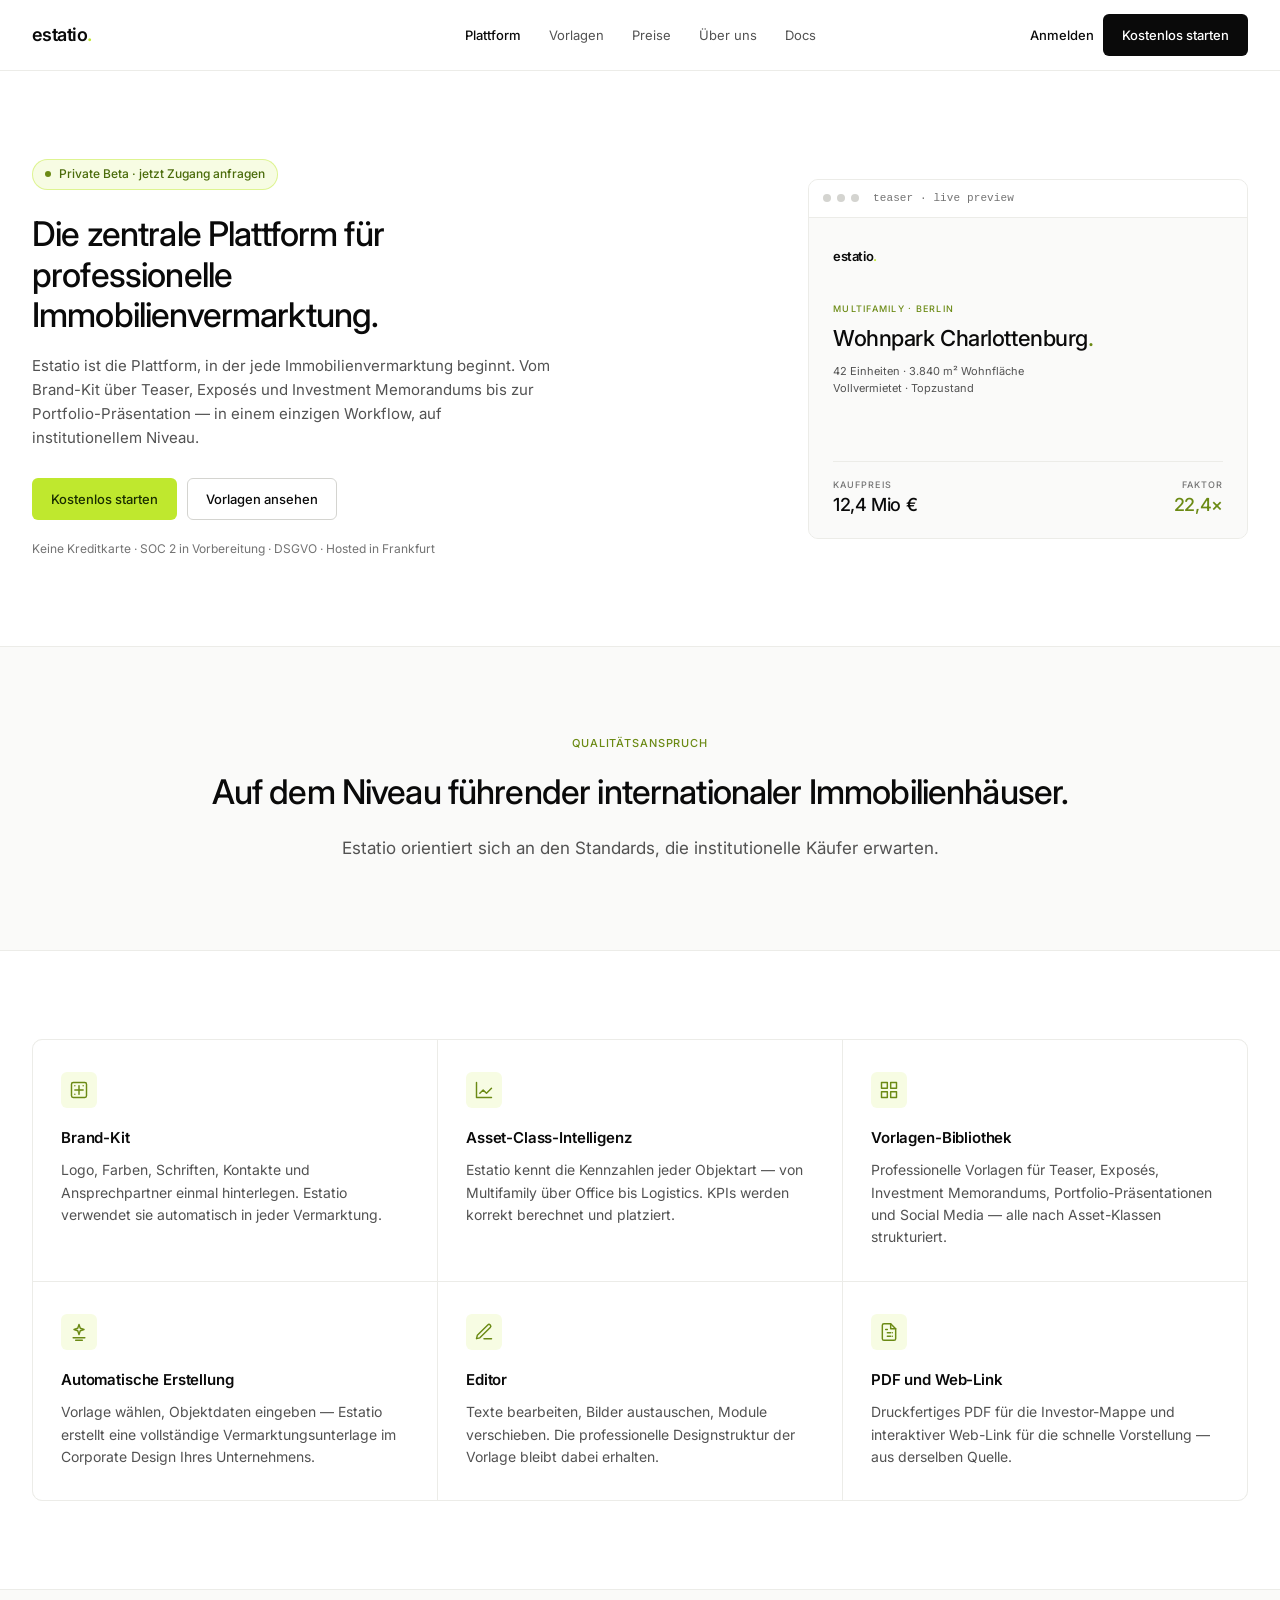
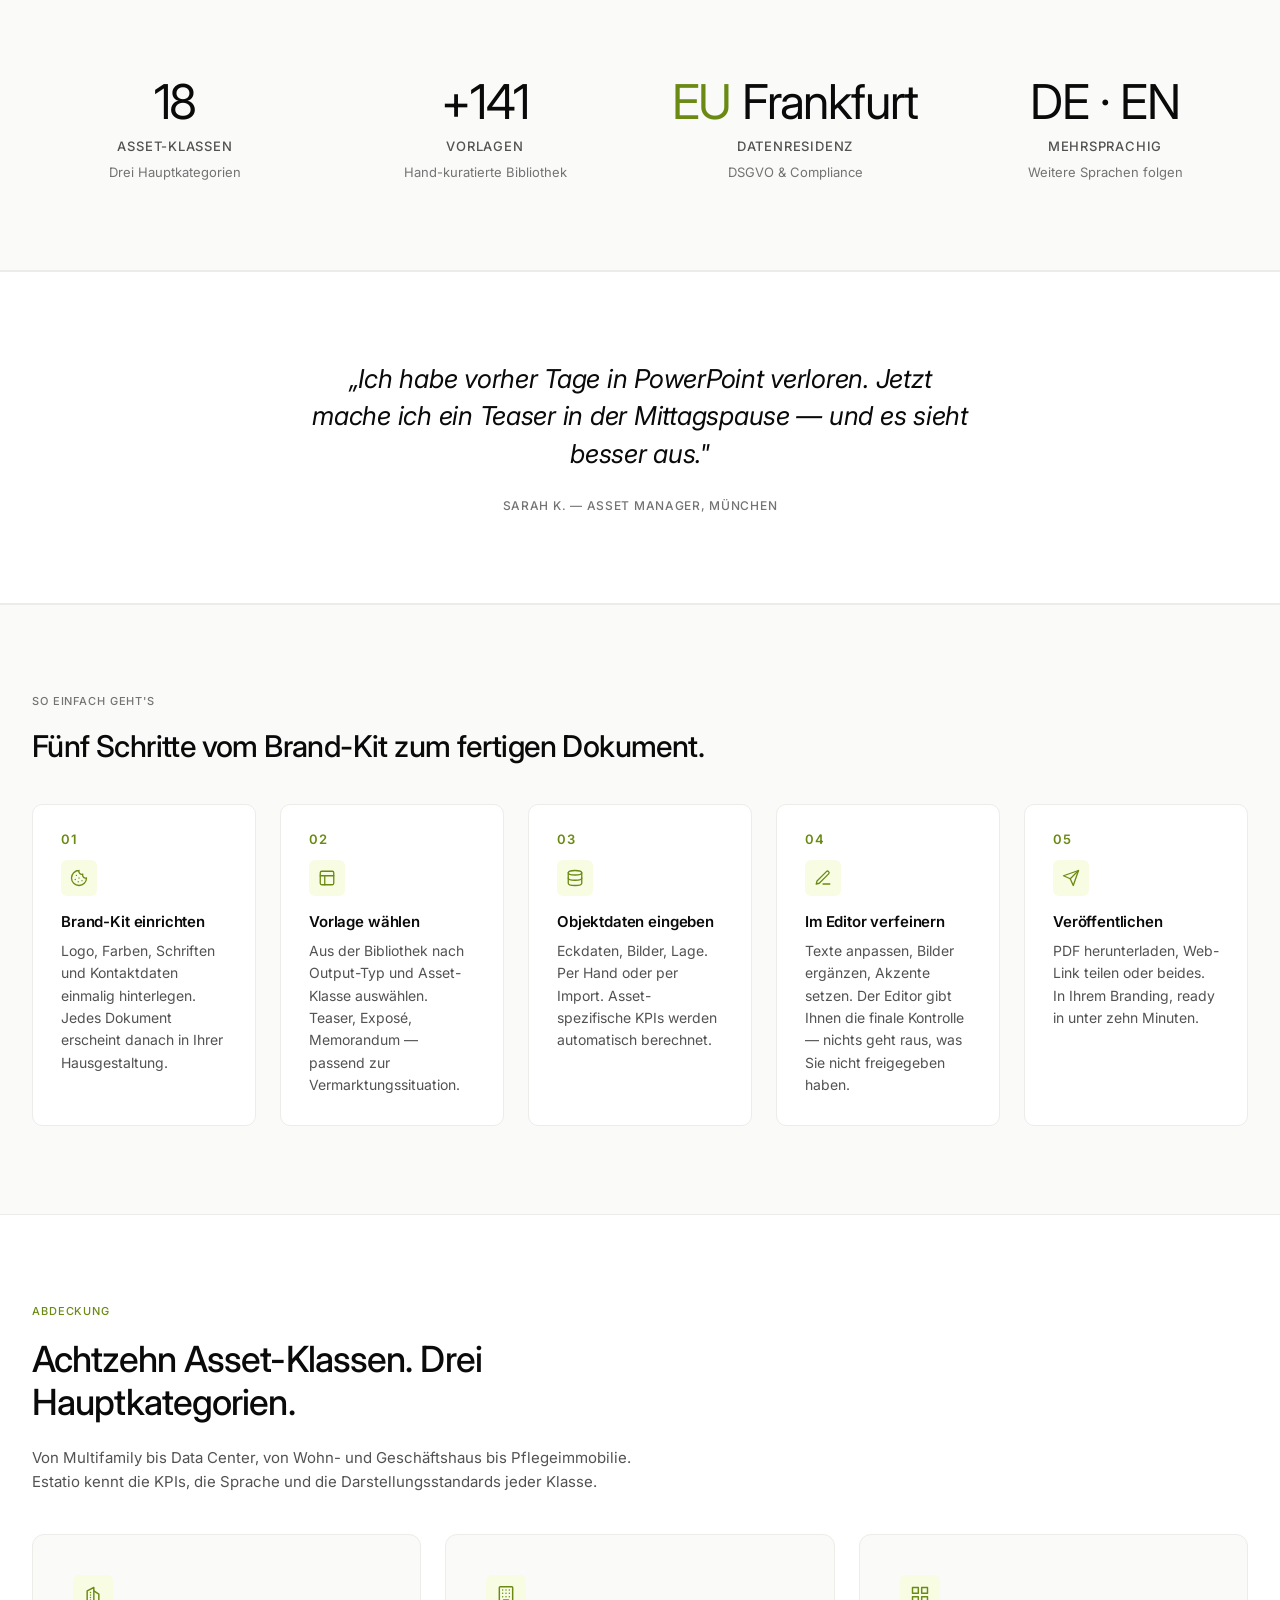
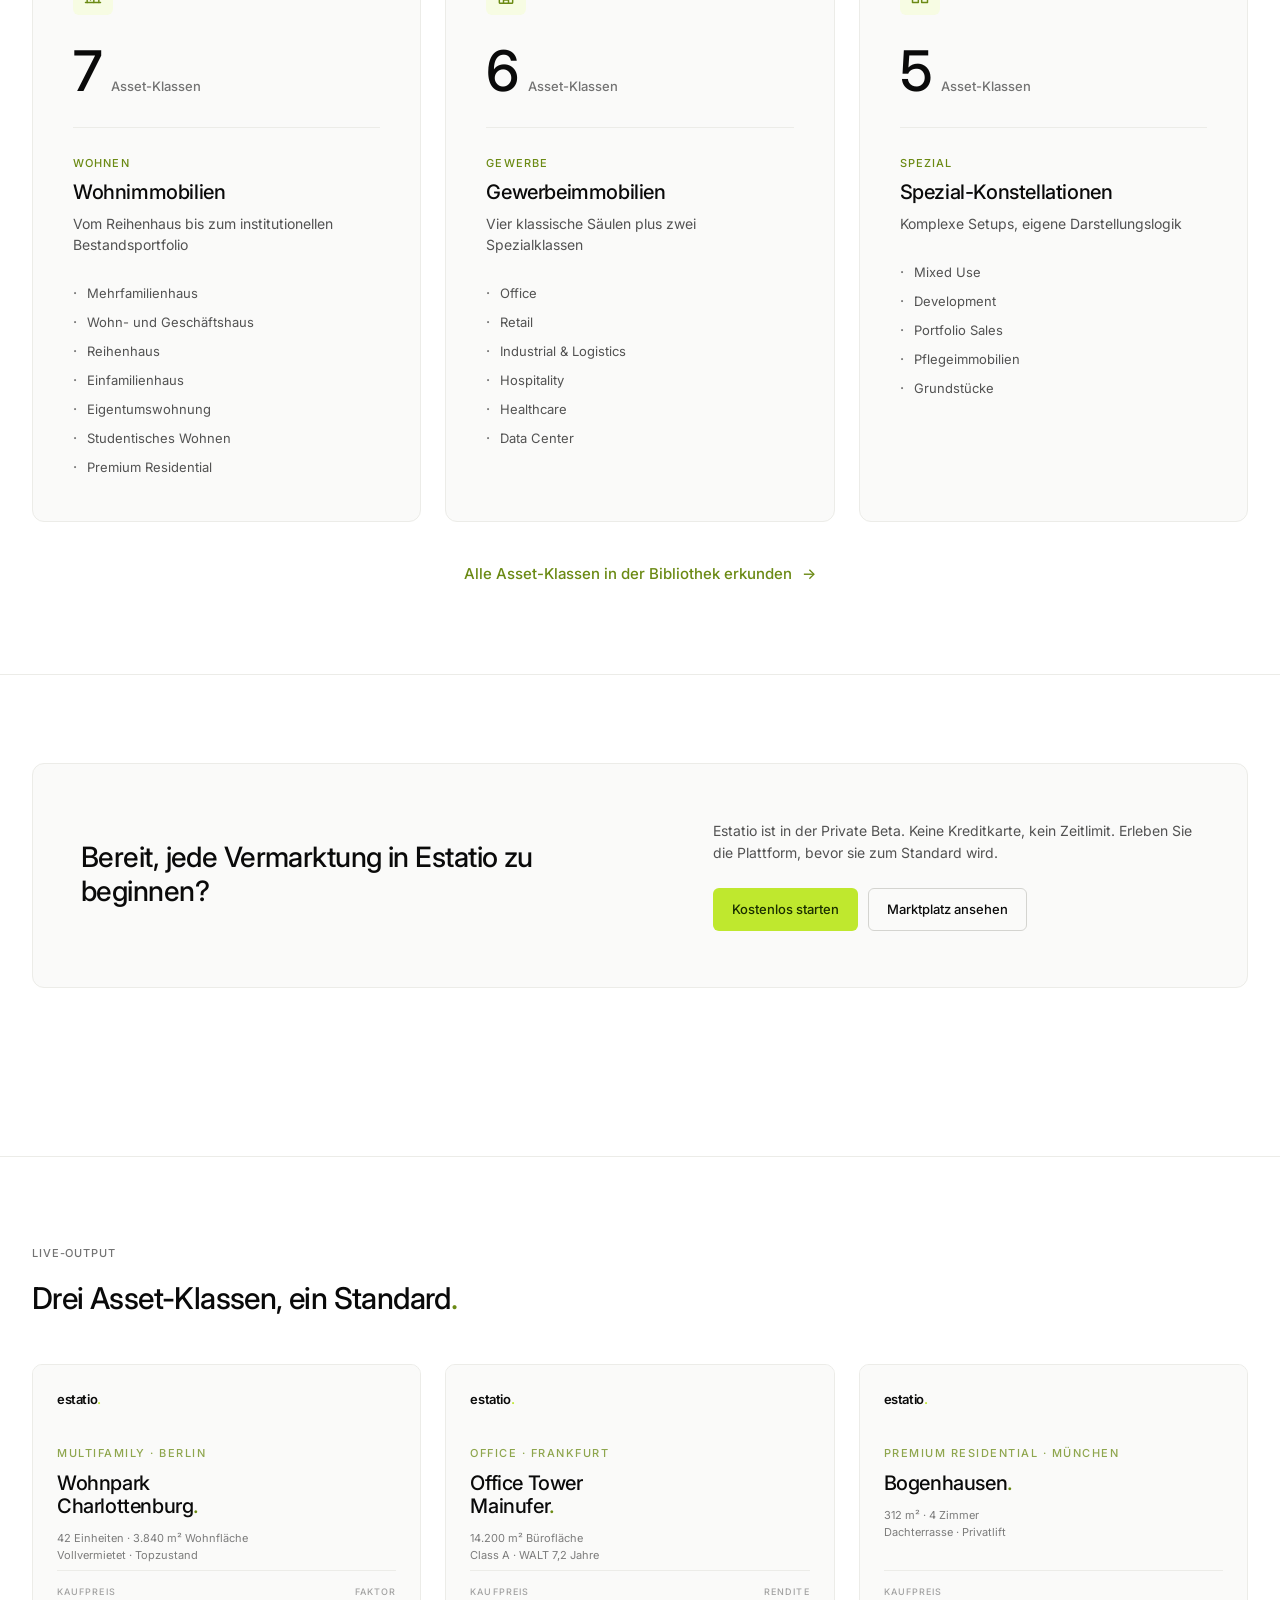
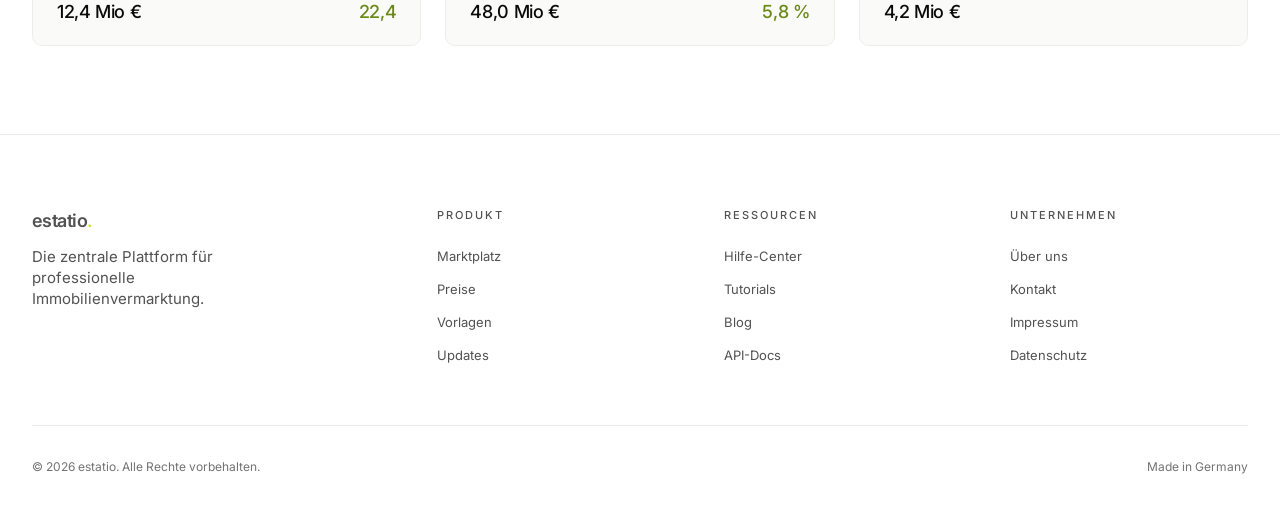
<file: index.html>
<!DOCTYPE html>
<html lang="de">
<head>
<meta charset="UTF-8" />
<meta name="viewport" content="width=device-width, initial-scale=1.0" />
<title>estatio. — Die zentrale Plattform für professionelle Immobilienvermarktung.</title>
<meta name="description" content="Estatio ist die Plattform, in der jede Immobilienvermarktung beginnt. Vom Brand-Kit über Teaser, Exposés und Investment Memorandums bis zur Portfolio-Präsentation — in einem einzigen Workflow." />
<link rel="stylesheet" href="styles.css" />
</head>
<body class="page-index">

<nav class="nav">
  <div class="nav-inner">
    <a href="index.html" class="logo">estatio<span class="lime-dot">.</span></a>
    <div class="nav-links">
      <a href="index.html" class="active">Plattform</a>
      <a href="#">Vorlagen</a>
      <a href="pricing.html">Preise</a>
      <a href="#">Über uns</a>
      <a href="#">Docs</a>
    </div>
    <div class="nav-cta">
      <a href="login.html" class="btn btn-text">Anmelden</a>
      <a href="signup.html" class="btn btn-dark">Kostenlos starten</a>
    </div>
  </div>
</nav>

<section class="hero">
  <div class="container">
    <div class="hero-grid">
      <div class="hero-content">
        <div class="hero-tag">
          <span class="hero-tag-dot"></span>
          <span>Private Beta · jetzt Zugang anfragen</span>
        </div>

        <h1 class="hero-headline">Die zentrale Plattform für professionelle Immobilienvermarktung.</h1>

        <p class="hero-sub">
          Estatio ist die Plattform, in der jede Immobilienvermarktung beginnt. Vom Brand-Kit über Teaser, Exposés und Investment Memorandums bis zur Portfolio-Präsentation — in einem einzigen Workflow, auf institutionellem Niveau.
        </p>

        <div class="hero-actions">
          <a href="signup.html" class="btn btn-primary">Kostenlos starten</a>
          <a href="marketplace.html" class="btn btn-ghost">Vorlagen ansehen</a>
        </div>

        <p class="hero-security">Keine Kreditkarte · SOC 2 in Vorbereitung · DSGVO · Hosted in Frankfurt</p>
      </div>

      <div class="hero-preview-wrap">
        <div class="hero-preview-card">
          <div class="hero-preview-chrome">
            <span class="hero-preview-dot"></span>
            <span class="hero-preview-dot"></span>
            <span class="hero-preview-dot"></span>
            <span class="hero-preview-url">teaser · live preview</span>
          </div>
          <div class="hero-preview-body">
            <div class="hero-preview-logo">estatio<span class="lime-dot">.</span></div>
            <div class="hero-preview-eyebrow">Multifamily · Berlin</div>
            <div class="hero-preview-title">Wohnpark Charlottenburg<span class="accent-dot">.</span></div>
            <div class="hero-preview-meta">42 Einheiten · 3.840 m² Wohnfläche<br/>Vollvermietet · Topzustand</div>
            <div class="hero-preview-footer">
              <div>
                <div class="hero-preview-label">Kaufpreis</div>
                <div class="hero-preview-value">12,4 Mio €</div>
              </div>
              <div class="hero-preview-stat-right">
                <div class="hero-preview-label">Faktor</div>
                <div class="hero-preview-value hero-preview-value-factor">22,4×</div>
              </div>
            </div>
          </div>
        </div>
      </div>
    </div>
  </div>
</section>

<section class="quality-strip">
  <div class="container quality-strip-inner">
    <span class="eyebrow eyebrow-lime">Qualitätsanspruch</span>
    <h2 class="quality-headline">Auf dem Niveau führender internationaler Immobilienhäuser.</h2>
    <p class="quality-subline">Estatio orientiert sich an den Standards, die institutionelle Käufer erwarten.</p>
  </div>
</section>

<section class="section section-features">
  <div class="container">
    <div class="features features-index">
      <div class="feature feature-index">
        <div class="feature-icon-box">
          <svg xmlns="http://www.w3.org/2000/svg" width="20" height="20" viewBox="0 0 24 24" fill="none" stroke="currentColor" stroke-width="1.75" stroke-linecap="round" stroke-linejoin="round"><rect x="3" y="3" width="18" height="18" rx="2"/><path d="M7 7h.01"/><path d="M17 7h.01"/><path d="M7 17h.01"/><path d="M12 7v10"/><path d="M7 12h10"/></svg>
        </div>
        <h3>Brand-Kit</h3>
        <p>Logo, Farben, Schriften, Kontakte und Ansprechpartner einmal hinterlegen. Estatio verwendet sie automatisch in jeder Vermarktung.</p>
      </div>
      <div class="feature feature-index">
        <div class="feature-icon-box">
          <svg xmlns="http://www.w3.org/2000/svg" width="20" height="20" viewBox="0 0 24 24" fill="none" stroke="currentColor" stroke-width="1.75" stroke-linecap="round" stroke-linejoin="round"><path d="M3 3v18h18"/><path d="M7 16l4-4 4 4 6-6"/></svg>
        </div>
        <h3>Asset-Class-Intelligenz</h3>
        <p>Estatio kennt die Kennzahlen jeder Objektart — von Multifamily über Office bis Logistics. KPIs werden korrekt berechnet und platziert.</p>
      </div>
      <div class="feature feature-index">
        <div class="feature-icon-box">
          <svg xmlns="http://www.w3.org/2000/svg" width="20" height="20" viewBox="0 0 24 24" fill="none" stroke="currentColor" stroke-width="1.75" stroke-linecap="round" stroke-linejoin="round"><rect x="3" y="3" width="7" height="7"/><rect x="14" y="3" width="7" height="7"/><rect x="3" y="14" width="7" height="7"/><rect x="14" y="14" width="7" height="7"/></svg>
        </div>
        <h3>Vorlagen-Bibliothek</h3>
        <p>Professionelle Vorlagen für Teaser, Exposés, Investment Memorandums, Portfolio-Präsentationen und Social Media — alle nach Asset-Klassen strukturiert.</p>
      </div>
      <div class="feature feature-index">
        <div class="feature-icon-box">
          <svg xmlns="http://www.w3.org/2000/svg" width="20" height="20" viewBox="0 0 24 24" fill="none" stroke="currentColor" stroke-width="1.75" stroke-linecap="round" stroke-linejoin="round"><path d="M12 3l1.5 4.5L18 9l-4.5 1.5L12 15l-1.5-4.5L6 9l4.5-1.5L12 3z"/><path d="M5 19h14"/><path d="M8 22h8"/></svg>
        </div>
        <h3>Automatische Erstellung</h3>
        <p>Vorlage wählen, Objektdaten eingeben — Estatio erstellt eine vollständige Vermarktungsunterlage im Corporate Design Ihres Unternehmens.</p>
      </div>
      <div class="feature feature-index">
        <div class="feature-icon-box">
          <svg xmlns="http://www.w3.org/2000/svg" width="20" height="20" viewBox="0 0 24 24" fill="none" stroke="currentColor" stroke-width="1.75" stroke-linecap="round" stroke-linejoin="round"><path d="M12 20h9"/><path d="M16.5 3.5a2.12 2.12 0 0 1 3 3L7 19l-4 1 1-4L16.5 3.5z"/></svg>
        </div>
        <h3>Editor</h3>
        <p>Texte bearbeiten, Bilder austauschen, Module verschieben. Die professionelle Designstruktur der Vorlage bleibt dabei erhalten.</p>
      </div>
      <div class="feature feature-index">
        <div class="feature-icon-box">
          <svg xmlns="http://www.w3.org/2000/svg" width="20" height="20" viewBox="0 0 24 24" fill="none" stroke="currentColor" stroke-width="1.75" stroke-linecap="round" stroke-linejoin="round"><path d="M14 2H6a2 2 0 0 0-2 2v16a2 2 0 0 0 2 2h12a2 2 0 0 0 2-2V8z"/><path d="M14 2v6h6"/><path d="M10 13h4"/><path d="M10 17h4"/><path d="M10 9H8"/><path d="M16 13h.01"/><path d="M16 17h.01"/></svg>
        </div>
        <h3>PDF und Web-Link</h3>
        <p>Druckfertiges PDF für die Investor-Mappe und interaktiver Web-Link für die schnelle Vorstellung — aus derselben Quelle.</p>
      </div>
    </div>
  </div>
</section>

<section class="stats-bar">
  <div class="container">
    <div class="stats-grid">
      <div class="stat-item">
        <div class="stat-value">18</div>
        <div class="stat-term">Asset-Klassen</div>
        <p class="stat-sublabel">Drei Hauptkategorien</p>
      </div>
      <div class="stat-item">
        <div class="stat-value">+141</div>
        <div class="stat-term">Vorlagen</div>
        <p class="stat-sublabel">Hand-kuratierte Bibliothek</p>
      </div>
      <div class="stat-item">
        <div class="stat-value"><span class="stat-accent">EU</span> Frankfurt</div>
        <div class="stat-term">Datenresidenz</div>
        <p class="stat-sublabel">DSGVO &amp; Compliance</p>
      </div>
      <div class="stat-item">
        <div class="stat-value">DE · EN</div>
        <div class="stat-term">Mehrsprachig</div>
        <p class="stat-sublabel">Weitere Sprachen folgen</p>
      </div>
    </div>
  </div>
</section>

<section class="editorial-quote">
  <div class="editorial-quote-inner">
    <div class="editorial-quote-text">
      „Ich habe vorher Tage in PowerPoint verloren. Jetzt mache ich ein Teaser in der Mittagspause — und es sieht besser aus."
    </div>
    <div class="editorial-quote-meta">Sarah K. — Asset Manager, München</div>
  </div>
</section>

<section class="section section-soft section-steps">
  <div class="container">
    <div class="section-heading">
      <span class="eyebrow">So einfach geht's</span>
      <h2 class="heading-md">Fünf Schritte vom Brand-Kit zum fertigen Dokument.</h2>
    </div>

    <div class="steps steps-index steps-five">
      <div class="step step-card">
        <div class="step-num">01</div>
        <div class="step-icon-box">
          <svg xmlns="http://www.w3.org/2000/svg" width="18" height="18" viewBox="0 0 24 24" fill="none" stroke="currentColor" stroke-width="1.75" stroke-linecap="round" stroke-linejoin="round"><path d="M12 2a10 10 0 1 0 10 10 4 4 0 0 1-5-5 4 4 0 0 1-5-5"/><path d="M8.5 8.5v.01"/><path d="M16 15.5v.01"/><path d="M12 12v.01"/><path d="M11 17v.01"/><path d="M7 14v.01"/></svg>
        </div>
        <h4>Brand-Kit einrichten</h4>
        <p>Logo, Farben, Schriften und Kontaktdaten einmalig hinterlegen. Jedes Dokument erscheint danach in Ihrer Hausgestaltung.</p>
      </div>
      <div class="step step-card">
        <div class="step-num">02</div>
        <div class="step-icon-box">
          <svg xmlns="http://www.w3.org/2000/svg" width="18" height="18" viewBox="0 0 24 24" fill="none" stroke="currentColor" stroke-width="1.75" stroke-linecap="round" stroke-linejoin="round"><rect x="3" y="3" width="18" height="18" rx="2"/><path d="M3 9h18"/><path d="M9 21V9"/></svg>
        </div>
        <h4>Vorlage wählen</h4>
        <p>Aus der Bibliothek nach Output-Typ und Asset-Klasse auswählen. Teaser, Exposé, Memorandum — passend zur Vermarktungssituation.</p>
      </div>
      <div class="step step-card">
        <div class="step-num">03</div>
        <div class="step-icon-box">
          <svg xmlns="http://www.w3.org/2000/svg" width="18" height="18" viewBox="0 0 24 24" fill="none" stroke="currentColor" stroke-width="1.75" stroke-linecap="round" stroke-linejoin="round"><ellipse cx="12" cy="5" rx="9" ry="3"/><path d="M3 5v14c0 1.66 4.03 3 9 3s9-1.34 9-3V5"/><path d="M3 12c0 1.66 4.03 3 9 3s9-1.34 9-3"/></svg>
        </div>
        <h4>Objektdaten eingeben</h4>
        <p>Eckdaten, Bilder, Lage. Per Hand oder per Import. Asset-spezifische KPIs werden automatisch berechnet.</p>
      </div>
      <div class="step step-card">
        <div class="step-num">04</div>
        <div class="step-icon-box">
          <svg xmlns="http://www.w3.org/2000/svg" width="18" height="18" viewBox="0 0 24 24" fill="none" stroke="currentColor" stroke-width="1.75" stroke-linecap="round" stroke-linejoin="round"><path d="M12 20h9"/><path d="M16.5 3.5a2.12 2.12 0 0 1 3 3L7 19l-4 1 1-4Z"/></svg>
        </div>
        <h4>Im Editor verfeinern</h4>
        <p>Texte anpassen, Bilder ergänzen, Akzente setzen. Der Editor gibt Ihnen die finale Kontrolle — nichts geht raus, was Sie nicht freigegeben haben.</p>
      </div>
      <div class="step step-card">
        <div class="step-num">05</div>
        <div class="step-icon-box">
          <svg xmlns="http://www.w3.org/2000/svg" width="18" height="18" viewBox="0 0 24 24" fill="none" stroke="currentColor" stroke-width="1.75" stroke-linecap="round" stroke-linejoin="round"><path d="m22 2-7 20-4-9-9-4Z"/><path d="M22 2 11 13"/></svg>
        </div>
        <h4>Veröffentlichen</h4>
        <p>PDF herunterladen, Web-Link teilen oder beides. In Ihrem Branding, ready in unter zehn Minuten.</p>
      </div>
    </div>
  </div>
</section>

<section class="section section-categories">
  <div class="container">
    <div class="section-heading section-heading-categories">
      <span class="eyebrow eyebrow-lime">Abdeckung</span>
      <h2 class="heading-categories">Achtzehn Asset-Klassen. Drei Hauptkategorien.</h2>
      <p class="section-sub">Von Multifamily bis Data Center, von Wohn- und Geschäftshaus bis Pflegeimmobilie. Estatio kennt die KPIs, die Sprache und die Darstellungsstandards jeder Klasse.</p>
    </div>

    <div class="category-cards">
      <article class="category-card">
        <div class="category-card-icon">
          <svg xmlns="http://www.w3.org/2000/svg" width="20" height="20" viewBox="0 0 24 24" fill="none" stroke="currentColor" stroke-width="1.75" stroke-linecap="round" stroke-linejoin="round"><path d="M3 21h18"/><path d="M5 21V7l8-4v18"/><path d="M19 21V11l-6-4"/><path d="M9 9v.01"/><path d="M9 12v.01"/><path d="M9 15v.01"/><path d="M9 18v.01"/></svg>
        </div>
        <div class="category-stat">
          <span class="category-stat-num">7</span>
          <span class="category-stat-label">Asset-Klassen</span>
        </div>
        <div class="category-card-divider"></div>
        <span class="category-card-eyebrow">Wohnen</span>
        <h3 class="category-card-title">Wohnimmobilien</h3>
        <p class="category-card-desc">Vom Reihenhaus bis zum institutionellen Bestandsportfolio</p>
        <ul class="category-card-list">
          <li>Mehrfamilienhaus</li>
          <li>Wohn- und Geschäftshaus</li>
          <li>Reihenhaus</li>
          <li>Einfamilienhaus</li>
          <li>Eigentumswohnung</li>
          <li>Studentisches Wohnen</li>
          <li>Premium Residential</li>
        </ul>
      </article>

      <article class="category-card">
        <div class="category-card-icon">
          <svg xmlns="http://www.w3.org/2000/svg" width="20" height="20" viewBox="0 0 24 24" fill="none" stroke="currentColor" stroke-width="1.75" stroke-linecap="round" stroke-linejoin="round"><rect x="4" y="2" width="16" height="20" rx="1"/><path d="M9 22v-4h6v4"/><path d="M8 6h.01"/><path d="M16 6h.01"/><path d="M12 6h.01"/><path d="M12 10h.01"/><path d="M12 14h.01"/><path d="M16 10h.01"/><path d="M16 14h.01"/><path d="M8 10h.01"/><path d="M8 14h.01"/></svg>
        </div>
        <div class="category-stat">
          <span class="category-stat-num">6</span>
          <span class="category-stat-label">Asset-Klassen</span>
        </div>
        <div class="category-card-divider"></div>
        <span class="category-card-eyebrow">Gewerbe</span>
        <h3 class="category-card-title">Gewerbeimmobilien</h3>
        <p class="category-card-desc">Vier klassische Säulen plus zwei Spezialklassen</p>
        <ul class="category-card-list">
          <li>Office</li>
          <li>Retail</li>
          <li>Industrial &amp; Logistics</li>
          <li>Hospitality</li>
          <li>Healthcare</li>
          <li>Data Center</li>
        </ul>
      </article>

      <article class="category-card">
        <div class="category-card-icon">
          <svg xmlns="http://www.w3.org/2000/svg" width="20" height="20" viewBox="0 0 24 24" fill="none" stroke="currentColor" stroke-width="1.75" stroke-linecap="round" stroke-linejoin="round"><rect x="3" y="3" width="7" height="7"/><rect x="14" y="3" width="7" height="7"/><rect x="3" y="14" width="7" height="7"/><rect x="14" y="14" width="7" height="7"/></svg>
        </div>
        <div class="category-stat">
          <span class="category-stat-num">5</span>
          <span class="category-stat-label">Asset-Klassen</span>
        </div>
        <div class="category-card-divider"></div>
        <span class="category-card-eyebrow">Spezial</span>
        <h3 class="category-card-title">Spezial-Konstellationen</h3>
        <p class="category-card-desc">Komplexe Setups, eigene Darstellungslogik</p>
        <ul class="category-card-list">
          <li>Mixed Use</li>
          <li>Development</li>
          <li>Portfolio Sales</li>
          <li>Pflegeimmobilien</li>
          <li>Grundstücke</li>
        </ul>
      </article>
    </div>

    <a href="marketplace.html" class="category-explore-link">Alle Asset-Klassen in der Bibliothek erkunden</a>
  </div>
</section>

<section class="section section-cta">
  <div class="container">
    <div class="cta-band">
      <div>
        <h2>Bereit, jede Vermarktung in Estatio zu beginnen?</h2>
      </div>
      <div>
        <p>Estatio ist in der Private Beta. Keine Kreditkarte, kein Zeitlimit. Erleben Sie die Plattform, bevor sie zum Standard wird.</p>
        <div class="cta-actions">
          <a href="signup.html" class="btn btn-primary">Kostenlos starten</a>
          <a href="marketplace.html" class="btn btn-ghost">Marktplatz ansehen</a>
        </div>
      </div>
    </div>
  </div>
</section>

<section class="section section-showcase">
  <div class="container">
    <div class="section-heading section-heading-compact">
      <span class="eyebrow">Live-Output</span>
      <h2 class="heading-md">Drei Asset-Klassen, ein Standard<span class="accent-dot">.</span></h2>
    </div>

    <div class="showcase">
      <div class="expo-card">
        <div class="expo-preview">
          <div class="expo-mini-logo">estatio<span class="lime-dot">.</span></div>
          <div class="expo-eyebrow">Multifamily · Berlin</div>
          <div class="expo-title">Wohnpark<br/>Charlottenburg<span class="accent-dot">.</span></div>
          <div class="expo-meta">42 Einheiten · 3.840 m² Wohnfläche<br/>Vollvermietet · Topzustand</div>
          <div class="expo-footer">
            <div>
              <div class="expo-price-label">Kaufpreis</div>
              <div class="expo-price">12,4 Mio €</div>
            </div>
            <div class="expo-stat-right">
              <div class="expo-price-label">Faktor</div>
              <div class="expo-price expo-price-accent">22,4</div>
            </div>
          </div>
        </div>
      </div>

      <div class="expo-card">
        <div class="expo-preview">
          <div class="expo-mini-logo">estatio<span class="lime-dot">.</span></div>
          <div class="expo-eyebrow">Office · Frankfurt</div>
          <div class="expo-title">Office Tower<br/>Mainufer<span class="accent-dot">.</span></div>
          <div class="expo-meta">14.200 m² Bürofläche<br/>Class A · WALT 7,2 Jahre</div>
          <div class="expo-footer">
            <div>
              <div class="expo-price-label">Kaufpreis</div>
              <div class="expo-price">48,0 Mio €</div>
            </div>
            <div class="expo-stat-right">
              <div class="expo-price-label">Rendite</div>
              <div class="expo-price expo-price-accent">5,8 %</div>
            </div>
          </div>
        </div>
      </div>

      <div class="expo-card">
        <div class="expo-preview">
          <div class="expo-mini-logo">estatio<span class="lime-dot">.</span></div>
          <div class="expo-eyebrow">Premium Residential · München</div>
          <div class="expo-title">Bogenhausen<span class="accent-dot">.</span></div>
          <div class="expo-meta">312 m² · 4 Zimmer<br/>Dachterrasse · Privatlift</div>
          <div class="expo-footer">
            <div>
              <div class="expo-price-label">Kaufpreis</div>
              <div class="expo-price">4,2 Mio €</div>
            </div>
          </div>
        </div>
      </div>
    </div>
  </div>
</section>

<footer class="footer">
  <div class="container">
    <div class="footer-grid">
      <div class="footer-brand">
        <a href="index.html" class="logo">estatio<span class="lime-dot">.</span></a>
        <p class="footer-tag">Die zentrale Plattform für professionelle Immobilienvermarktung.</p>
      </div>
      <div>
        <h5>Produkt</h5>
        <ul>
          <li><a href="marketplace.html">Marktplatz</a></li>
          <li><a href="pricing.html">Preise</a></li>
          <li><a href="#">Vorlagen</a></li>
          <li><a href="#">Updates</a></li>
        </ul>
      </div>
      <div>
        <h5>Ressourcen</h5>
        <ul>
          <li><a href="#">Hilfe-Center</a></li>
          <li><a href="#">Tutorials</a></li>
          <li><a href="#">Blog</a></li>
          <li><a href="#">API-Docs</a></li>
        </ul>
      </div>
      <div>
        <h5>Unternehmen</h5>
        <ul>
          <li><a href="#">Über uns</a></li>
          <li><a href="#">Kontakt</a></li>
          <li><a href="#">Impressum</a></li>
          <li><a href="#">Datenschutz</a></li>
        </ul>
      </div>
    </div>
    <div class="footer-bottom">
      <div>© 2026 estatio. Alle Rechte vorbehalten.</div>
      <div>Made in Germany</div>
    </div>
  </div>
</footer>

</body>
</html>
</file>
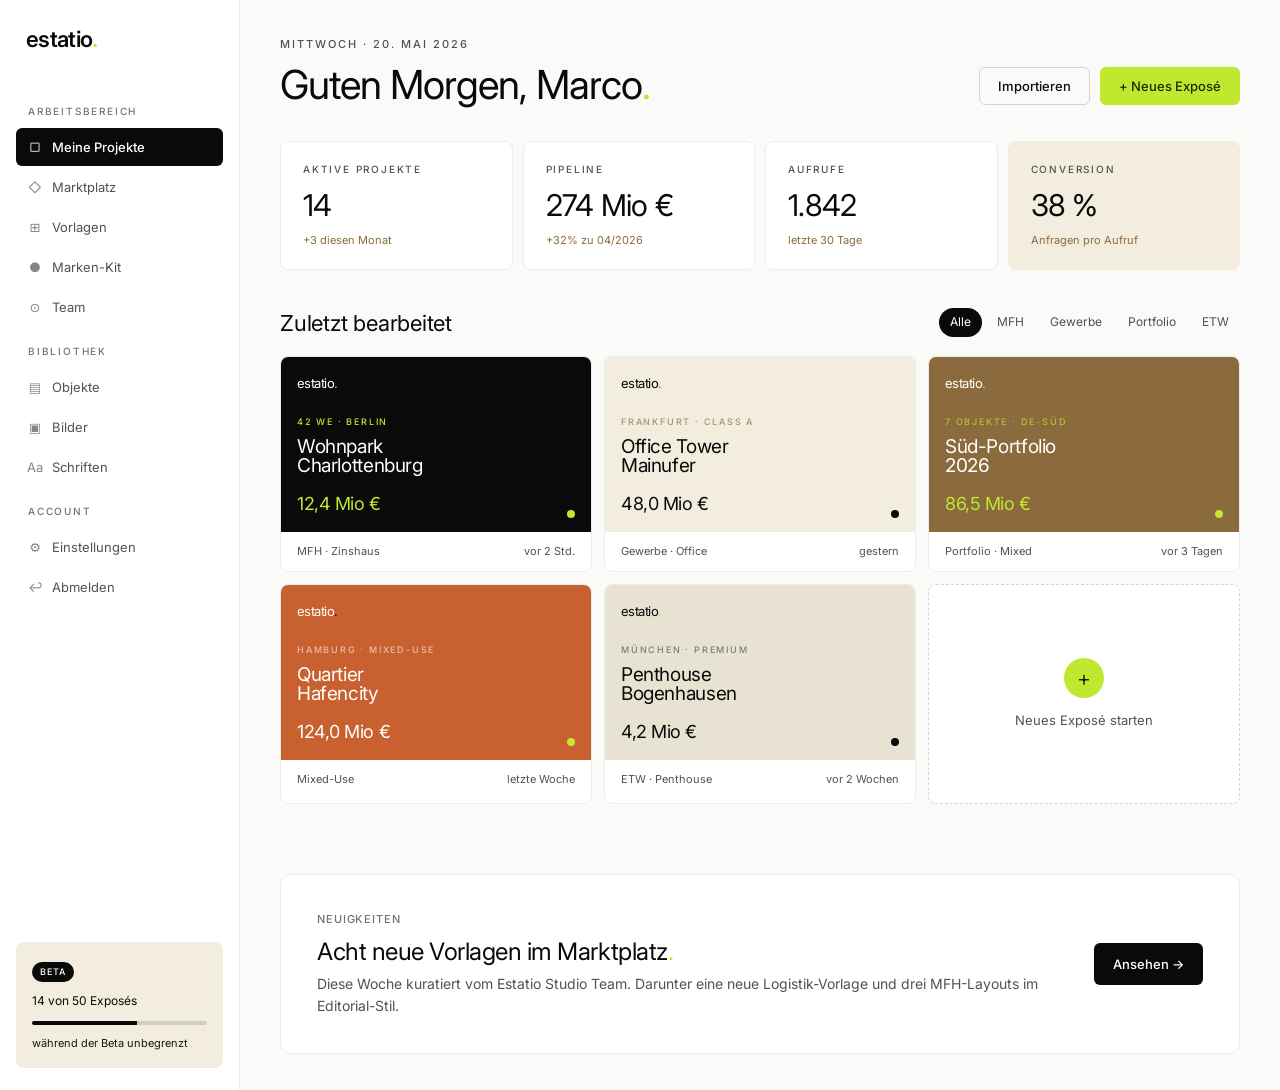
<file: dashboard.html>
<!DOCTYPE html>
<html lang="de">
<head>
<meta charset="UTF-8" />
<meta name="viewport" content="width=device-width, initial-scale=1.0" />
<title>Dashboard · estatio.</title>
<link rel="stylesheet" href="styles.css" />
</head>
<body>

<div class="app-shell">

  <aside class="sidebar">
    <a href="index.html" class="logo">estatio<span class="lime-dot">.</span></a>

    <div class="sidebar-section-label">Arbeitsbereich</div>
    <a href="dashboard.html" class="sidebar-item active">
      <span class="icon">▢</span>
      Meine Projekte
    </a>
    <a href="marketplace.html" class="sidebar-item">
      <span class="icon">◇</span>
      Marktplatz
    </a>
    <a href="#" class="sidebar-item">
      <span class="icon">⊞</span>
      Vorlagen
    </a>
    <a href="#" class="sidebar-item">
      <span class="icon">●</span>
      Marken-Kit
    </a>
    <a href="#" class="sidebar-item">
      <span class="icon">⊙</span>
      Team
    </a>

    <div class="sidebar-section-label">Bibliothek</div>
    <a href="#" class="sidebar-item">
      <span class="icon">▤</span>
      Objekte
    </a>
    <a href="#" class="sidebar-item">
      <span class="icon">▣</span>
      Bilder
    </a>
    <a href="#" class="sidebar-item">
      <span class="icon">Aa</span>
      Schriften
    </a>

    <div class="sidebar-section-label">Account</div>
    <a href="#" class="sidebar-item">
      <span class="icon">⚙</span>
      Einstellungen
    </a>
    <a href="index.html" class="sidebar-item">
      <span class="icon">↩</span>
      Abmelden
    </a>

    <div class="sidebar-footer">
      <span class="upgrade-tag">Beta</span>
      <div class="quota">14 von 50 Exposés</div>
      <div class="quota-bar"><div class="quota-fill"></div></div>
      <div style="font-size: 11px; color: var(--ink-soft);">während der Beta unbegrenzt</div>
    </div>
  </aside>

  <main class="main">

    <div class="main-header">
      <div>
        <div class="sub">Mittwoch · 20. Mai 2026</div>
        <h1>Guten Morgen, Marco<span class="lime-dot">.</span></h1>
      </div>
      <div class="main-actions">
        <button class="btn btn-ghost">Importieren</button>
        <button class="btn btn-primary">+ Neues Exposé</button>
      </div>
    </div>

    <div class="stats">
      <div class="stat">
        <div class="stat-label">Aktive Projekte</div>
        <div class="stat-value">14</div>
        <div class="stat-trend">+3 diesen Monat</div>
      </div>
      <div class="stat">
        <div class="stat-label">Pipeline</div>
        <div class="stat-value">274 Mio €</div>
        <div class="stat-trend">+32% zu 04/2026</div>
      </div>
      <div class="stat">
        <div class="stat-label">Aufrufe</div>
        <div class="stat-value">1.842</div>
        <div class="stat-trend">letzte 30 Tage</div>
      </div>
      <div class="stat cream">
        <div class="stat-label">Conversion</div>
        <div class="stat-value">38 %</div>
        <div class="stat-trend">Anfragen pro Aufruf</div>
      </div>
    </div>

    <div class="projects-row">
      <div class="title">Zuletzt bearbeitet</div>
      <div class="filters">
        <span class="mini-pill active">Alle</span>
        <span class="mini-pill">MFH</span>
        <span class="mini-pill">Gewerbe</span>
        <span class="mini-pill">Portfolio</span>
        <span class="mini-pill">ETW</span>
      </div>
    </div>

    <div class="projects">

      <div class="project-card">
        <div class="project-preview ink">
          <div style="font-family: var(--serif); font-size: 13px; letter-spacing: -0.04em;">estatio<span class="lime-dot">.</span></div>
          <div style="margin-top: 22px;">
            <div class="project-tag">42 WE · Berlin</div>
            <div class="project-title" style="margin-top: 8px;">Wohnpark<br/>Charlottenburg</div>
          </div>
          <div class="project-bottom">
            <div class="project-price" style="color: var(--lime);">12,4 Mio €</div>
            <div class="project-dot"></div>
          </div>
        </div>
        <div class="project-meta">
          <span>MFH · Zinshaus</span>
          <span>vor 2 Std.</span>
        </div>
      </div>

      <div class="project-card">
        <div class="project-preview cream">
          <div style="font-family: var(--serif); font-size: 13px; letter-spacing: -0.04em;">estatio<span style="color: var(--bronze);">.</span></div>
          <div style="margin-top: 22px;">
            <div class="project-tag" style="color: var(--bronze);">Frankfurt · Class A</div>
            <div class="project-title" style="margin-top: 8px;">Office Tower<br/>Mainufer</div>
          </div>
          <div class="project-bottom">
            <div class="project-price">48,0 Mio €</div>
            <div class="project-dot"></div>
          </div>
        </div>
        <div class="project-meta">
          <span>Gewerbe · Office</span>
          <span>gestern</span>
        </div>
      </div>

      <div class="project-card">
        <div class="project-preview bronze">
          <div style="font-family: var(--serif); font-size: 13px; letter-spacing: -0.04em;">estatio<span class="lime-dot">.</span></div>
          <div style="margin-top: 22px;">
            <div class="project-tag" style="color: var(--lime);">7 Objekte · DE-Süd</div>
            <div class="project-title" style="margin-top: 8px;">Süd-Portfolio<br/>2026</div>
          </div>
          <div class="project-bottom">
            <div class="project-price" style="color: var(--lime);">86,5 Mio €</div>
            <div class="project-dot"></div>
          </div>
        </div>
        <div class="project-meta">
          <span>Portfolio · Mixed</span>
          <span>vor 3 Tagen</span>
        </div>
      </div>

      <div class="project-card">
        <div class="project-preview terracotta">
          <div style="font-family: var(--serif); font-size: 13px; letter-spacing: -0.04em;">estatio<span style="color: var(--ink);">.</span></div>
          <div style="margin-top: 22px;">
            <div class="project-tag" style="color: rgba(255,255,255,0.85);">Hamburg · Mixed-Use</div>
            <div class="project-title" style="margin-top: 8px;">Quartier<br/>Hafencity</div>
          </div>
          <div class="project-bottom">
            <div class="project-price">124,0 Mio €</div>
            <div class="project-dot"></div>
          </div>
        </div>
        <div class="project-meta">
          <span>Mixed-Use</span>
          <span>letzte Woche</span>
        </div>
      </div>

      <div class="project-card">
        <div class="project-preview linen">
          <div style="font-family: var(--serif); font-size: 13px; letter-spacing: -0.04em;">estatio<span class="lime-dot">.</span></div>
          <div style="margin-top: 22px;">
            <div class="project-tag" style="color: var(--slate);">München · Premium</div>
            <div class="project-title" style="margin-top: 8px;">Penthouse<br/>Bogenhausen</div>
          </div>
          <div class="project-bottom">
            <div class="project-price">4,2 Mio €</div>
            <div class="project-dot"></div>
          </div>
        </div>
        <div class="project-meta">
          <span>ETW · Penthouse</span>
          <span>vor 2 Wochen</span>
        </div>
      </div>

      <a href="marketplace.html" class="project-add">
        <div class="add-circle">+</div>
        <div class="add-text">Neues Exposé starten</div>
      </a>

    </div>

    <div class="dashboard-callout">
      <div>
        <span class="eyebrow" style="margin-bottom: 10px; display: block;">Neuigkeiten</span>
        <h3>Acht neue Vorlagen im Marktplatz<span class="lime-dot">.</span></h3>
        <p>Diese Woche kuratiert vom Estatio Studio Team. Darunter eine neue Logistik-Vorlage und drei MFH-Layouts im Editorial-Stil.</p>
      </div>
      <a href="marketplace.html" class="btn btn-dark">Ansehen →</a>
    </div>

  </main>
</div>

</body>
</html>
</file>
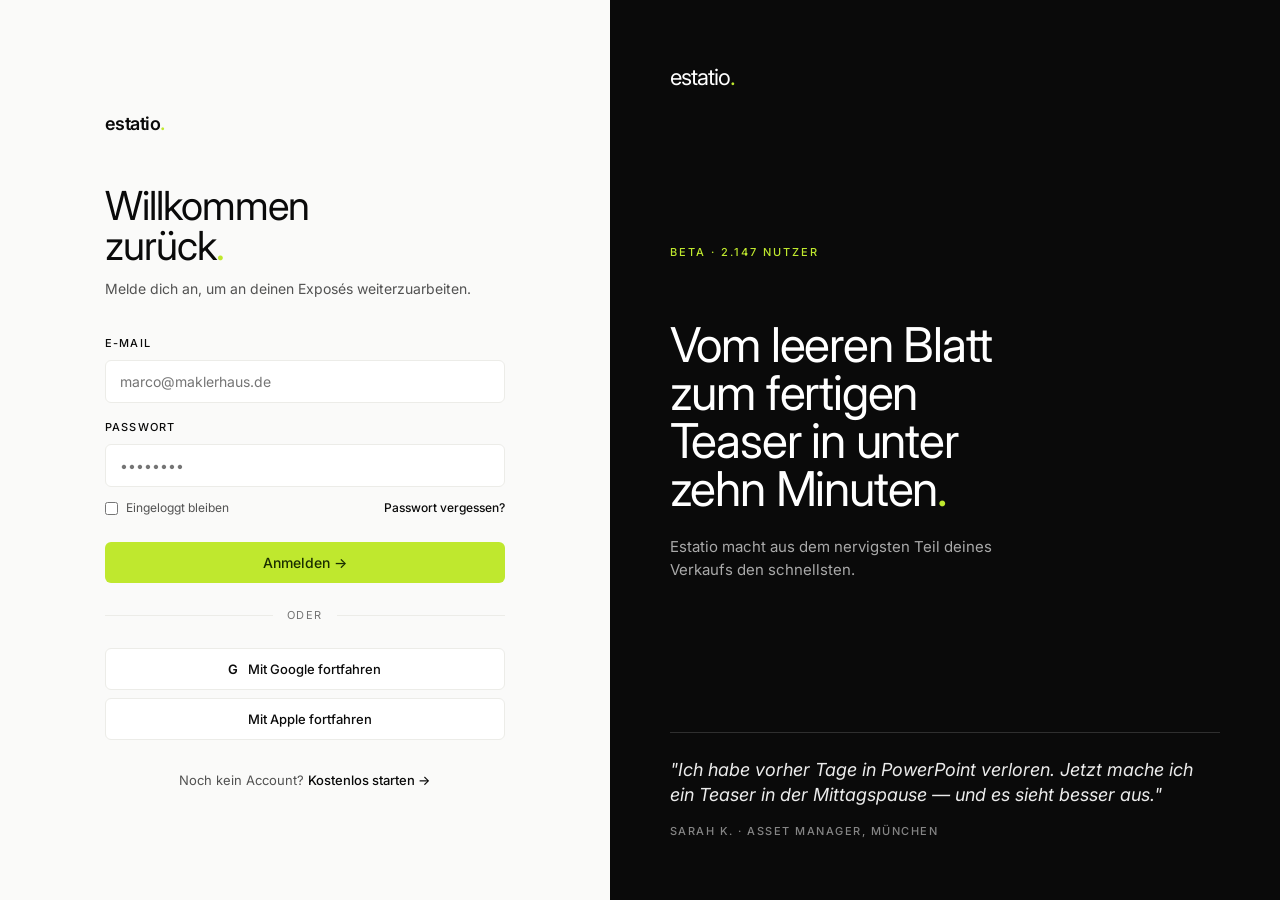
<file: login.html>
<!DOCTYPE html>
<html lang="de">
<head>
<meta charset="UTF-8" />
<meta name="viewport" content="width=device-width, initial-scale=1.0" />
<title>Anmelden · estatio.</title>
<link rel="stylesheet" href="styles.css" />
</head>
<body>

<div class="auth-page">

  <div class="auth-form-side">
    <div class="auth-form-inner">
      <a href="index.html" class="logo" style="display: block; margin-bottom: 48px;">estatio<span class="lime-dot">.</span></a>

      <h1>Willkommen<br/>zurück<span class="lime-dot">.</span></h1>
      <p class="sub">Melde dich an, um an deinen Exposés weiterzuarbeiten.</p>

      <form onsubmit="event.preventDefault(); window.location='dashboard.html';">
        <div class="field">
          <label for="email">E-Mail</label>
          <input type="email" id="email" placeholder="marco@maklerhaus.de" required />
        </div>

        <div class="field">
          <label for="password">Passwort</label>
          <input type="password" id="password" placeholder="••••••••" required />
        </div>

        <div class="field-row">
          <label style="display: flex; gap: 8px; align-items: center; cursor: pointer; text-transform: none; letter-spacing: 0; font-weight: 400;">
            <input type="checkbox" style="margin: 0;" />
            <span style="font-size: 12px;">Eingeloggt bleiben</span>
          </label>
          <a href="#">Passwort vergessen?</a>
        </div>

        <button type="submit" class="btn btn-primary btn-full">Anmelden →</button>
      </form>

      <div class="divider-or">oder</div>

      <button class="social-btn">
        <span style="font-weight: 600;">G</span>
        Mit Google fortfahren
      </button>
      <button class="social-btn">
        <span></span>
        Mit Apple fortfahren
      </button>

      <div class="auth-foot">
        Noch kein Account? <a href="signup.html">Kostenlos starten →</a>
      </div>
    </div>
  </div>

  <div class="auth-side">
    <div style="font-family: var(--serif); font-size: 22px; letter-spacing: -0.04em;">estatio<span class="lime-dot">.</span></div>

    <div>
      <div style="font-size: 11px; letter-spacing: 2px; text-transform: uppercase; color: var(--lime); margin-bottom: 20px; font-weight: 500;">Beta · 2.147 Nutzer</div>
      <h2 class="auth-side-headline">
        Vom leeren Blatt<br/>zum fertigen<br/>Teaser in unter<br/>zehn Minuten<span class="lime-dot">.</span>
      </h2>
      <p class="auth-side-sub">
        Estatio macht aus dem nervigsten Teil deines Verkaufs den schnellsten.
      </p>
    </div>

    <div>
      <div class="auth-quote">
        "Ich habe vorher Tage in PowerPoint verloren. Jetzt mache ich ein Teaser in der Mittagspause — und es sieht besser aus."
      </div>
      <div class="auth-quote-meta">
        Sarah K. · Asset Manager, München
      </div>
    </div>
  </div>

</div>

</body>
</html>
</file>
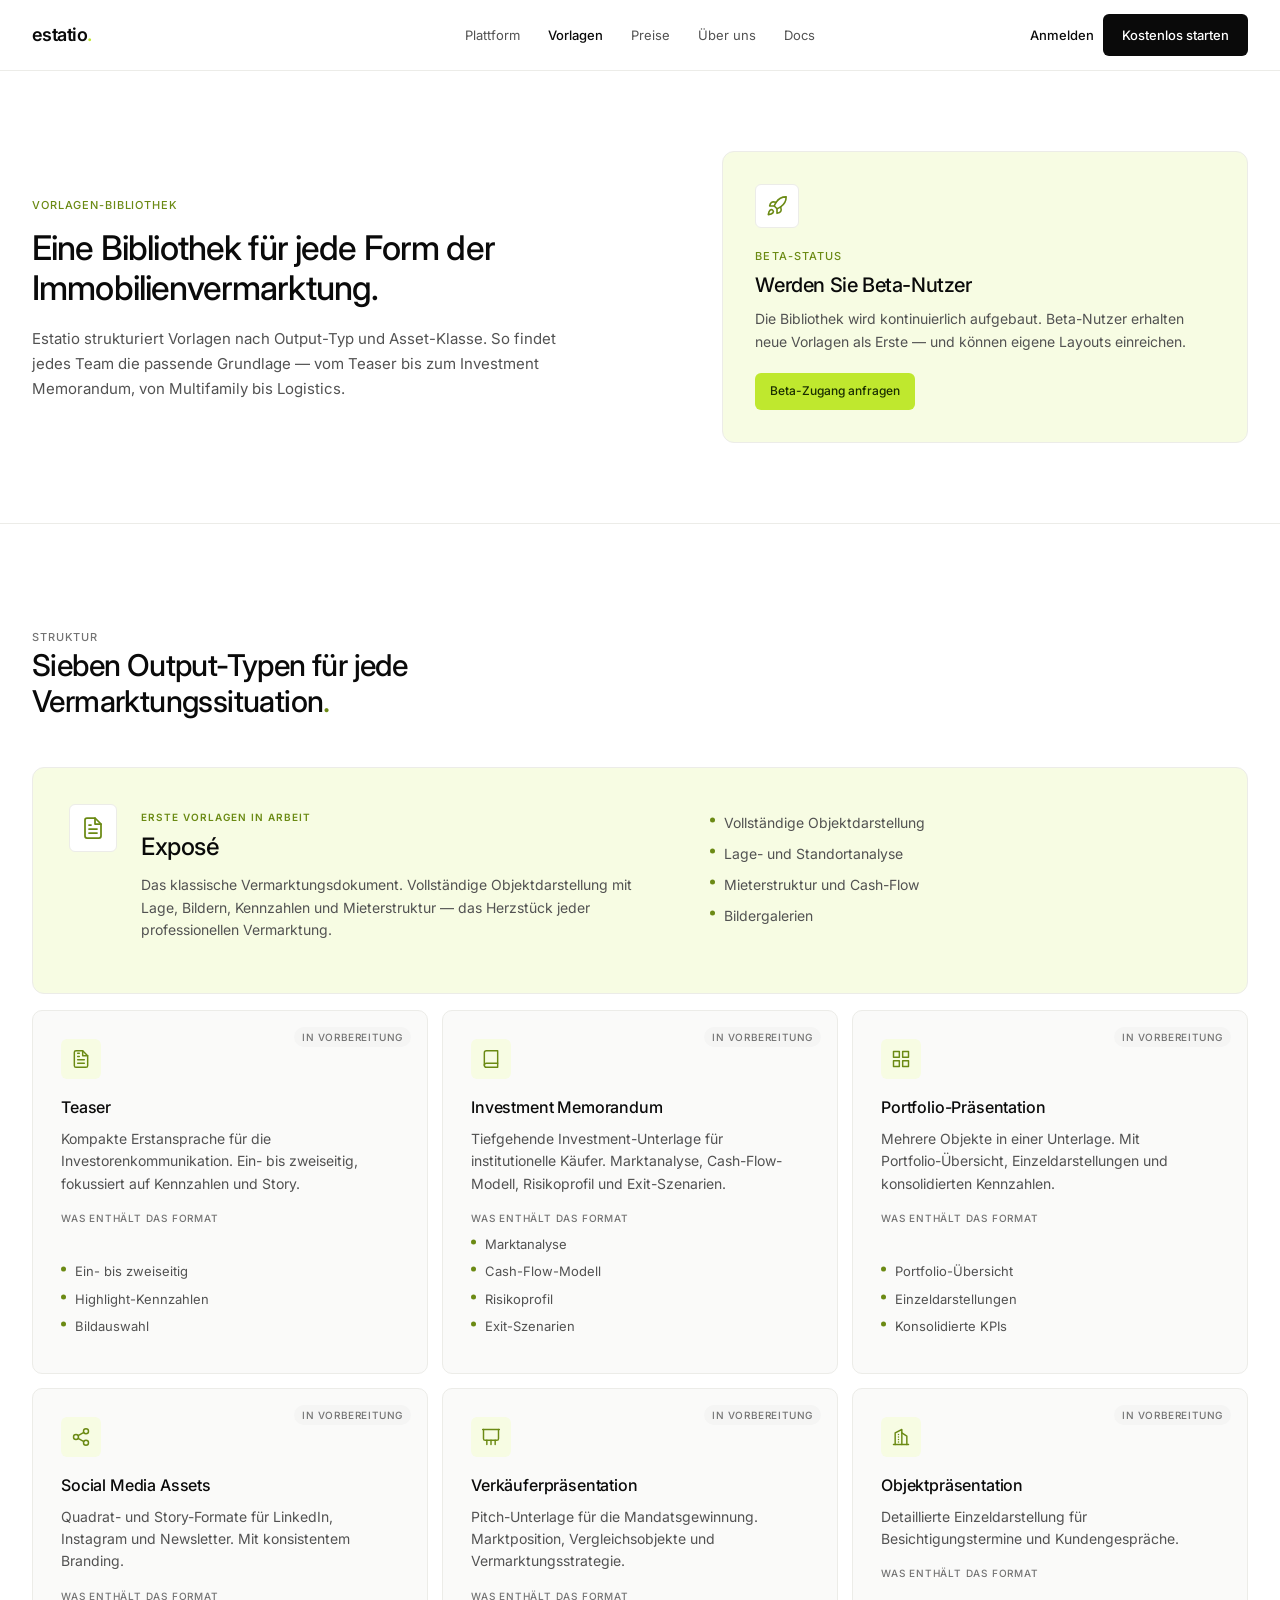
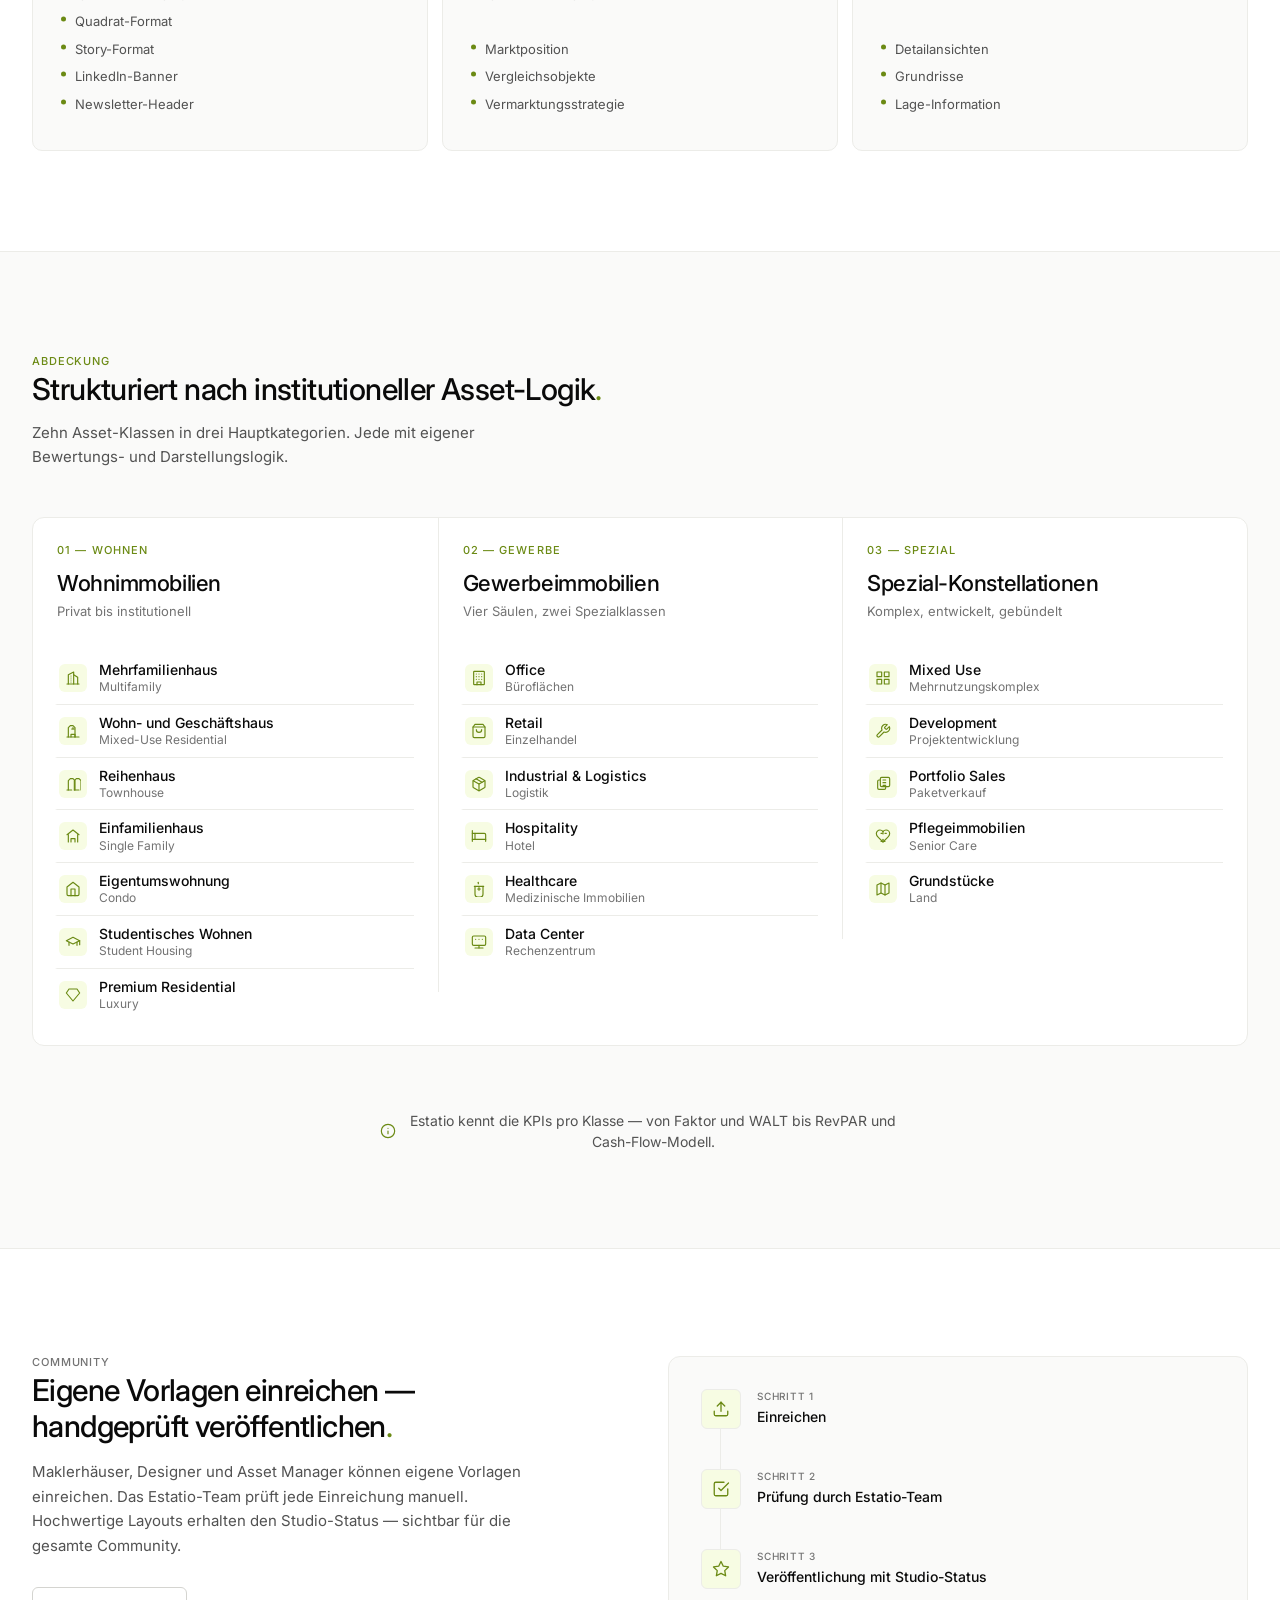
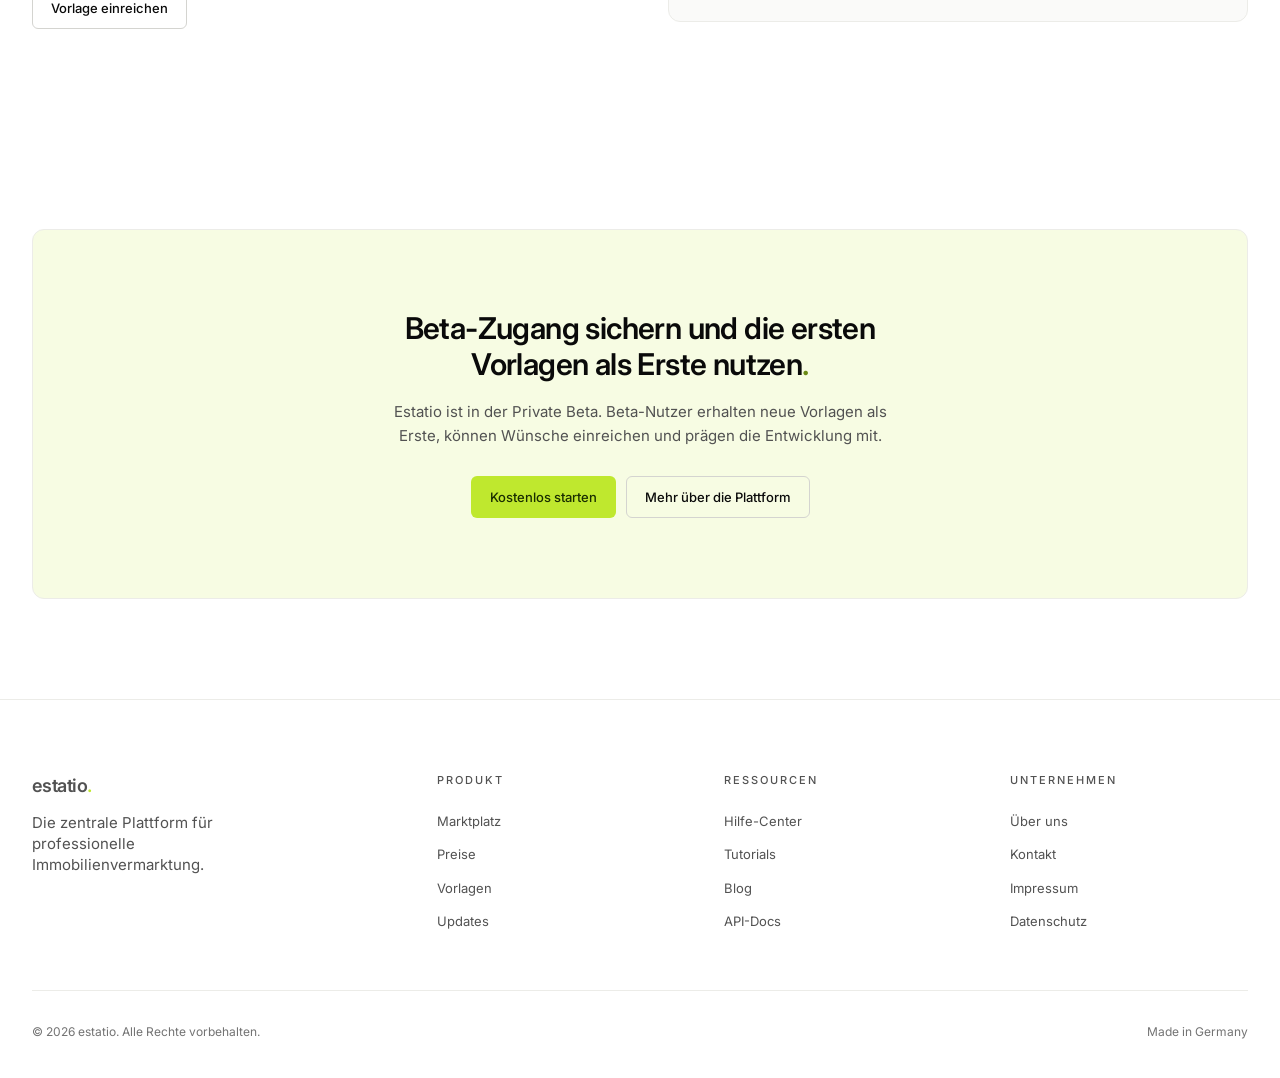
<file: marketplace.html>
<!DOCTYPE html>
<html lang="de">
<head>
<meta charset="UTF-8" />
<meta name="viewport" content="width=device-width, initial-scale=1.0" />
<title>Vorlagen-Bibliothek · estatio.</title>
<meta name="description" content="Estatio strukturiert Vorlagen nach Output-Typ und Asset-Klasse — vom Teaser bis zum Investment Memorandum, von Multifamily bis Logistics." />
<link rel="stylesheet" href="styles.css" />
</head>
<body class="page-marketplace">

<nav class="nav">
  <div class="nav-inner">
    <a href="index.html" class="logo">estatio<span class="lime-dot">.</span></a>
    <div class="nav-links">
      <a href="index.html">Plattform</a>
      <a href="marketplace.html" class="active">Vorlagen</a>
      <a href="pricing.html">Preise</a>
      <a href="#">Über uns</a>
      <a href="#">Docs</a>
    </div>
    <div class="nav-cta">
      <a href="login.html" class="btn btn-text">Anmelden</a>
      <a href="signup.html" class="btn btn-dark">Kostenlos starten</a>
    </div>
  </div>
</nav>

<section class="library-hero">
  <div class="container">
    <div class="library-hero-grid">
      <div class="library-hero-content">
        <span class="eyebrow eyebrow-lime">Vorlagen-Bibliothek</span>
        <h1 class="library-hero-headline">Eine Bibliothek für jede Form der Immobilienvermarktung.</h1>
        <p class="library-hero-sub">
          Estatio strukturiert Vorlagen nach Output-Typ und Asset-Klasse. So findet jedes Team die passende Grundlage — vom Teaser bis zum Investment Memorandum, von Multifamily bis Logistics.
        </p>
      </div>

      <div class="library-beta-card">
        <div class="library-beta-icon">
          <svg xmlns="http://www.w3.org/2000/svg" width="22" height="22" viewBox="0 0 24 24" fill="none" stroke="currentColor" stroke-width="1.75" stroke-linecap="round" stroke-linejoin="round"><path d="M4.5 16.5c-1.5 1.26-2 5-2 5s3.74-.5 5-2c.71-.84.7-2.13-.09-2.91a2.18 2.18 0 0 0-2.91-.09z"/><path d="M12 15l-3-3a22 22 0 0 1 2-3.95A12.88 12.88 0 0 1 22 2c0 2.72-.78 7.5-6 11a22.35 22.35 0 0 1-4 2z"/><path d="M9 12H4s.55-3.03 2-4c1.62-1.08 5 0 5 0"/><path d="M12 15v5s3.03-.55 4-2c1.08-1.62 0-5 0-5"/></svg>
        </div>
        <span class="library-beta-eyebrow">Beta-Status</span>
        <h2 class="library-beta-title">Werden Sie Beta-Nutzer</h2>
        <p class="library-beta-text">Die Bibliothek wird kontinuierlich aufgebaut. Beta-Nutzer erhalten neue Vorlagen als Erste — und können eigene Layouts einreichen.</p>
        <a href="signup.html" class="btn btn-primary btn-sm">Beta-Zugang anfragen</a>
      </div>
    </div>
  </div>
</section>

<section class="library-section library-section-output">
  <div class="container">
    <div class="library-section-header">
      <span class="eyebrow">Struktur</span>
      <h2 class="heading-md">Sieben Output-Typen für jede Vermarktungssituation<span class="accent-dot">.</span></h2>
    </div>

    <article class="output-featured">
      <div class="output-featured-main">
        <div class="output-icon-box output-icon-box-lg">
          <svg xmlns="http://www.w3.org/2000/svg" width="24" height="24" viewBox="0 0 24 24" fill="none" stroke="currentColor" stroke-width="1.75" stroke-linecap="round" stroke-linejoin="round"><path d="M14 2H6a2 2 0 0 0-2 2v16a2 2 0 0 0 2 2h12a2 2 0 0 0 2-2V8z"/><path d="M14 2v6h6"/><path d="M16 13H8"/><path d="M16 17H8"/><path d="M10 9H8"/></svg>
        </div>
        <div class="output-featured-text">
          <span class="output-featured-tag">Erste Vorlagen in Arbeit</span>
          <h3 class="output-featured-title">Exposé</h3>
          <p class="output-desc">Das klassische Vermarktungsdokument. Vollständige Objektdarstellung mit Lage, Bildern, Kennzahlen und Mieterstruktur — das Herzstück jeder professionellen Vermarktung.</p>
        </div>
      </div>
      <ul class="output-bullets output-bullets-featured">
        <li>Vollständige Objektdarstellung</li>
        <li>Lage- und Standortanalyse</li>
        <li>Mieterstruktur und Cash-Flow</li>
        <li>Bildergalerien</li>
      </ul>
    </article>

    <div class="output-grid">
      <article class="output-card">
        <span class="output-card-tag">In Vorbereitung</span>
        <div class="output-icon-box output-icon-box-md">
          <svg xmlns="http://www.w3.org/2000/svg" width="20" height="20" viewBox="0 0 24 24" fill="none" stroke="currentColor" stroke-width="1.75" stroke-linecap="round" stroke-linejoin="round"><path d="M14 2H6a2 2 0 0 0-2 2v16a2 2 0 0 0 2 2h12a2 2 0 0 0 2-2V8z"/><path d="M14 2v6h6"/><path d="M10 9H8"/><path d="M16 13H8"/><path d="M16 17H8"/><path d="M10 5H8"/></svg>
        </div>
        <h3 class="output-title">Teaser</h3>
        <p class="output-desc">Kompakte Erstansprache für die Investorenkommunikation. Ein- bis zweiseitig, fokussiert auf Kennzahlen und Story.</p>
        <p class="output-bullets-label">Was enthält das Format</p>
        <ul class="output-bullets">
          <li>Ein- bis zweiseitig</li>
          <li>Highlight-Kennzahlen</li>
          <li>Bildauswahl</li>
        </ul>
      </article>

      <article class="output-card">
        <span class="output-card-tag">In Vorbereitung</span>
        <div class="output-icon-box output-icon-box-md">
          <svg xmlns="http://www.w3.org/2000/svg" width="20" height="20" viewBox="0 0 24 24" fill="none" stroke="currentColor" stroke-width="1.75" stroke-linecap="round" stroke-linejoin="round"><path d="M4 19.5A2.5 2.5 0 0 1 6.5 17H20"/><path d="M6.5 2H20v20H6.5A2.5 2.5 0 0 1 4 19.5v-15A2.5 2.5 0 0 1 6.5 2z"/></svg>
        </div>
        <h3 class="output-title">Investment Memorandum</h3>
        <p class="output-desc">Tiefgehende Investment-Unterlage für institutionelle Käufer. Marktanalyse, Cash-Flow-Modell, Risikoprofil und Exit-Szenarien.</p>
        <p class="output-bullets-label">Was enthält das Format</p>
        <ul class="output-bullets">
          <li>Marktanalyse</li>
          <li>Cash-Flow-Modell</li>
          <li>Risikoprofil</li>
          <li>Exit-Szenarien</li>
        </ul>
      </article>

      <article class="output-card">
        <span class="output-card-tag">In Vorbereitung</span>
        <div class="output-icon-box output-icon-box-md">
          <svg xmlns="http://www.w3.org/2000/svg" width="20" height="20" viewBox="0 0 24 24" fill="none" stroke="currentColor" stroke-width="1.75" stroke-linecap="round" stroke-linejoin="round"><rect x="3" y="3" width="7" height="7"/><rect x="14" y="3" width="7" height="7"/><rect x="3" y="14" width="7" height="7"/><rect x="14" y="14" width="7" height="7"/></svg>
        </div>
        <h3 class="output-title">Portfolio-Präsentation</h3>
        <p class="output-desc">Mehrere Objekte in einer Unterlage. Mit Portfolio-Übersicht, Einzeldarstellungen und konsolidierten Kennzahlen.</p>
        <p class="output-bullets-label">Was enthält das Format</p>
        <ul class="output-bullets">
          <li>Portfolio-Übersicht</li>
          <li>Einzeldarstellungen</li>
          <li>Konsolidierte KPIs</li>
        </ul>
      </article>

      <article class="output-card">
        <span class="output-card-tag">In Vorbereitung</span>
        <div class="output-icon-box output-icon-box-md">
          <svg xmlns="http://www.w3.org/2000/svg" width="20" height="20" viewBox="0 0 24 24" fill="none" stroke="currentColor" stroke-width="1.75" stroke-linecap="round" stroke-linejoin="round"><circle cx="18" cy="5" r="3"/><circle cx="6" cy="12" r="3"/><circle cx="18" cy="19" r="3"/><path d="M8.59 13.51l6.83 3.98"/><path d="M15.41 6.51l-6.82 3.98"/></svg>
        </div>
        <h3 class="output-title">Social Media Assets</h3>
        <p class="output-desc">Quadrat- und Story-Formate für LinkedIn, Instagram und Newsletter. Mit konsistentem Branding.</p>
        <p class="output-bullets-label">Was enthält das Format</p>
        <ul class="output-bullets">
          <li>Quadrat-Format</li>
          <li>Story-Format</li>
          <li>LinkedIn-Banner</li>
          <li>Newsletter-Header</li>
        </ul>
      </article>

      <article class="output-card">
        <span class="output-card-tag">In Vorbereitung</span>
        <div class="output-icon-box output-icon-box-md">
          <svg xmlns="http://www.w3.org/2000/svg" width="20" height="20" viewBox="0 0 24 24" fill="none" stroke="currentColor" stroke-width="1.75" stroke-linecap="round" stroke-linejoin="round"><path d="M2 3h20"/><path d="M21 3v11a2 2 0 0 1-2 2H5a2 2 0 0 1-2-2V3"/><path d="M7 16v5"/><path d="M12 16v5"/><path d="M17 16v5"/></svg>
        </div>
        <h3 class="output-title">Verkäuferpräsentation</h3>
        <p class="output-desc">Pitch-Unterlage für die Mandatsgewinnung. Marktposition, Vergleichsobjekte und Vermarktungsstrategie.</p>
        <p class="output-bullets-label">Was enthält das Format</p>
        <ul class="output-bullets">
          <li>Marktposition</li>
          <li>Vergleichsobjekte</li>
          <li>Vermarktungsstrategie</li>
        </ul>
      </article>

      <article class="output-card">
        <span class="output-card-tag">In Vorbereitung</span>
        <div class="output-icon-box output-icon-box-md">
          <svg xmlns="http://www.w3.org/2000/svg" width="20" height="20" viewBox="0 0 24 24" fill="none" stroke="currentColor" stroke-width="1.75" stroke-linecap="round" stroke-linejoin="round"><path d="M3 21h18"/><path d="M5 21V7l8-4v18"/><path d="M19 21V11l-6-4"/><path d="M9 9v.01"/><path d="M9 12v.01"/><path d="M9 15v.01"/><path d="M9 18v.01"/></svg>
        </div>
        <h3 class="output-title">Objektpräsentation</h3>
        <p class="output-desc">Detaillierte Einzeldarstellung für Besichtigungstermine und Kundengespräche.</p>
        <p class="output-bullets-label">Was enthält das Format</p>
        <ul class="output-bullets">
          <li>Detailansichten</li>
          <li>Grundrisse</li>
          <li>Lage-Information</li>
        </ul>
      </article>
    </div>
  </div>
</section>

<section class="library-section library-section-coverage">
  <div class="container">
    <div class="library-section-header library-section-header-coverage">
      <span class="eyebrow eyebrow-lime">Abdeckung</span>
      <h2 class="heading-md">Strukturiert nach institutioneller Asset-Logik<span class="accent-dot">.</span></h2>
      <p class="section-sub">Zehn Asset-Klassen in drei Hauptkategorien. Jede mit eigener Bewertungs- und Darstellungslogik.</p>
    </div>

    <div class="coverage-matrix">
      <div class="coverage-col">
        <span class="coverage-col-eyebrow">01 — Wohnen</span>
        <h3 class="coverage-col-title">Wohnimmobilien</h3>
        <p class="coverage-col-sub">Privat bis institutionell</p>
        <ul class="coverage-col-list">
          <li class="coverage-col-item">
            <span class="coverage-col-item-icon">
              <svg xmlns="http://www.w3.org/2000/svg" width="16" height="16" viewBox="0 0 24 24" fill="none" stroke="currentColor" stroke-width="1.75" stroke-linecap="round" stroke-linejoin="round"><path d="M3 21h18"/><path d="M5 21V7l8-4v18"/><path d="M19 21V11l-6-4"/><path d="M9 9v.01"/><path d="M9 12v.01"/><path d="M9 15v.01"/><path d="M9 18v.01"/></svg>
            </span>
            <span class="coverage-col-item-name">Mehrfamilienhaus</span>
            <span class="coverage-col-item-sub">Multifamily</span>
          </li>
          <li class="coverage-col-item">
            <span class="coverage-col-item-icon">
              <svg xmlns="http://www.w3.org/2000/svg" width="16" height="16" viewBox="0 0 24 24" fill="none" stroke="currentColor" stroke-width="1.75" stroke-linecap="round" stroke-linejoin="round"><path d="M3 21h18"/><path d="M5 21V7l3-3h4l3 3v14"/><path d="M9 21v-4h6v4"/><path d="M10 9h4"/><path d="M12 7v2"/></svg>
            </span>
            <span class="coverage-col-item-name">Wohn- und Geschäftshaus</span>
            <span class="coverage-col-item-sub">Mixed-Use Residential</span>
          </li>
          <li class="coverage-col-item">
            <span class="coverage-col-item-icon">
              <svg xmlns="http://www.w3.org/2000/svg" width="16" height="16" viewBox="0 0 24 24" fill="none" stroke="currentColor" stroke-width="1.75" stroke-linecap="round" stroke-linejoin="round"><path d="M3 21h7"/><path d="M14 21h7"/><path d="M5 21V7l3-3h4l3 3v14"/><path d="M14 21V7l3-3h4l3 3v14"/></svg>
            </span>
            <span class="coverage-col-item-name">Reihenhaus</span>
            <span class="coverage-col-item-sub">Townhouse</span>
          </li>
          <li class="coverage-col-item">
            <span class="coverage-col-item-icon">
              <svg xmlns="http://www.w3.org/2000/svg" width="16" height="16" viewBox="0 0 24 24" fill="none" stroke="currentColor" stroke-width="1.75" stroke-linecap="round" stroke-linejoin="round"><path d="M3 10l9-7 9 7"/><path d="M5 10v11"/><path d="M19 10v11"/><path d="M9 21v-5h6v5"/></svg>
            </span>
            <span class="coverage-col-item-name">Einfamilienhaus</span>
            <span class="coverage-col-item-sub">Single Family</span>
          </li>
          <li class="coverage-col-item">
            <span class="coverage-col-item-icon">
              <svg xmlns="http://www.w3.org/2000/svg" width="16" height="16" viewBox="0 0 24 24" fill="none" stroke="currentColor" stroke-width="1.75" stroke-linecap="round" stroke-linejoin="round"><path d="M3 9l9-7 9 7v11a2 2 0 0 1-2 2H5a2 2 0 0 1-2-2z"/><polyline points="9 22 9 12 15 12 15 22"/></svg>
            </span>
            <span class="coverage-col-item-name">Eigentumswohnung</span>
            <span class="coverage-col-item-sub">Condo</span>
          </li>
          <li class="coverage-col-item">
            <span class="coverage-col-item-icon">
              <svg xmlns="http://www.w3.org/2000/svg" width="16" height="16" viewBox="0 0 24 24" fill="none" stroke="currentColor" stroke-width="1.75" stroke-linecap="round" stroke-linejoin="round"><path d="M22 10v6"/><path d="M2 10l10-5 10 5-10 5z"/><path d="M6 12v5"/><path d="M18 12v5"/></svg>
            </span>
            <span class="coverage-col-item-name">Studentisches Wohnen</span>
            <span class="coverage-col-item-sub">Student Housing</span>
          </li>
          <li class="coverage-col-item">
            <span class="coverage-col-item-icon">
              <svg xmlns="http://www.w3.org/2000/svg" width="16" height="16" viewBox="0 0 24 24" fill="none" stroke="currentColor" stroke-width="1.75" stroke-linecap="round" stroke-linejoin="round"><path d="M6 3h12l4 6-10 12L2 9z"/></svg>
            </span>
            <span class="coverage-col-item-name">Premium Residential</span>
            <span class="coverage-col-item-sub">Luxury</span>
          </li>
        </ul>
      </div>

      <div class="coverage-col">
        <span class="coverage-col-eyebrow">02 — Gewerbe</span>
        <h3 class="coverage-col-title">Gewerbeimmobilien</h3>
        <p class="coverage-col-sub">Vier Säulen, zwei Spezialklassen</p>
        <ul class="coverage-col-list">
          <li class="coverage-col-item">
            <span class="coverage-col-item-icon">
              <svg xmlns="http://www.w3.org/2000/svg" width="16" height="16" viewBox="0 0 24 24" fill="none" stroke="currentColor" stroke-width="1.75" stroke-linecap="round" stroke-linejoin="round"><rect x="4" y="2" width="16" height="20" rx="1"/><path d="M9 22v-4h6v4"/><path d="M8 6h.01"/><path d="M16 6h.01"/><path d="M12 6h.01"/><path d="M12 10h.01"/><path d="M12 14h.01"/><path d="M16 10h.01"/><path d="M16 14h.01"/><path d="M8 10h.01"/><path d="M8 14h.01"/></svg>
            </span>
            <span class="coverage-col-item-name">Office</span>
            <span class="coverage-col-item-sub">Büroflächen</span>
          </li>
          <li class="coverage-col-item">
            <span class="coverage-col-item-icon">
              <svg xmlns="http://www.w3.org/2000/svg" width="16" height="16" viewBox="0 0 24 24" fill="none" stroke="currentColor" stroke-width="1.75" stroke-linecap="round" stroke-linejoin="round"><path d="M6 2L3 6v14a2 2 0 0 0 2 2h14a2 2 0 0 0 2-2V6l-3-4z"/><line x1="3" y1="6" x2="21" y2="6"/><path d="M16 10a4 4 0 0 1-8 0"/></svg>
            </span>
            <span class="coverage-col-item-name">Retail</span>
            <span class="coverage-col-item-sub">Einzelhandel</span>
          </li>
          <li class="coverage-col-item">
            <span class="coverage-col-item-icon">
              <svg xmlns="http://www.w3.org/2000/svg" width="16" height="16" viewBox="0 0 24 24" fill="none" stroke="currentColor" stroke-width="1.75" stroke-linecap="round" stroke-linejoin="round"><path d="M16.5 9.4l-9-5.19"/><path d="M21 16V8a2 2 0 0 0-1-1.73l-7-4a2 2 0 0 0-2 0l-7 4A2 2 0 0 0 3 8v8a2 2 0 0 0 1 1.73l7 4a2 2 0 0 0 2 0l7-4A2 2 0 0 0 21 16z"/><polyline points="3.27 6.96 12 12.01 20.73 6.96"/><line x1="12" y1="22.08" x2="12" y2="12"/></svg>
            </span>
            <span class="coverage-col-item-name">Industrial &amp; Logistics</span>
            <span class="coverage-col-item-sub">Logistik</span>
          </li>
          <li class="coverage-col-item">
            <span class="coverage-col-item-icon">
              <svg xmlns="http://www.w3.org/2000/svg" width="16" height="16" viewBox="0 0 24 24" fill="none" stroke="currentColor" stroke-width="1.75" stroke-linecap="round" stroke-linejoin="round"><path d="M2 4v16"/><path d="M2 8h18a2 2 0 0 1 2 2v10"/><path d="M2 17h20"/><path d="M6 8v9"/></svg>
            </span>
            <span class="coverage-col-item-name">Hospitality</span>
            <span class="coverage-col-item-sub">Hotel</span>
          </li>
          <li class="coverage-col-item">
            <span class="coverage-col-item-icon">
              <svg xmlns="http://www.w3.org/2000/svg" width="16" height="16" viewBox="0 0 24 24" fill="none" stroke="currentColor" stroke-width="1.75" stroke-linecap="round" stroke-linejoin="round"><path d="M11 2v2"/><path d="M5 8h14"/><path d="M6 8v12a4 4 0 0 0 4 4h4a4 4 0 0 0 4-4V8"/><path d="M10 12h4"/><path d="M12 10v4"/></svg>
            </span>
            <span class="coverage-col-item-name">Healthcare</span>
            <span class="coverage-col-item-sub">Medizinische Immobilien</span>
          </li>
          <li class="coverage-col-item">
            <span class="coverage-col-item-icon">
              <svg xmlns="http://www.w3.org/2000/svg" width="16" height="16" viewBox="0 0 24 24" fill="none" stroke="currentColor" stroke-width="1.75" stroke-linecap="round" stroke-linejoin="round"><rect x="2" y="3" width="20" height="14" rx="2"/><path d="M6 21h12"/><path d="M12 17v4"/><path d="M7 8h.01"/><path d="M12 8h.01"/><path d="M17 8h.01"/></svg>
            </span>
            <span class="coverage-col-item-name">Data Center</span>
            <span class="coverage-col-item-sub">Rechenzentrum</span>
          </li>
        </ul>
      </div>

      <div class="coverage-col">
        <span class="coverage-col-eyebrow">03 — Spezial</span>
        <h3 class="coverage-col-title">Spezial-Konstellationen</h3>
        <p class="coverage-col-sub">Komplex, entwickelt, gebündelt</p>
        <ul class="coverage-col-list">
          <li class="coverage-col-item">
            <span class="coverage-col-item-icon">
              <svg xmlns="http://www.w3.org/2000/svg" width="16" height="16" viewBox="0 0 24 24" fill="none" stroke="currentColor" stroke-width="1.75" stroke-linecap="round" stroke-linejoin="round"><rect x="3" y="3" width="7" height="7"/><rect x="14" y="3" width="7" height="7"/><rect x="3" y="14" width="7" height="7"/><rect x="14" y="14" width="7" height="7"/></svg>
            </span>
            <span class="coverage-col-item-name">Mixed Use</span>
            <span class="coverage-col-item-sub">Mehrnutzungskomplex</span>
          </li>
          <li class="coverage-col-item">
            <span class="coverage-col-item-icon">
              <svg xmlns="http://www.w3.org/2000/svg" width="16" height="16" viewBox="0 0 24 24" fill="none" stroke="currentColor" stroke-width="1.75" stroke-linecap="round" stroke-linejoin="round"><path d="M14.7 6.3a1 1 0 0 0 0 1.4l1.6 1.6a1 1 0 0 0 1.4 0l3.77-3.77a6 6 0 0 1-7.94 7.94l-6.91 6.91a2.12 2.12 0 0 1-3-3l6.91-6.91a6 6 0 0 1 7.94-7.94l-3.76 3.76z"/></svg>
            </span>
            <span class="coverage-col-item-name">Development</span>
            <span class="coverage-col-item-sub">Projektentwicklung</span>
          </li>
          <li class="coverage-col-item">
            <span class="coverage-col-item-icon">
              <svg xmlns="http://www.w3.org/2000/svg" width="16" height="16" viewBox="0 0 24 24" fill="none" stroke="currentColor" stroke-width="1.75" stroke-linecap="round" stroke-linejoin="round"><path d="M16 16v2a2 2 0 0 1-2 2H6a2 2 0 0 1-2-2V8a2 2 0 0 1 2-2h2"/><rect x="8" y="2" width="14" height="14" rx="2"/><path d="M12 6h4"/><path d="M12 10h4"/><path d="M12 14h4"/></svg>
            </span>
            <span class="coverage-col-item-name">Portfolio Sales</span>
            <span class="coverage-col-item-sub">Paketverkauf</span>
          </li>
          <li class="coverage-col-item">
            <span class="coverage-col-item-icon">
              <svg xmlns="http://www.w3.org/2000/svg" width="16" height="16" viewBox="0 0 24 24" fill="none" stroke="currentColor" stroke-width="1.75" stroke-linecap="round" stroke-linejoin="round"><path d="M19 14c1.49-1.46 3-3.21 3-5.5A5.5 5.5 0 0 0 16.5 3c-1.76 0-3 .5-4.5 2-1.5-1.5-2.74-2-4.5-2A5.5 5.5 0 0 0 2 8.5c0 2.3 1.5 4.05 3 5.5l7 7Z"/><path d="M12 5v4"/><path d="M9 8h2"/><path d="M15 8h2"/><path d="M12 17v4"/><path d="M9 20h6"/></svg>
            </span>
            <span class="coverage-col-item-name">Pflegeimmobilien</span>
            <span class="coverage-col-item-sub">Senior Care</span>
          </li>
          <li class="coverage-col-item">
            <span class="coverage-col-item-icon">
              <svg xmlns="http://www.w3.org/2000/svg" width="16" height="16" viewBox="0 0 24 24" fill="none" stroke="currentColor" stroke-width="1.75" stroke-linecap="round" stroke-linejoin="round"><polygon points="3 6 9 3 15 6 21 3 21 18 15 21 9 18 3 21"/><line x1="9" y1="3" x2="9" y2="18"/><line x1="15" y1="6" x2="15" y2="21"/></svg>
            </span>
            <span class="coverage-col-item-name">Grundstücke</span>
            <span class="coverage-col-item-sub">Land</span>
          </li>
        </ul>
      </div>
    </div>

    <p class="coverage-footnote">
      <svg class="coverage-footnote-icon" xmlns="http://www.w3.org/2000/svg" width="16" height="16" viewBox="0 0 24 24" fill="none" stroke="currentColor" stroke-width="1.75" stroke-linecap="round" stroke-linejoin="round"><circle cx="12" cy="12" r="10"/><path d="M12 16v-4"/><path d="M12 8h.01"/></svg>
      Estatio kennt die KPIs pro Klasse — von Faktor und WALT bis RevPAR und Cash-Flow-Modell.
    </p>
  </div>
</section>

<section class="library-section library-section-community">
  <div class="container">
    <div class="library-community-grid">
      <div class="library-community-content">
        <span class="eyebrow">Community</span>
        <h2 class="heading-md">Eigene Vorlagen einreichen — handgeprüft veröffentlichen<span class="accent-dot">.</span></h2>
        <p class="library-community-text">Maklerhäuser, Designer und Asset Manager können eigene Vorlagen einreichen. Das Estatio-Team prüft jede Einreichung manuell. Hochwertige Layouts erhalten den Studio-Status — sichtbar für die gesamte Community.</p>
        <a href="signup.html" class="btn btn-ghost">Vorlage einreichen</a>
      </div>

      <div class="community-process-card">
        <ol class="community-process">
          <li class="community-process-step">
            <div class="community-process-icon">
              <svg xmlns="http://www.w3.org/2000/svg" width="18" height="18" viewBox="0 0 24 24" fill="none" stroke="currentColor" stroke-width="1.75" stroke-linecap="round" stroke-linejoin="round"><path d="M21 15v4a2 2 0 0 1-2 2H5a2 2 0 0 1-2-2v-4"/><polyline points="17 8 12 3 7 8"/><line x1="12" y1="3" x2="12" y2="15"/></svg>
            </div>
            <div>
              <span class="community-process-num">Schritt 1</span>
              <span class="community-process-label">Einreichen</span>
            </div>
          </li>
          <li class="community-process-step">
            <div class="community-process-icon">
              <svg xmlns="http://www.w3.org/2000/svg" width="18" height="18" viewBox="0 0 24 24" fill="none" stroke="currentColor" stroke-width="1.75" stroke-linecap="round" stroke-linejoin="round"><path d="M9 11l3 3L22 4"/><path d="M21 12v7a2 2 0 0 1-2 2H5a2 2 0 0 1-2-2V5a2 2 0 0 1 2-2h11"/></svg>
            </div>
            <div>
              <span class="community-process-num">Schritt 2</span>
              <span class="community-process-label">Prüfung durch Estatio-Team</span>
            </div>
          </li>
          <li class="community-process-step">
            <div class="community-process-icon">
              <svg xmlns="http://www.w3.org/2000/svg" width="18" height="18" viewBox="0 0 24 24" fill="none" stroke="currentColor" stroke-width="1.75" stroke-linecap="round" stroke-linejoin="round"><polygon points="12 2 15.09 8.26 22 9.27 17 14.14 18.18 21.02 12 17.77 5.82 21.02 7 14.14 2 9.27 8.91 8.26 12 2"/></svg>
            </div>
            <div>
              <span class="community-process-num">Schritt 3</span>
              <span class="community-process-label">Veröffentlichung mit Studio-Status</span>
            </div>
          </li>
        </ol>
      </div>
    </div>
  </div>
</section>

<section class="library-cta-wrap">
  <div class="container">
    <div class="cta-band-marketplace-accent">
      <h2 class="cta-band-marketplace-title">Beta-Zugang sichern und die ersten Vorlagen als Erste nutzen<span class="accent-dot">.</span></h2>
      <p class="cta-band-marketplace-sub">Estatio ist in der Private Beta. Beta-Nutzer erhalten neue Vorlagen als Erste, können Wünsche einreichen und prägen die Entwicklung mit.</p>
      <div class="cta-actions cta-actions-center">
        <a href="signup.html" class="btn btn-primary">Kostenlos starten</a>
        <a href="index.html" class="btn btn-ghost">Mehr über die Plattform</a>
      </div>
    </div>
  </div>
</section>

<footer class="footer">
  <div class="container">
    <div class="footer-grid">
      <div class="footer-brand">
        <a href="index.html" class="logo">estatio<span class="lime-dot">.</span></a>
        <p class="footer-tag">Die zentrale Plattform für professionelle Immobilienvermarktung.</p>
      </div>
      <div>
        <h5>Produkt</h5>
        <ul>
          <li><a href="marketplace.html">Marktplatz</a></li>
          <li><a href="pricing.html">Preise</a></li>
          <li><a href="#">Vorlagen</a></li>
          <li><a href="#">Updates</a></li>
        </ul>
      </div>
      <div>
        <h5>Ressourcen</h5>
        <ul>
          <li><a href="#">Hilfe-Center</a></li>
          <li><a href="#">Tutorials</a></li>
          <li><a href="#">Blog</a></li>
          <li><a href="#">API-Docs</a></li>
        </ul>
      </div>
      <div>
        <h5>Unternehmen</h5>
        <ul>
          <li><a href="#">Über uns</a></li>
          <li><a href="#">Kontakt</a></li>
          <li><a href="#">Impressum</a></li>
          <li><a href="#">Datenschutz</a></li>
        </ul>
      </div>
    </div>
    <div class="footer-bottom">
      <div>© 2026 estatio. Alle Rechte vorbehalten.</div>
      <div>Made in Germany</div>
    </div>
  </div>
</footer>

</body>
</html>
</file>
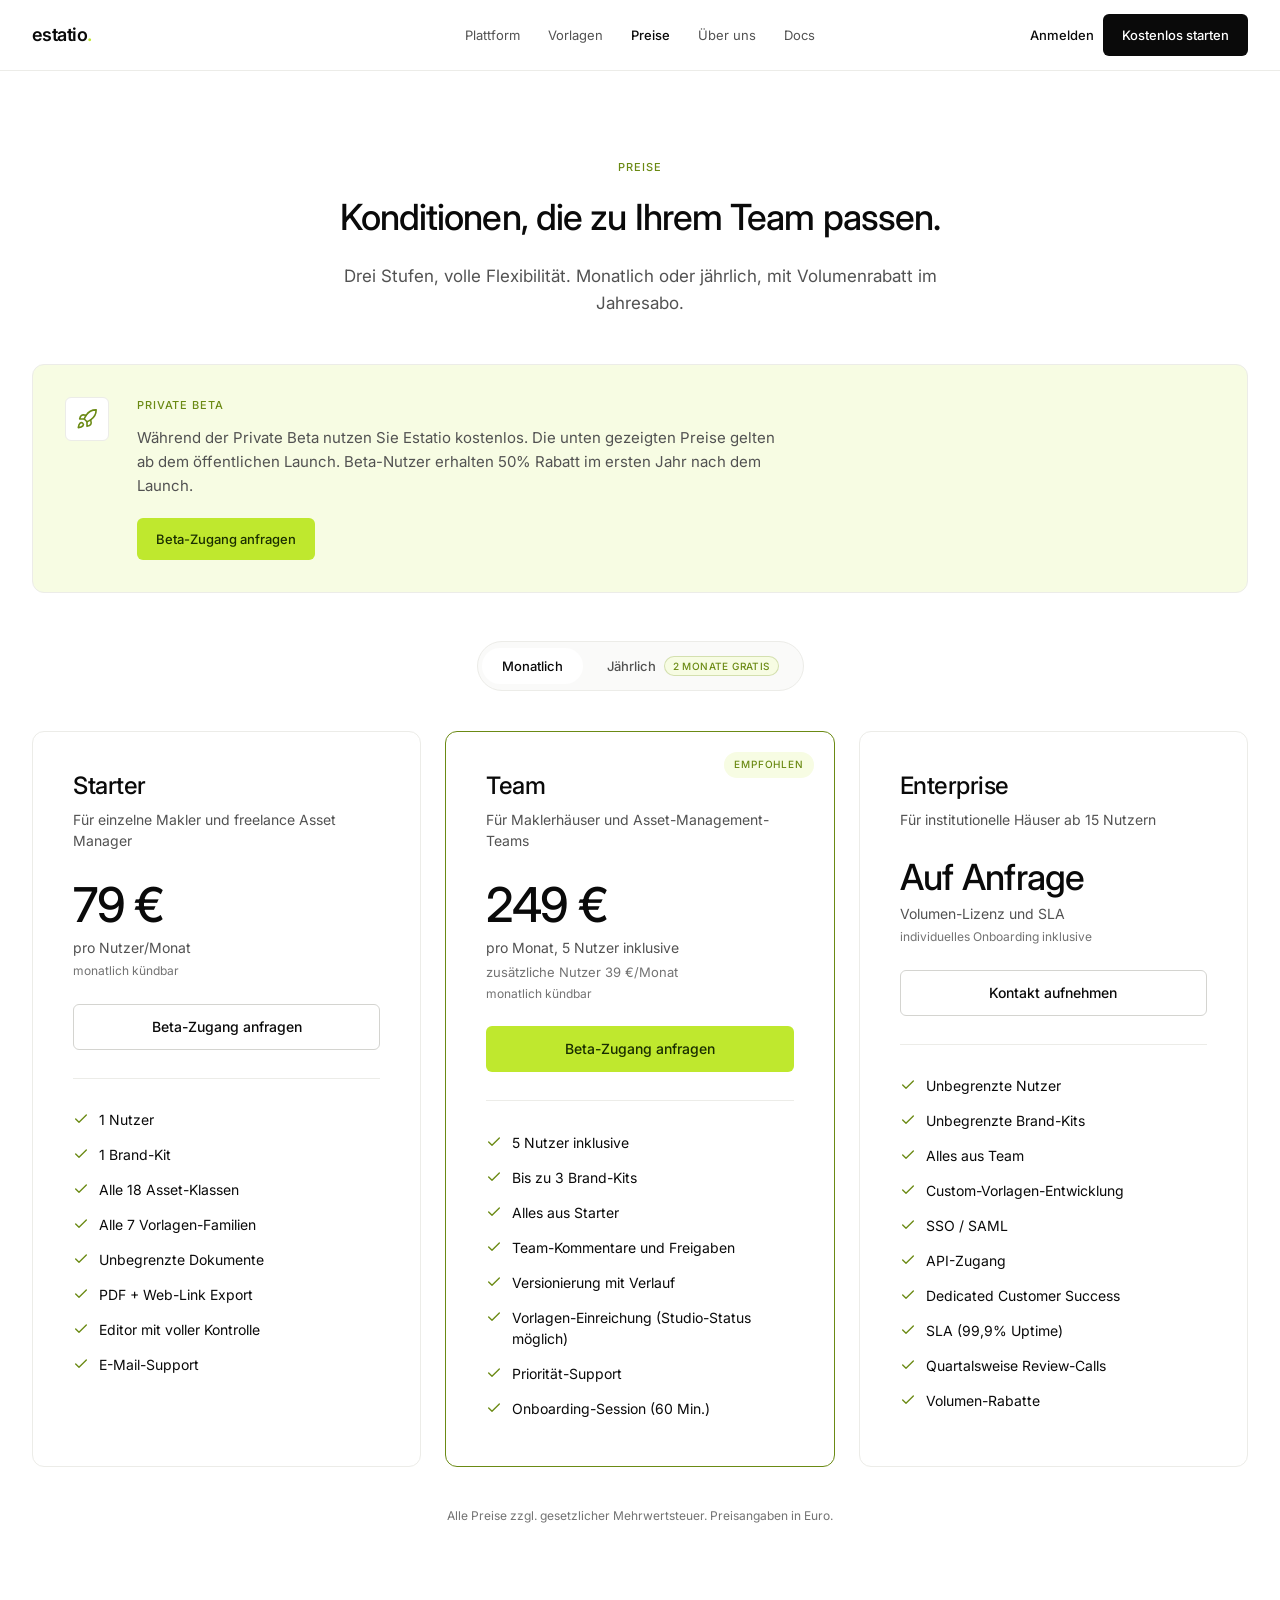
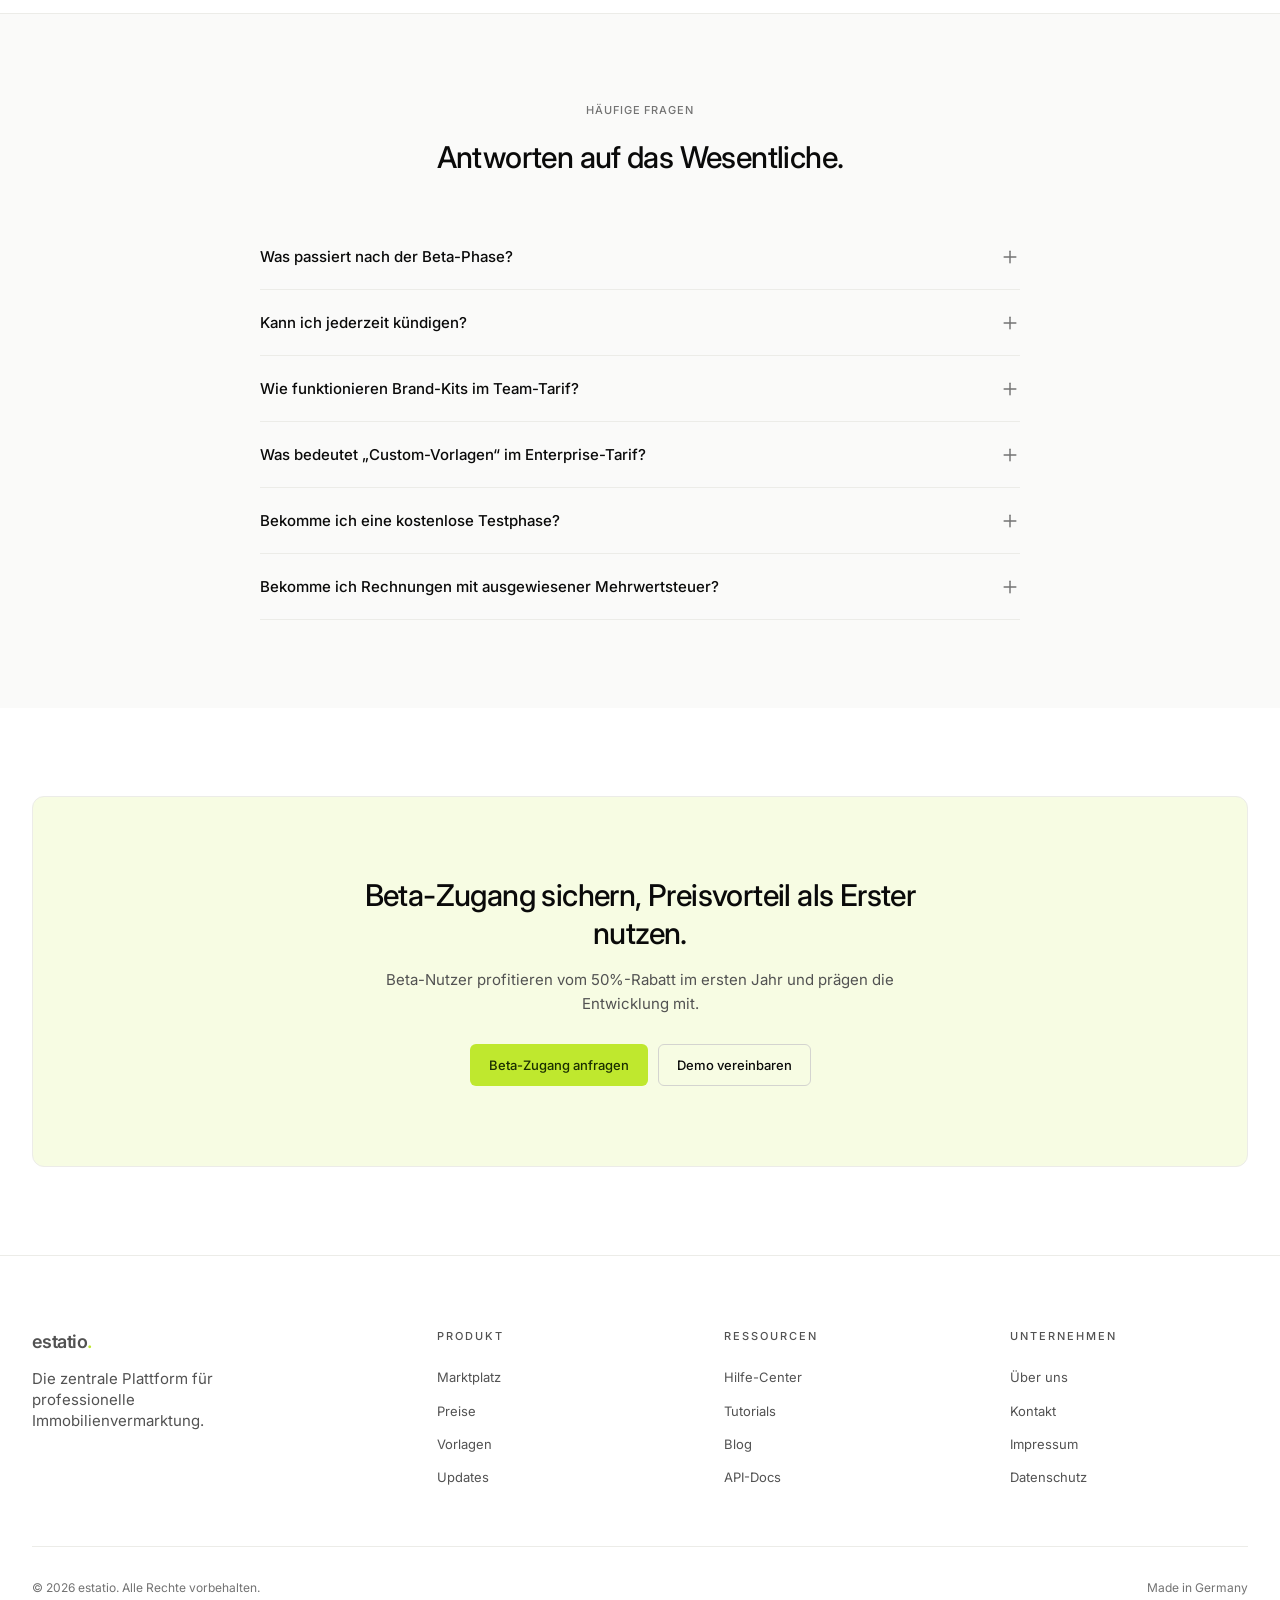
<file: pricing.html>
<!DOCTYPE html>
<html lang="de">
<head>
<meta charset="UTF-8" />
<meta name="viewport" content="width=device-width, initial-scale=1.0" />
<title>Preise · estatio.</title>
<meta name="description" content="Estatio Preise: Starter, Team und Enterprise. Monatlich oder jährlich — während der Private Beta kostenlos nutzen." />
<link rel="stylesheet" href="styles.css" />
</head>
<body class="page-pricing">

<nav class="nav">
  <div class="nav-inner">
    <a href="index.html" class="logo">estatio<span class="lime-dot">.</span></a>
    <div class="nav-links">
      <a href="index.html">Plattform</a>
      <a href="marketplace.html">Vorlagen</a>
      <a href="pricing.html" class="active">Preise</a>
      <a href="#">Über uns</a>
      <a href="#">Docs</a>
    </div>
    <div class="nav-cta">
      <a href="login.html" class="btn btn-text">Anmelden</a>
      <a href="signup.html" class="btn btn-dark">Kostenlos starten</a>
    </div>
  </div>
</nav>

<section class="pricing-hero-section">
  <div class="container">
    <div class="pricing-hero">
      <span class="eyebrow eyebrow-lime">Preise</span>
      <h1 class="pricing-hero-headline">Konditionen, die zu Ihrem Team passen.</h1>
      <p class="pricing-hero-sub">Drei Stufen, volle Flexibilität. Monatlich oder jährlich, mit Volumenrabatt im Jahresabo.</p>
    </div>
  </div>
</section>

<section class="pricing-main-section">
  <div class="container">

    <div class="pricing-beta-banner">
      <div class="pricing-beta-banner-icon">
        <svg xmlns="http://www.w3.org/2000/svg" width="22" height="22" viewBox="0 0 24 24" fill="none" stroke="currentColor" stroke-width="1.75" stroke-linecap="round" stroke-linejoin="round" aria-hidden="true"><path d="M4.5 16.5c-1.5 1.26-2 5-2 5s3.74-.5 5-2c.71-.84.7-2.13-.09-2.91a2.18 2.18 0 0 0-2.91-.09z"/><path d="m12 15-3-3a22 22 0 0 1 2-3.95A12.88 12.88 0 0 1 22 2c0 2.72-.78 7.5-6 11a22.35 22.35 0 0 1-4 2z"/><path d="M9 12H4s.55-3.03 2-4c1.62-1.08 5 0 5 0"/><path d="M12 15v5s3.03-.55 4-2c1.08-1.62 0-5 0-5"/></svg>
      </div>
      <div class="pricing-beta-banner-content">
        <span class="eyebrow eyebrow-lime">Private Beta</span>
        <p class="pricing-beta-banner-text">Während der Private Beta nutzen Sie Estatio kostenlos. Die unten gezeigten Preise gelten ab dem öffentlichen Launch. Beta-Nutzer erhalten 50% Rabatt im ersten Jahr nach dem Launch.</p>
        <a href="signup.html" class="btn btn-primary">Beta-Zugang anfragen</a>
      </div>
    </div>

    <div class="billing-switch-wrap">
      <div class="billing-switch" role="group" aria-label="Abrechnungszeitraum">
        <button type="button" class="billing-switch-option is-active" data-period="monthly">Monatlich</button>
        <button type="button" class="billing-switch-option" data-period="annual">
          Jährlich
          <span class="billing-switch-badge">2 Monate gratis</span>
        </button>
      </div>
    </div>

    <div class="pricing-tier-grid">
      <article class="pricing-tier-card">
        <h2 class="pricing-tier-name">Starter</h2>
        <p class="pricing-tier-desc">Für einzelne Makler und freelance Asset Manager</p>
        <div class="pricing-tier-price-block">
          <div class="pricing-tier-price" data-monthly="79 €" data-annual="66 €">79 €</div>
          <div class="pricing-tier-price-sub">pro Nutzer/Monat</div>
          <div class="pricing-tier-price-note" data-monthly="monatlich kündbar" data-annual="jährlich abgerechnet">monatlich kündbar</div>
        </div>
        <a href="signup.html" class="btn btn-ghost btn-full pricing-tier-cta">Beta-Zugang anfragen</a>
        <div class="pricing-tier-divider"></div>
        <ul class="pricing-tier-features">
          <li><svg class="pricing-check" xmlns="http://www.w3.org/2000/svg" width="16" height="16" viewBox="0 0 24 24" fill="none" stroke="currentColor" stroke-width="2" stroke-linecap="round" stroke-linejoin="round" aria-hidden="true"><path d="M20 6 9 17l-5-5"/></svg>1 Nutzer</li>
          <li><svg class="pricing-check" xmlns="http://www.w3.org/2000/svg" width="16" height="16" viewBox="0 0 24 24" fill="none" stroke="currentColor" stroke-width="2" stroke-linecap="round" stroke-linejoin="round" aria-hidden="true"><path d="M20 6 9 17l-5-5"/></svg>1 Brand-Kit</li>
          <li><svg class="pricing-check" xmlns="http://www.w3.org/2000/svg" width="16" height="16" viewBox="0 0 24 24" fill="none" stroke="currentColor" stroke-width="2" stroke-linecap="round" stroke-linejoin="round" aria-hidden="true"><path d="M20 6 9 17l-5-5"/></svg>Alle 18 Asset-Klassen</li>
          <li><svg class="pricing-check" xmlns="http://www.w3.org/2000/svg" width="16" height="16" viewBox="0 0 24 24" fill="none" stroke="currentColor" stroke-width="2" stroke-linecap="round" stroke-linejoin="round" aria-hidden="true"><path d="M20 6 9 17l-5-5"/></svg>Alle 7 Vorlagen-Familien</li>
          <li><svg class="pricing-check" xmlns="http://www.w3.org/2000/svg" width="16" height="16" viewBox="0 0 24 24" fill="none" stroke="currentColor" stroke-width="2" stroke-linecap="round" stroke-linejoin="round" aria-hidden="true"><path d="M20 6 9 17l-5-5"/></svg>Unbegrenzte Dokumente</li>
          <li><svg class="pricing-check" xmlns="http://www.w3.org/2000/svg" width="16" height="16" viewBox="0 0 24 24" fill="none" stroke="currentColor" stroke-width="2" stroke-linecap="round" stroke-linejoin="round" aria-hidden="true"><path d="M20 6 9 17l-5-5"/></svg>PDF + Web-Link Export</li>
          <li><svg class="pricing-check" xmlns="http://www.w3.org/2000/svg" width="16" height="16" viewBox="0 0 24 24" fill="none" stroke="currentColor" stroke-width="2" stroke-linecap="round" stroke-linejoin="round" aria-hidden="true"><path d="M20 6 9 17l-5-5"/></svg>Editor mit voller Kontrolle</li>
          <li><svg class="pricing-check" xmlns="http://www.w3.org/2000/svg" width="16" height="16" viewBox="0 0 24 24" fill="none" stroke="currentColor" stroke-width="2" stroke-linecap="round" stroke-linejoin="round" aria-hidden="true"><path d="M20 6 9 17l-5-5"/></svg>E-Mail-Support</li>
        </ul>
      </article>

      <article class="pricing-tier-card pricing-tier-card-featured">
        <span class="pricing-tier-badge">Empfohlen</span>
        <h2 class="pricing-tier-name">Team</h2>
        <p class="pricing-tier-desc">Für Maklerhäuser und Asset-Management-Teams</p>
        <div class="pricing-tier-price-block">
          <div class="pricing-tier-price" data-monthly="249 €" data-annual="208 €">249 €</div>
          <div class="pricing-tier-price-sub">pro Monat, 5 Nutzer inklusive</div>
          <div class="pricing-tier-price-meta">zusätzliche Nutzer 39 €/Monat</div>
          <div class="pricing-tier-price-note" data-monthly="monatlich kündbar" data-annual="jährlich abgerechnet">monatlich kündbar</div>
        </div>
        <a href="signup.html" class="btn btn-primary btn-full pricing-tier-cta">Beta-Zugang anfragen</a>
        <div class="pricing-tier-divider"></div>
        <ul class="pricing-tier-features">
          <li><svg class="pricing-check" xmlns="http://www.w3.org/2000/svg" width="16" height="16" viewBox="0 0 24 24" fill="none" stroke="currentColor" stroke-width="2" stroke-linecap="round" stroke-linejoin="round" aria-hidden="true"><path d="M20 6 9 17l-5-5"/></svg>5 Nutzer inklusive</li>
          <li><svg class="pricing-check" xmlns="http://www.w3.org/2000/svg" width="16" height="16" viewBox="0 0 24 24" fill="none" stroke="currentColor" stroke-width="2" stroke-linecap="round" stroke-linejoin="round" aria-hidden="true"><path d="M20 6 9 17l-5-5"/></svg>Bis zu 3 Brand-Kits</li>
          <li><svg class="pricing-check" xmlns="http://www.w3.org/2000/svg" width="16" height="16" viewBox="0 0 24 24" fill="none" stroke="currentColor" stroke-width="2" stroke-linecap="round" stroke-linejoin="round" aria-hidden="true"><path d="M20 6 9 17l-5-5"/></svg>Alles aus Starter</li>
          <li><svg class="pricing-check" xmlns="http://www.w3.org/2000/svg" width="16" height="16" viewBox="0 0 24 24" fill="none" stroke="currentColor" stroke-width="2" stroke-linecap="round" stroke-linejoin="round" aria-hidden="true"><path d="M20 6 9 17l-5-5"/></svg>Team-Kommentare und Freigaben</li>
          <li><svg class="pricing-check" xmlns="http://www.w3.org/2000/svg" width="16" height="16" viewBox="0 0 24 24" fill="none" stroke="currentColor" stroke-width="2" stroke-linecap="round" stroke-linejoin="round" aria-hidden="true"><path d="M20 6 9 17l-5-5"/></svg>Versionierung mit Verlauf</li>
          <li><svg class="pricing-check" xmlns="http://www.w3.org/2000/svg" width="16" height="16" viewBox="0 0 24 24" fill="none" stroke="currentColor" stroke-width="2" stroke-linecap="round" stroke-linejoin="round" aria-hidden="true"><path d="M20 6 9 17l-5-5"/></svg>Vorlagen-Einreichung (Studio-Status möglich)</li>
          <li><svg class="pricing-check" xmlns="http://www.w3.org/2000/svg" width="16" height="16" viewBox="0 0 24 24" fill="none" stroke="currentColor" stroke-width="2" stroke-linecap="round" stroke-linejoin="round" aria-hidden="true"><path d="M20 6 9 17l-5-5"/></svg>Priorität-Support</li>
          <li><svg class="pricing-check" xmlns="http://www.w3.org/2000/svg" width="16" height="16" viewBox="0 0 24 24" fill="none" stroke="currentColor" stroke-width="2" stroke-linecap="round" stroke-linejoin="round" aria-hidden="true"><path d="M20 6 9 17l-5-5"/></svg>Onboarding-Session (60 Min.)</li>
        </ul>
      </article>

      <article class="pricing-tier-card">
        <h2 class="pricing-tier-name">Enterprise</h2>
        <p class="pricing-tier-desc">Für institutionelle Häuser ab 15 Nutzern</p>
        <div class="pricing-tier-price-block">
          <div class="pricing-tier-price pricing-tier-price-custom">Auf Anfrage</div>
          <div class="pricing-tier-price-sub">Volumen-Lizenz und SLA</div>
          <div class="pricing-tier-price-note">individuelles Onboarding inklusive</div>
        </div>
        <a href="#" class="btn btn-ghost btn-full pricing-tier-cta">Kontakt aufnehmen</a>
        <div class="pricing-tier-divider"></div>
        <ul class="pricing-tier-features">
          <li><svg class="pricing-check" xmlns="http://www.w3.org/2000/svg" width="16" height="16" viewBox="0 0 24 24" fill="none" stroke="currentColor" stroke-width="2" stroke-linecap="round" stroke-linejoin="round" aria-hidden="true"><path d="M20 6 9 17l-5-5"/></svg>Unbegrenzte Nutzer</li>
          <li><svg class="pricing-check" xmlns="http://www.w3.org/2000/svg" width="16" height="16" viewBox="0 0 24 24" fill="none" stroke="currentColor" stroke-width="2" stroke-linecap="round" stroke-linejoin="round" aria-hidden="true"><path d="M20 6 9 17l-5-5"/></svg>Unbegrenzte Brand-Kits</li>
          <li><svg class="pricing-check" xmlns="http://www.w3.org/2000/svg" width="16" height="16" viewBox="0 0 24 24" fill="none" stroke="currentColor" stroke-width="2" stroke-linecap="round" stroke-linejoin="round" aria-hidden="true"><path d="M20 6 9 17l-5-5"/></svg>Alles aus Team</li>
          <li><svg class="pricing-check" xmlns="http://www.w3.org/2000/svg" width="16" height="16" viewBox="0 0 24 24" fill="none" stroke="currentColor" stroke-width="2" stroke-linecap="round" stroke-linejoin="round" aria-hidden="true"><path d="M20 6 9 17l-5-5"/></svg>Custom-Vorlagen-Entwicklung</li>
          <li><svg class="pricing-check" xmlns="http://www.w3.org/2000/svg" width="16" height="16" viewBox="0 0 24 24" fill="none" stroke="currentColor" stroke-width="2" stroke-linecap="round" stroke-linejoin="round" aria-hidden="true"><path d="M20 6 9 17l-5-5"/></svg>SSO / SAML</li>
          <li><svg class="pricing-check" xmlns="http://www.w3.org/2000/svg" width="16" height="16" viewBox="0 0 24 24" fill="none" stroke="currentColor" stroke-width="2" stroke-linecap="round" stroke-linejoin="round" aria-hidden="true"><path d="M20 6 9 17l-5-5"/></svg>API-Zugang</li>
          <li><svg class="pricing-check" xmlns="http://www.w3.org/2000/svg" width="16" height="16" viewBox="0 0 24 24" fill="none" stroke="currentColor" stroke-width="2" stroke-linecap="round" stroke-linejoin="round" aria-hidden="true"><path d="M20 6 9 17l-5-5"/></svg>Dedicated Customer Success</li>
          <li><svg class="pricing-check" xmlns="http://www.w3.org/2000/svg" width="16" height="16" viewBox="0 0 24 24" fill="none" stroke="currentColor" stroke-width="2" stroke-linecap="round" stroke-linejoin="round" aria-hidden="true"><path d="M20 6 9 17l-5-5"/></svg>SLA (99,9% Uptime)</li>
          <li><svg class="pricing-check" xmlns="http://www.w3.org/2000/svg" width="16" height="16" viewBox="0 0 24 24" fill="none" stroke="currentColor" stroke-width="2" stroke-linecap="round" stroke-linejoin="round" aria-hidden="true"><path d="M20 6 9 17l-5-5"/></svg>Quartalsweise Review-Calls</li>
          <li><svg class="pricing-check" xmlns="http://www.w3.org/2000/svg" width="16" height="16" viewBox="0 0 24 24" fill="none" stroke="currentColor" stroke-width="2" stroke-linecap="round" stroke-linejoin="round" aria-hidden="true"><path d="M20 6 9 17l-5-5"/></svg>Volumen-Rabatte</li>
        </ul>
      </article>
    </div>

    <p class="pricing-vat-note">Alle Preise zzgl. gesetzlicher Mehrwertsteuer. Preisangaben in Euro.</p>
  </div>
</section>

<section class="pricing-faq-section">
  <div class="container">
    <div class="pricing-faq-header">
      <span class="eyebrow">Häufige Fragen</span>
      <h2 class="pricing-faq-headline">Antworten auf das Wesentliche.</h2>
    </div>

    <div class="pricing-faq-list">
      <div class="pricing-faq-item">
        <button type="button" class="pricing-faq-question" aria-expanded="false">
          <span>Was passiert nach der Beta-Phase?</span>
          <svg class="pricing-faq-icon" xmlns="http://www.w3.org/2000/svg" width="20" height="20" viewBox="0 0 24 24" fill="none" stroke="currentColor" stroke-width="1.75" stroke-linecap="round" stroke-linejoin="round" aria-hidden="true"><path d="M12 5v14"/><path d="M5 12h14"/></svg>
        </button>
        <div class="pricing-faq-answer">
          <p>Beta-Nutzer erhalten 50% Rabatt auf das erste Jahr nach dem öffentlichen Launch. Ihre Daten, Brand-Kits und erstellten Dokumente bleiben ohne Unterbrechung verfügbar.</p>
        </div>
      </div>
      <div class="pricing-faq-item">
        <button type="button" class="pricing-faq-question" aria-expanded="false">
          <span>Kann ich jederzeit kündigen?</span>
          <svg class="pricing-faq-icon" xmlns="http://www.w3.org/2000/svg" width="20" height="20" viewBox="0 0 24 24" fill="none" stroke="currentColor" stroke-width="1.75" stroke-linecap="round" stroke-linejoin="round" aria-hidden="true"><path d="M12 5v14"/><path d="M5 12h14"/></svg>
        </button>
        <div class="pricing-faq-answer">
          <p>Ja. Monatliche Abos sind monatlich kündbar zum Monatsende. Jahresabos haben eine Mindestlaufzeit von 12 Monaten und sind danach jederzeit zum Vertragsende mit 30 Tagen Vorlauf kündbar.</p>
        </div>
      </div>
      <div class="pricing-faq-item">
        <button type="button" class="pricing-faq-question" aria-expanded="false">
          <span>Wie funktionieren Brand-Kits im Team-Tarif?</span>
          <svg class="pricing-faq-icon" xmlns="http://www.w3.org/2000/svg" width="20" height="20" viewBox="0 0 24 24" fill="none" stroke="currentColor" stroke-width="1.75" stroke-linecap="round" stroke-linejoin="round" aria-hidden="true"><path d="M12 5v14"/><path d="M5 12h14"/></svg>
        </button>
        <div class="pricing-faq-answer">
          <p>Sie können bis zu drei separate Brand-Kits anlegen — beispielsweise für Ihre Hauptmarke, ein Sub-Brand und White-Label-Mandate. Jeder Nutzer wählt beim Erstellen eines Dokuments das passende Brand-Kit.</p>
        </div>
      </div>
      <div class="pricing-faq-item">
        <button type="button" class="pricing-faq-question" aria-expanded="false">
          <span>Was bedeutet „Custom-Vorlagen“ im Enterprise-Tarif?</span>
          <svg class="pricing-faq-icon" xmlns="http://www.w3.org/2000/svg" width="20" height="20" viewBox="0 0 24 24" fill="none" stroke="currentColor" stroke-width="1.75" stroke-linecap="round" stroke-linejoin="round" aria-hidden="true"><path d="M12 5v14"/><path d="M5 12h14"/></svg>
        </button>
        <div class="pricing-faq-answer">
          <p>Unser Design-Team entwickelt exklusive Vorlagen für Ihre spezifischen Asset-Klassen und Output-Typen. Im Onboarding definieren wir gemeinsam den Bedarf, anschließend werden die Vorlagen designt, abgestimmt und in Ihrem Brand-Kit hinterlegt.</p>
        </div>
      </div>
      <div class="pricing-faq-item">
        <button type="button" class="pricing-faq-question" aria-expanded="false">
          <span>Bekomme ich eine kostenlose Testphase?</span>
          <svg class="pricing-faq-icon" xmlns="http://www.w3.org/2000/svg" width="20" height="20" viewBox="0 0 24 24" fill="none" stroke="currentColor" stroke-width="1.75" stroke-linecap="round" stroke-linejoin="round" aria-hidden="true"><path d="M12 5v14"/><path d="M5 12h14"/></svg>
        </button>
        <div class="pricing-faq-answer">
          <p>Während der Private Beta nutzen Sie Estatio vollständig kostenlos. Nach dem öffentlichen Launch bieten wir eine 14-tägige kostenlose Testphase für Starter und Team.</p>
        </div>
      </div>
      <div class="pricing-faq-item">
        <button type="button" class="pricing-faq-question" aria-expanded="false">
          <span>Bekomme ich Rechnungen mit ausgewiesener Mehrwertsteuer?</span>
          <svg class="pricing-faq-icon" xmlns="http://www.w3.org/2000/svg" width="20" height="20" viewBox="0 0 24 24" fill="none" stroke="currentColor" stroke-width="1.75" stroke-linecap="round" stroke-linejoin="round" aria-hidden="true"><path d="M12 5v14"/><path d="M5 12h14"/></svg>
        </button>
        <div class="pricing-faq-answer">
          <p>Ja. Sie erhalten standardmäßig Rechnungen mit ausgewiesener Mehrwertsteuer (19%) für deutsche Geschäftskunden. Für EU-Geschäftskunden mit gültiger USt-IdNr. ist Reverse-Charge möglich.</p>
        </div>
      </div>
    </div>
  </div>
</section>

<section class="pricing-cta-section">
  <div class="container">
    <div class="pricing-cta-band">
      <h2 class="pricing-cta-headline">Beta-Zugang sichern, Preisvorteil als Erster nutzen.</h2>
      <p class="pricing-cta-sub">Beta-Nutzer profitieren vom 50%-Rabatt im ersten Jahr und prägen die Entwicklung mit.</p>
      <div class="cta-actions cta-actions-center">
        <a href="signup.html" class="btn btn-primary">Beta-Zugang anfragen</a>
        <a href="#" class="btn btn-ghost">Demo vereinbaren</a>
      </div>
    </div>
  </div>
</section>

<footer class="footer">
  <div class="container">
    <div class="footer-grid">
      <div class="footer-brand">
        <a href="index.html" class="logo">estatio<span class="lime-dot">.</span></a>
        <p class="footer-tag">Die zentrale Plattform für professionelle Immobilienvermarktung.</p>
      </div>
      <div>
        <h5>Produkt</h5>
        <ul>
          <li><a href="marketplace.html">Marktplatz</a></li>
          <li><a href="pricing.html">Preise</a></li>
          <li><a href="#">Vorlagen</a></li>
          <li><a href="#">Updates</a></li>
        </ul>
      </div>
      <div>
        <h5>Ressourcen</h5>
        <ul>
          <li><a href="#">Hilfe-Center</a></li>
          <li><a href="#">Tutorials</a></li>
          <li><a href="#">Blog</a></li>
          <li><a href="#">API-Docs</a></li>
        </ul>
      </div>
      <div>
        <h5>Unternehmen</h5>
        <ul>
          <li><a href="#">Über uns</a></li>
          <li><a href="#">Kontakt</a></li>
          <li><a href="#">Impressum</a></li>
          <li><a href="#">Datenschutz</a></li>
        </ul>
      </div>
    </div>
    <div class="footer-bottom">
      <div>© 2026 estatio. Alle Rechte vorbehalten.</div>
      <div>Made in Germany</div>
    </div>
  </div>
</footer>

<script>
(function () {
  var billingButtons = document.querySelectorAll('.billing-switch-option[data-period]');
  var priceEls = document.querySelectorAll('.pricing-tier-price[data-monthly][data-annual]');
  var noteEls = document.querySelectorAll('.pricing-tier-price-note[data-monthly][data-annual]');

  function setBilling(period) {
    billingButtons.forEach(function (btn) {
      btn.classList.toggle('is-active', btn.getAttribute('data-period') === period);
    });
    priceEls.forEach(function (el) {
      el.textContent = period === 'monthly' ? el.getAttribute('data-monthly') : el.getAttribute('data-annual');
    });
    noteEls.forEach(function (el) {
      el.textContent = period === 'monthly' ? el.getAttribute('data-monthly') : el.getAttribute('data-annual');
    });
  }

  billingButtons.forEach(function (btn) {
    btn.addEventListener('click', function () {
      setBilling(btn.getAttribute('data-period'));
    });
  });

  document.querySelectorAll('.pricing-faq-question').forEach(function (btn) {
    btn.addEventListener('click', function () {
      var item = btn.closest('.pricing-faq-item');
      var isOpen = item.classList.contains('is-open');
      document.querySelectorAll('.pricing-faq-item.is-open').forEach(function (openItem) {
        openItem.classList.remove('is-open');
        openItem.querySelector('.pricing-faq-question').setAttribute('aria-expanded', 'false');
      });
      if (!isOpen) {
        item.classList.add('is-open');
        btn.setAttribute('aria-expanded', 'true');
      }
    });
  });
})();
</script>

</body>
</html>
</file>
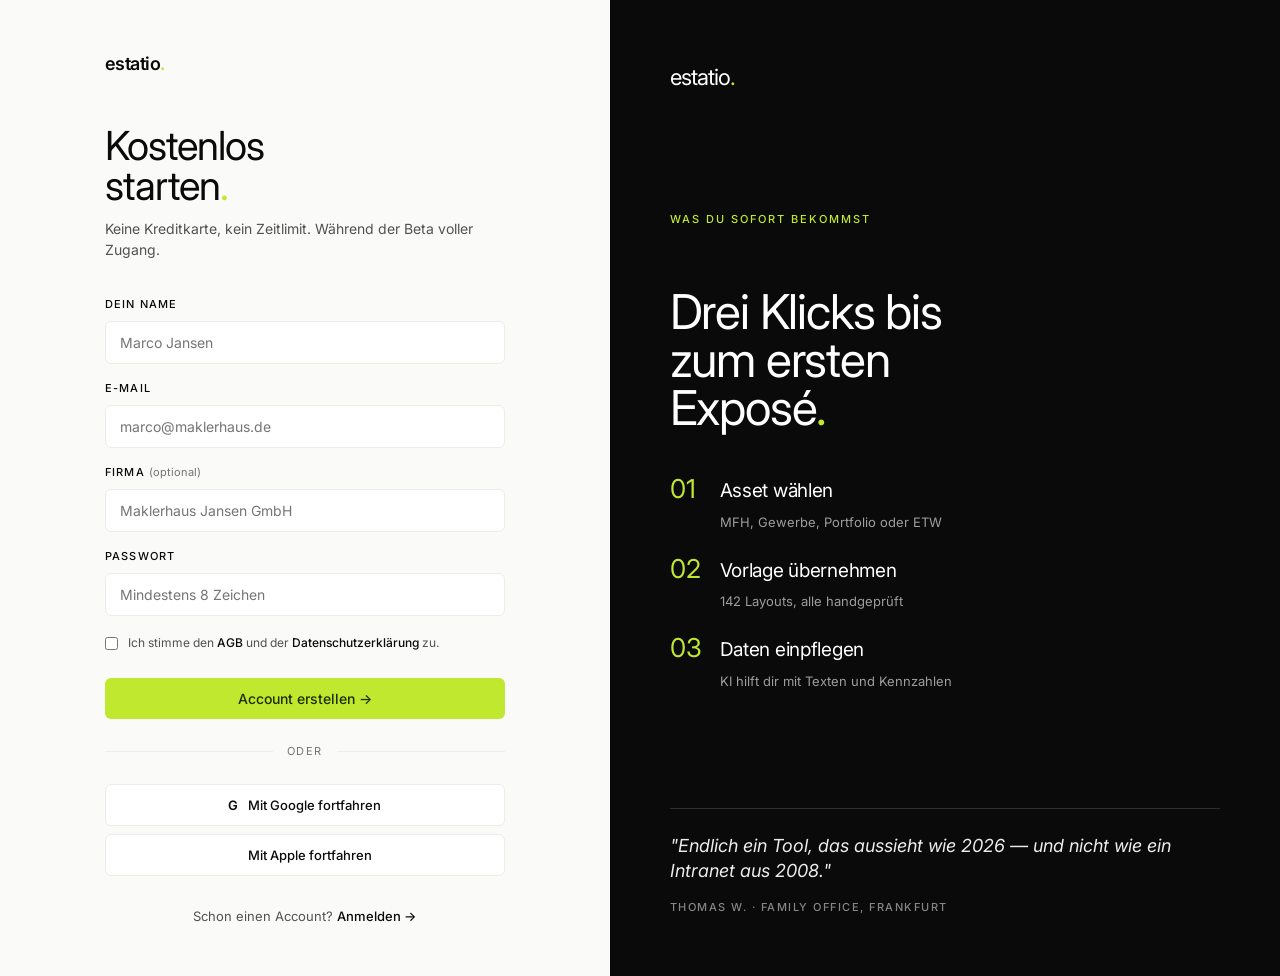
<file: signup.html>
<!DOCTYPE html>
<html lang="de">
<head>
<meta charset="UTF-8" />
<meta name="viewport" content="width=device-width, initial-scale=1.0" />
<title>Kostenlos starten · estatio.</title>
<link rel="stylesheet" href="styles.css" />
</head>
<body>

<div class="auth-page">

  <div class="auth-form-side">
    <div class="auth-form-inner">
      <a href="index.html" class="logo" style="display: block; margin-bottom: 48px;">estatio<span class="lime-dot">.</span></a>

      <h1>Kostenlos<br/>starten<span class="lime-dot">.</span></h1>
      <p class="sub">Keine Kreditkarte, kein Zeitlimit. Während der Beta voller Zugang.</p>

      <form onsubmit="event.preventDefault(); window.location='dashboard.html';">
        <div class="field">
          <label for="name">Dein Name</label>
          <input type="text" id="name" placeholder="Marco Jansen" required />
        </div>

        <div class="field">
          <label for="email">E-Mail</label>
          <input type="email" id="email" placeholder="marco@maklerhaus.de" required />
        </div>

        <div class="field">
          <label for="company">Firma <span style="color: var(--slate-light); font-weight: 400; text-transform: none; letter-spacing: 0;">(optional)</span></label>
          <input type="text" id="company" placeholder="Maklerhaus Jansen GmbH" />
        </div>

        <div class="field">
          <label for="password">Passwort</label>
          <input type="password" id="password" placeholder="Mindestens 8 Zeichen" required />
        </div>

        <div style="display: flex; gap: 10px; align-items: flex-start; margin: 18px 0 26px; font-size: 12px; color: var(--slate); line-height: 1.5;">
          <input type="checkbox" style="margin-top: 3px;" required />
          <span>Ich stimme den <a href="#" style="color: var(--ink); font-weight: 500;">AGB</a> und der <a href="#" style="color: var(--ink); font-weight: 500;">Datenschutzerklärung</a> zu.</span>
        </div>

        <button type="submit" class="btn btn-primary btn-full">Account erstellen →</button>
      </form>

      <div class="divider-or">oder</div>

      <button class="social-btn">
        <span style="font-weight: 600;">G</span>
        Mit Google fortfahren
      </button>
      <button class="social-btn">
        <span></span>
        Mit Apple fortfahren
      </button>

      <div class="auth-foot">
        Schon einen Account? <a href="login.html">Anmelden →</a>
      </div>
    </div>
  </div>

  <div class="auth-side">
    <div style="font-family: var(--serif); font-size: 22px; letter-spacing: -0.04em;">estatio<span class="lime-dot">.</span></div>

    <div>
      <div style="font-size: 11px; letter-spacing: 2px; text-transform: uppercase; color: var(--lime); margin-bottom: 20px; font-weight: 500;">Was du sofort bekommst</div>
      <h2 class="auth-side-headline">
        Drei Klicks bis<br/>zum ersten<br/>Exposé<span class="lime-dot">.</span>
      </h2>

      <div style="margin-top: 44px; display: flex; flex-direction: column; gap: 24px;">
        <div style="display: flex; gap: 16px; align-items: start;">
          <div style="font-family: var(--serif); font-size: 26px; color: var(--lime); line-height: 1; flex-shrink: 0; min-width: 34px;">01</div>
          <div>
            <div style="font-family: var(--serif); font-size: 19px; letter-spacing: -0.015em; margin-bottom: 6px;">Asset wählen</div>
            <div style="font-size: 13px; color: rgba(255,255,255,0.6); line-height: 1.55;">MFH, Gewerbe, Portfolio oder ETW</div>
          </div>
        </div>
        <div style="display: flex; gap: 16px; align-items: start;">
          <div style="font-family: var(--serif); font-size: 26px; color: var(--lime); line-height: 1; flex-shrink: 0; min-width: 34px;">02</div>
          <div>
            <div style="font-family: var(--serif); font-size: 19px; letter-spacing: -0.015em; margin-bottom: 6px;">Vorlage übernehmen</div>
            <div style="font-size: 13px; color: rgba(255,255,255,0.6); line-height: 1.55;">142 Layouts, alle handgeprüft</div>
          </div>
        </div>
        <div style="display: flex; gap: 16px; align-items: start;">
          <div style="font-family: var(--serif); font-size: 26px; color: var(--lime); line-height: 1; flex-shrink: 0; min-width: 34px;">03</div>
          <div>
            <div style="font-family: var(--serif); font-size: 19px; letter-spacing: -0.015em; margin-bottom: 6px;">Daten einpflegen</div>
            <div style="font-size: 13px; color: rgba(255,255,255,0.6); line-height: 1.55;">KI hilft dir mit Texten und Kennzahlen</div>
          </div>
        </div>
      </div>
    </div>

    <div>
      <div class="auth-quote">
        "Endlich ein Tool, das aussieht wie 2026 — und nicht wie ein Intranet aus 2008."
      </div>
      <div class="auth-quote-meta">
        Thomas W. · Family Office, Frankfurt
      </div>
    </div>
  </div>

</div>

</body>
</html>
</file>
<file: styles.css>
/* Estatio Design System v4 — B2B SaaS */

@import url('https://fonts.googleapis.com/css2?family=Inter:wght@400;500;600&display=swap');

:root {
  --bg: #FFFFFF;
  --bg-soft: #FAFAF9;
  --ink: #0A0A0A;
  --ink-soft: #171717;
  --slate: #525252;
  --slate-light: #737373;
  --mute: #737373;
  --border: #ECECE8;
  --border-strong: #D4D4D0;
  --lime: #BFE82E;
  --lime-dark: #6B8A14;
  --lime-soft: #F7FCE3;
  --lime-text: #4A6B0A;
  --cta-text: #1A2E00;

  /* Legacy aliases — andere Seiten bis zum Redesign */
  --paper: var(--bg);
  --bone: var(--bg-soft);
  --cream: #F2EDDF;
  --linen: #E8E2D2;
  --bronze: #8B6B3D;
  --terracotta: #C8602F;
  --serif: 'Inter', -apple-system, system-ui, sans-serif;
  --sans: 'Inter', -apple-system, system-ui, sans-serif;

  --r-sm: 6px;
  --r-md: 8px;
  --r-lg: 10px;
  --r-pill: 100px;

  --shadow-sm: none;
  --shadow-md: none;
  --shadow-lg: none;
}

* { box-sizing: border-box; margin: 0; padding: 0; }
html { scroll-behavior: smooth; }

body {
  font-family: var(--sans);
  background: var(--bg);
  color: var(--ink);
  font-size: 15px;
  line-height: 1.55;
  -webkit-font-smoothing: antialiased;
  text-rendering: optimizeLegibility;
}

.page-index {
  background: var(--bg);
}

a { color: inherit; text-decoration: none; }
img { max-width: 100%; display: block; }
button { font-family: inherit; font-size: inherit; cursor: pointer; border: none; background: none; color: inherit; }
input, textarea, select { font-family: inherit; font-size: inherit; color: inherit; }

/* ===== Typography ===== */

.serif { font-family: var(--sans); }

.eyebrow {
  font-size: 11px;
  letter-spacing: 0.08em;
  text-transform: uppercase;
  color: var(--mute);
  font-weight: 500;
  font-family: var(--sans);
}

.heading-md {
  font-family: var(--sans);
  font-size: clamp(26px, 3vw, 30px);
  line-height: 1.2;
  letter-spacing: -0.02em;
  font-weight: 500;
  color: var(--ink);
}

.display-xl {
  font-family: var(--sans);
  font-size: clamp(28px, 4vw, 34px);
  line-height: 1.15;
  letter-spacing: -0.025em;
  font-weight: 500;
}

.display-lg {
  font-family: var(--sans);
  font-size: clamp(26px, 3vw, 30px);
  line-height: 1.2;
  letter-spacing: -0.02em;
  font-weight: 500;
}

.display-md {
  font-family: var(--sans);
  font-size: clamp(22px, 2.5vw, 26px);
  line-height: 1.2;
  letter-spacing: -0.02em;
  font-weight: 500;
}

.display-sm {
  font-family: var(--sans);
  font-size: clamp(18px, 2vw, 22px);
  line-height: 1.25;
  letter-spacing: -0.015em;
  font-weight: 500;
}

.lime-dot { color: var(--lime); }
.accent-dot { color: var(--lime-dark); }

/* ===== Layout ===== */

.container {
  max-width: 1280px;
  margin: 0 auto;
  padding: 0 32px;
}

/* ===== Nav ===== */

.nav {
  position: sticky;
  top: 0;
  z-index: 50;
  background: rgba(255, 255, 255, 0.92);
  backdrop-filter: saturate(180%) blur(20px);
  -webkit-backdrop-filter: saturate(180%) blur(20px);
  border-bottom: 0.5px solid var(--border);
}

.nav-inner {
  max-width: 1280px;
  margin: 0 auto;
  padding: 14px 32px;
  display: grid;
  grid-template-columns: 1fr auto 1fr;
  align-items: center;
  gap: 24px;
}

.logo {
  font-family: var(--sans);
  font-size: 18px;
  letter-spacing: -0.03em;
  font-weight: 600;
  color: var(--ink);
}

.nav-links {
  display: flex;
  gap: 28px;
  align-items: center;
  justify-content: center;
}

.nav-links a {
  font-size: 13px;
  color: var(--slate);
  transition: color 0.15s;
  font-weight: 400;
}

.nav-links a:hover { color: var(--ink); }
.nav-links a.active { color: var(--ink); font-weight: 500; }

.nav-cta {
  display: flex;
  gap: 8px;
  align-items: center;
  justify-content: flex-end;
}

/* ===== Buttons ===== */

.btn {
  display: inline-flex;
  align-items: center;
  justify-content: center;
  gap: 8px;
  padding: 10px 18px;
  border-radius: var(--r-sm);
  font-size: 13px;
  font-weight: 500;
  transition: background 0.15s ease, border-color 0.15s ease, color 0.15s ease;
  cursor: pointer;
  border: 0.5px solid transparent;
  white-space: nowrap;
  font-family: var(--sans);
}

.btn-primary {
  background: var(--lime);
  color: var(--cta-text);
}
.btn-primary:hover { background: #A8CE25; }

.btn-dark {
  background: var(--ink);
  color: var(--bg);
}
.btn-dark:hover { background: var(--ink-soft); }

.btn-ghost {
  background: transparent;
  border-color: var(--border-strong);
  color: var(--ink);
}
.btn-ghost:hover {
  background: transparent;
  border-color: var(--ink);
}

.btn-text {
  padding: 9px 0;
  color: var(--ink);
  font-size: 13px;
  font-weight: 500;
  border-radius: 0;
}

.btn-lg { padding: 11px 18px; font-size: 14px; }

.btn-full { width: 100%; justify-content: center; padding: 11px 18px; font-size: 14px; }

/* ===== Hero ===== */

.hero {
  padding: 72px 0 80px;
  border-bottom: 0.5px solid var(--border);
  background: var(--bg);
}

.hero-grid {
  display: grid;
  grid-template-columns: 1fr 1fr;
  gap: 48px;
  align-items: center;
}

.hero-content {
  max-width: 520px;
}

.hero-tag {
  display: inline-flex;
  align-items: center;
  gap: 8px;
  padding: 5px 12px;
  background: var(--lime-soft);
  border: 0.5px solid rgba(191, 232, 46, 0.45);
  border-radius: var(--r-pill);
  font-size: 12px;
  color: var(--lime-text);
  margin-bottom: 24px;
  font-weight: 500;
}

.hero-tag-dot {
  width: 6px;
  height: 6px;
  border-radius: 50%;
  background: var(--lime-dark);
  flex-shrink: 0;
}

.hero-headline {
  font-family: var(--sans);
  font-size: clamp(26px, 3.2vw, 34px);
  line-height: 1.2;
  letter-spacing: -0.025em;
  font-weight: 500;
  color: var(--ink);
  margin-bottom: 18px;
  max-width: 520px;
}

.hero-sub {
  max-width: 520px;
  font-size: 15px;
  line-height: 1.6;
  color: var(--slate);
  margin-bottom: 28px;
}

.hero-actions {
  display: flex;
  gap: 10px;
  align-items: center;
  flex-wrap: wrap;
}

.hero-security {
  margin-top: 20px;
  font-size: 12px;
  color: var(--mute);
  line-height: 1.5;
}

/* Hero live preview */

.hero-preview-wrap {
  display: flex;
  justify-content: flex-end;
}

.hero-preview-card {
  width: 100%;
  max-width: 440px;
  border: 0.5px solid var(--border);
  border-radius: 10px;
  overflow: hidden;
  background: var(--bg-soft);
}

.hero-preview-chrome {
  display: flex;
  align-items: center;
  gap: 6px;
  padding: 10px 14px;
  background: var(--bg);
  border-bottom: 0.5px solid var(--border);
}

.hero-preview-dot {
  width: 8px;
  height: 8px;
  border-radius: 50%;
  background: var(--border-strong);
}

.hero-preview-url {
  margin-left: 8px;
  font-family: ui-monospace, SFMono-Regular, Menlo, Monaco, Consolas, monospace;
  font-size: 11px;
  color: var(--mute);
  font-weight: 400;
  letter-spacing: 0.01em;
}

.hero-preview-body {
  padding: 28px 24px 24px;
  background: var(--bg-soft);
  color: var(--ink);
  min-height: 320px;
  display: flex;
  flex-direction: column;
}

.hero-preview-logo {
  font-size: 13px;
  font-weight: 600;
  letter-spacing: -0.03em;
  margin-bottom: 36px;
  color: var(--ink);
}

.hero-preview-eyebrow {
  font-size: 9px;
  letter-spacing: 0.14em;
  text-transform: uppercase;
  color: var(--lime-dark);
  margin-bottom: 10px;
  font-weight: 500;
}

.hero-preview-title {
  font-size: 22px;
  line-height: 1.15;
  letter-spacing: -0.02em;
  font-weight: 500;
  margin-bottom: 12px;
  color: var(--ink);
}

.hero-preview-meta {
  font-size: 11px;
  line-height: 1.55;
  color: var(--slate);
}

.hero-preview-footer {
  margin-top: auto;
  padding-top: 16px;
  border-top: 0.5px solid var(--border);
  display: flex;
  justify-content: space-between;
  align-items: end;
}

.hero-preview-stat-right { text-align: right; }

.hero-preview-label {
  font-size: 9px;
  letter-spacing: 0.12em;
  text-transform: uppercase;
  color: var(--mute);
  margin-bottom: 4px;
  font-weight: 500;
}

.hero-preview-value {
  font-size: 18px;
  letter-spacing: -0.02em;
  font-weight: 500;
  line-height: 1;
  color: var(--ink);
}

.hero-preview-value-factor { color: var(--lime-dark); }

/* ===== Quality strip ===== */

.quality-strip {
  padding: 48px 0;
  background: var(--bg-soft);
  border-bottom: 0.5px solid var(--border);
}

.quality-strip-inner {
  text-align: center;
  max-width: 640px;
  margin: 0 auto;
}

.eyebrow-lime {
  color: var(--lime-dark);
}

.quality-headline {
  font-family: var(--sans);
  font-size: clamp(22px, 2.5vw, 26px);
  font-weight: 500;
  letter-spacing: -0.02em;
  line-height: 1.25;
  color: var(--ink);
  margin-top: 12px;
}

/* ===== Showcase ===== */

.section-showcase {
  padding-top: 0;
  background: var(--bg);
}

.showcase-wrapper {
  margin-top: 0;
}

.showcase {
  display: grid;
  grid-template-columns: repeat(3, 1fr);
  gap: 12px;
  align-items: stretch;
}

.section-showcase .expo-card {
  border-radius: 10px;
  overflow: hidden;
  background: var(--bg-soft);
  border: 0.5px solid var(--border);
  position: relative;
  display: flex;
  flex-direction: column;
  height: 100%;
}

.section-showcase .expo-preview {
  flex: 1;
  display: flex;
  flex-direction: column;
  padding: 24px;
  position: relative;
  overflow: hidden;
  min-height: 280px;
  background: var(--bg-soft);
  color: var(--ink);
}

.section-showcase .expo-mini-logo {
  font-family: var(--sans);
  font-size: 13px;
  letter-spacing: -0.03em;
  margin-bottom: 36px;
  font-weight: 600;
  color: var(--ink);
}

.section-showcase .expo-eyebrow {
  font-size: 11px;
  letter-spacing: 1.5px;
  text-transform: uppercase;
  margin-bottom: 10px;
  font-weight: 500;
  color: var(--lime-dark);
}

.section-showcase .expo-title {
  font-family: var(--sans);
  font-size: 20px;
  line-height: 1.15;
  letter-spacing: -0.02em;
  margin-bottom: 12px;
  font-weight: 500;
  color: var(--ink);
}

.section-showcase .expo-meta {
  font-size: 11px;
  line-height: 1.55;
  font-family: var(--sans);
  color: var(--slate);
}

.section-showcase .expo-footer {
  margin-top: auto;
  padding-top: 14px;
  border-top: 0.5px solid var(--border);
  display: flex;
  justify-content: space-between;
  align-items: end;
}

.section-showcase .expo-stat-right { text-align: right; }

.section-showcase .expo-price-label {
  font-size: 9px;
  letter-spacing: 0.12em;
  text-transform: uppercase;
  margin-bottom: 4px;
  font-weight: 500;
  color: var(--mute);
}

.section-showcase .expo-price {
  font-family: var(--sans);
  font-size: 18px;
  letter-spacing: -0.02em;
  line-height: 1;
  font-weight: 500;
  color: var(--ink);
}

.section-showcase .expo-price-accent {
  color: var(--lime-dark);
}

.expo-card {
  border-radius: var(--r-md);
  overflow: hidden;
  background: var(--bg);
  border: 0.5px solid var(--border);
  position: relative;
  display: flex;
  flex-direction: column;
  height: 100%;
}

.expo-preview {
  flex: 1;
  display: flex;
  flex-direction: column;
  padding: 22px;
  position: relative;
  overflow: hidden;
  min-height: 280px;
}

.expo-preview.ink { background: var(--ink); color: var(--bg); }
.expo-preview.soft { background: var(--bg-soft); color: var(--ink); }
.expo-preview.cream { background: var(--bg-soft); color: var(--ink); }
.expo-preview.bronze { background: var(--ink); color: var(--bg); }
.expo-preview.terracotta { background: var(--ink-soft); color: var(--bg); }
.expo-preview.lime { background: var(--lime-soft); color: var(--ink); }

.expo-mini-logo {
  font-family: var(--sans);
  font-size: 13px;
  letter-spacing: -0.03em;
  margin-bottom: 36px;
  font-weight: 600;
}

.expo-eyebrow {
  font-size: 9px;
  letter-spacing: 0.12em;
  text-transform: uppercase;
  margin-bottom: 10px;
  opacity: 0.75;
  font-weight: 500;
}

.expo-eyebrow-accent { color: var(--lime-dark); opacity: 1; }

.expo-preview.ink .expo-eyebrow { color: var(--lime); opacity: 1; }

.expo-title {
  font-family: var(--sans);
  font-size: 20px;
  line-height: 1.15;
  letter-spacing: -0.02em;
  margin-bottom: 12px;
  font-weight: 500;
}

.expo-meta {
  font-size: 11px;
  line-height: 1.55;
  opacity: 0.75;
  font-family: var(--sans);
}

.expo-preview.soft .expo-meta { color: var(--slate); opacity: 1; }

.expo-footer {
  margin-top: auto;
  padding-top: 14px;
  border-top: 0.5px solid rgba(255, 255, 255, 0.12);
  display: flex;
  justify-content: space-between;
  align-items: end;
}

.expo-footer-light { border-top-color: var(--border); }

.expo-stat-right { text-align: right; }

.expo-price-label {
  font-size: 9px;
  letter-spacing: 0.12em;
  text-transform: uppercase;
  opacity: 0.65;
  margin-bottom: 4px;
  font-weight: 500;
}

.expo-preview.soft .expo-price-label { color: var(--mute); opacity: 1; }

.expo-price {
  font-family: var(--sans);
  font-size: 18px;
  letter-spacing: -0.02em;
  line-height: 1;
  font-weight: 500;
}

.expo-price-accent { color: var(--lime); }

.expo-preview.soft .expo-price-accent { color: var(--lime-dark); }

/* ===== Sections ===== */

.section { padding: 80px 0; }

.section-soft {
  background: var(--bg-soft);
}

.section-features {
  padding-top: 72px;
  background: var(--bg);
}

.section-categories {
  background: var(--bg);
}

.section-heading {
  margin-bottom: 48px;
  max-width: 640px;
}

.section-heading-compact {
  margin-bottom: 32px;
}

.section-heading .eyebrow {
  display: block;
  margin-bottom: 12px;
}

.section-sub {
  font-size: 15px;
  line-height: 1.6;
  color: var(--slate);
  margin-top: 16px;
  max-width: 520px;
}

/* ===== Features ===== */

.features {
  display: grid;
  grid-template-columns: repeat(3, 1fr);
  gap: 1px;
  background: var(--border);
  border: 0.5px solid var(--border);
  border-radius: var(--r-lg);
  overflow: hidden;
}

.features-index {
  background: var(--border);
}

.feature {
  background: var(--bg);
  padding: 32px 28px;
}

.feature-index h3 {
  font-family: var(--sans);
  font-size: 15px;
  letter-spacing: -0.01em;
  font-weight: 600;
  margin-bottom: 8px;
  line-height: 1.3;
  color: var(--ink);
}

.feature-index p {
  font-size: 14px;
  line-height: 1.6;
  color: var(--slate);
}

.feature-icon-box {
  width: 36px;
  height: 36px;
  border-radius: var(--r-sm);
  background: var(--lime-soft);
  color: var(--lime-dark);
  display: flex;
  align-items: center;
  justify-content: center;
  margin-bottom: 20px;
}

.feature-num {
  font-size: 12px;
  letter-spacing: 0.08em;
  text-transform: uppercase;
  color: var(--lime-dark);
  margin-bottom: 24px;
  font-weight: 500;
}

.feature h3 {
  font-family: var(--sans);
  font-size: 15px;
  letter-spacing: -0.01em;
  font-weight: 600;
  margin-bottom: 12px;
  line-height: 1.3;
  color: var(--ink);
}

.feature p {
  font-size: 14px;
  line-height: 1.6;
  color: var(--slate);
}

/* ===== Stats bar ===== */

.stats-bar {
  padding: 48px 0;
  border-top: 0.5px solid var(--border);
  border-bottom: 0.5px solid var(--border);
  background: var(--bg-soft);
}

.stats-grid {
  display: grid;
  grid-template-columns: repeat(4, 1fr);
  gap: 24px;
}

.stat-item {
  text-align: center;
}

.stat-value {
  font-family: var(--sans);
  font-size: 48px;
  font-weight: 500;
  letter-spacing: -0.03em;
  line-height: 1.1;
  color: var(--ink);
  margin-bottom: 12px;
}

.stat-accent { color: var(--lime-dark); }

.stat-term {
  font-size: 13px;
  text-transform: uppercase;
  letter-spacing: 0.06em;
  color: var(--slate);
  font-weight: 500;
  line-height: 1.3;
  margin-bottom: 8px;
}

.stat-sublabel {
  font-size: 13px;
  font-weight: 400;
  color: var(--mute);
  line-height: 1.4;
  margin: 0;
  text-transform: none;
}

/* ===== Steps ===== */

.steps {
  display: grid;
  grid-template-columns: repeat(3, 1fr);
  gap: 32px;
}

.steps-index { margin-top: 0; }

.steps-four {
  grid-template-columns: repeat(4, 1fr);
  gap: 24px;
}

.steps-five {
  grid-template-columns: repeat(5, 1fr);
  gap: 24px;
}

.step-card {
  padding: 28px;
  background: var(--bg);
  border: 0.5px solid var(--border);
  border-radius: var(--r-lg);
  transition: border-color 0.2s ease, transform 0.2s ease;
}

.step-card:hover {
  border-color: var(--lime-dark);
  transform: translateY(-2px);
}

.step-icon-box {
  width: 36px;
  height: 36px;
  border-radius: var(--r-sm);
  background: var(--lime-soft);
  color: var(--lime-dark);
  display: flex;
  align-items: center;
  justify-content: center;
  margin-bottom: 16px;
}

.step { padding: 0; }

.step-card.step { padding: 28px; }

.step-num {
  font-family: var(--sans);
  font-size: 13px;
  line-height: 1;
  color: var(--lime-dark);
  margin-bottom: 12px;
  letter-spacing: 0.04em;
  font-weight: 600;
}

.step-card .step-num {
  margin-bottom: 14px;
}

.step h4 {
  font-family: var(--sans);
  font-size: 15px;
  letter-spacing: -0.01em;
  font-weight: 600;
  margin-bottom: 8px;
  line-height: 1.3;
}

.step p {
  font-size: 14px;
  line-height: 1.6;
  color: var(--slate);
}

/* ===== Asset types ===== */

.asset-types {
  display: flex;
  flex-wrap: wrap;
  gap: 8px;
  margin-top: 36px;
}

.asset-pill {
  padding: 10px 16px;
  border-radius: var(--r-md);
  background: var(--bg);
  border: 0.5px solid var(--border);
  font-size: 13px;
  color: var(--ink);
  display: inline-flex;
  flex-direction: column;
  align-items: flex-start;
  gap: 2px;
  transition: border-color 0.15s;
}

.asset-pill:hover { border-color: var(--border-strong); }

.asset-pill-main {
  font-size: 13px;
  font-weight: 500;
  line-height: 1.3;
  color: var(--ink);
}

.asset-pill-sub {
  font-size: 10px;
  color: var(--mute);
  line-height: 1.3;
  letter-spacing: 0.02em;
}

.asset-pill .count {
  font-size: 11px;
  color: var(--mute);
}

/* ===== Index — spacing & categories ===== */

.page-index .hero {
  padding: 88px 0;
}

.page-index .quality-strip {
  padding: 88px 0;
}

.page-index .section {
  padding: 88px 0;
}

.page-index .section-features {
  padding: 88px 0;
}

.page-index .stats-bar {
  padding: 88px 0;
}

.page-index .stats-bar .stat-value {
  font-size: clamp(28px, 4vw, 48px);
}

.page-index .editorial-quote {
  padding: 88px 0;
}

.page-index .section-soft {
  border-top: 0.5px solid var(--border);
}

.page-index .section-categories {
  background: var(--bg);
  border-top: 0.5px solid var(--border);
}

.page-index .section-cta {
  padding: 88px 0;
  border-top: 0.5px solid var(--border);
}

.page-index .section-showcase {
  border-top: 0.5px solid var(--border);
  padding: 88px 0;
}

.page-index .quality-strip-inner {
  max-width: 960px;
  margin-left: auto;
  margin-right: auto;
}

.page-index .quality-strip .eyebrow {
  display: block;
  margin-bottom: 0;
}

.page-index .quality-headline {
  margin-top: 20px;
  font-size: 34px;
  letter-spacing: -0.025em;
  line-height: 1.15;
  white-space: nowrap;
}

.page-index .quality-subline {
  margin: 24px auto 0;
  max-width: 720px;
  font-size: 17px;
  line-height: 1.55;
  color: var(--slate);
  font-weight: 400;
}

.page-index .section-heading {
  margin-bottom: 40px;
  max-width: 720px;
}

@media (max-width: 1100px) {
  .page-index .quality-headline {
    white-space: normal;
    font-size: clamp(22px, 2.8vw, 30px);
  }
}

.page-index .section-heading-categories {
  max-width: 680px;
}

.page-index .section-heading-compact {
  margin-bottom: 48px;
}

.page-index .section-heading .eyebrow {
  margin-bottom: 18px;
}

.page-index .section-heading .heading-md,
.page-index .section-heading .heading-categories,
.page-index .section-heading h2 {
  margin: 0;
}

.page-index .section-sub {
  margin-top: 22px;
  max-width: 640px;
}

.page-index .heading-categories {
  font-family: var(--sans);
  font-size: clamp(28px, 3.5vw, 36px);
  font-weight: 500;
  letter-spacing: -0.025em;
  line-height: 1.2;
  color: var(--ink);
}

.page-index .showcase {
  gap: 24px;
}

.page-index .steps-five {
  gap: 24px;
}

.category-cards {
  display: grid;
  grid-template-columns: repeat(3, 1fr);
  gap: 24px;
}

.category-card {
  background: var(--bg-soft);
  border: 0.5px solid var(--border);
  border-radius: 12px;
  padding: 40px;
  transition: border-color 0.2s ease;
}

.category-card:hover {
  border-color: var(--lime-dark);
}

.category-card-icon {
  width: 40px;
  height: 40px;
  border-radius: var(--r-sm);
  background: var(--lime-soft);
  color: var(--lime-dark);
  display: flex;
  align-items: center;
  justify-content: center;
  margin-bottom: 28px;
}

.category-stat {
  display: flex;
  align-items: baseline;
  gap: 10px;
  margin-bottom: 28px;
}

.category-stat-num {
  font-family: var(--sans);
  font-size: 56px;
  font-weight: 500;
  line-height: 1;
  letter-spacing: -0.03em;
  color: var(--ink);
}

.category-stat-label {
  font-size: 13px;
  color: var(--mute);
  font-weight: 500;
  line-height: 1.3;
}

.category-card-divider {
  height: 0.5px;
  background: var(--border);
  margin-bottom: 28px;
}

.category-card-eyebrow {
  display: block;
  font-size: 11px;
  letter-spacing: 0.1em;
  text-transform: uppercase;
  color: var(--lime-dark);
  font-weight: 500;
  margin-bottom: 8px;
}

.category-card-title {
  font-family: var(--sans);
  font-size: 20px;
  font-weight: 500;
  letter-spacing: -0.02em;
  color: var(--ink);
  margin-bottom: 8px;
  line-height: 1.25;
}

.category-card-desc {
  font-size: 14px;
  line-height: 1.5;
  color: var(--slate);
  margin-bottom: 24px;
}

.category-card-list {
  list-style: none;
  margin: 0;
  padding: 0;
}

.category-card-list li {
  font-size: 13px;
  line-height: 1.45;
  color: var(--slate);
  padding: 5px 0;
  position: relative;
  padding-left: 14px;
}

.category-card-list li::before {
  content: '·';
  position: absolute;
  left: 0;
  color: var(--mute);
  font-weight: 600;
}

.category-explore-link {
  display: inline-flex;
  align-items: center;
  justify-content: center;
  gap: 6px;
  width: 100%;
  margin-top: 40px;
  font-size: 15px;
  font-weight: 500;
  color: var(--lime-dark);
  text-decoration: none;
  transition: gap 0.2s ease;
}

.category-explore-link::after {
  content: '→';
  display: inline-block;
  margin-left: 4px;
  transition: transform 0.2s ease;
}

.category-explore-link:hover {
  text-decoration: underline;
  text-underline-offset: 3px;
}

.category-explore-link:hover::after {
  transform: translateX(4px);
}

/* ===== Editorial quote ===== */

.editorial-quote {
  padding: 80px 0;
  background: var(--bg);
  border-top: 0.5px solid var(--border);
  border-bottom: 0.5px solid var(--border);
}

.editorial-quote-inner {
  max-width: 720px;
  margin: 0 auto;
  text-align: center;
  padding: 0 32px;
}

.editorial-quote-text {
  font-family: var(--sans);
  font-style: italic;
  font-size: clamp(20px, 2.5vw, 26px);
  line-height: 1.45;
  letter-spacing: -0.01em;
  color: var(--ink);
  font-weight: 400;
}

.editorial-quote-meta {
  margin-top: 24px;
  font-size: 12px;
  letter-spacing: 0.06em;
  text-transform: uppercase;
  color: var(--mute);
  font-weight: 500;
  font-style: normal;
}

/* ===== CTA Band ===== */

.cta-band {
  background: var(--bg-soft);
  color: var(--ink);
  border-radius: 12px;
  padding: 56px 48px;
  margin: 0 0 80px;
  display: grid;
  grid-template-columns: 1.2fr 1fr;
  gap: 48px;
  align-items: center;
  border: 0.5px solid var(--border);
}

.cta-band h2 {
  font-family: var(--sans);
  font-size: clamp(24px, 3vw, 28px);
  line-height: 1.2;
  letter-spacing: -0.02em;
  font-weight: 500;
  color: var(--ink);
}

.cta-band .accent-dot { color: var(--lime-dark); }

.cta-band p {
  font-size: 14px;
  line-height: 1.6;
  color: var(--slate);
  margin-bottom: 24px;
}

.cta-actions {
  display: flex;
  gap: 10px;
  flex-wrap: wrap;
}

.btn-cta-ghost {
  background: transparent;
  border: 0.5px solid rgba(255,255,255,0.3);
  color: var(--paper);
}
.btn-cta-ghost:hover { border-color: rgba(255,255,255,0.7); }

/* ===== Footer ===== */

.footer {
  padding: 72px 0 36px;
  border-top: 0.5px solid var(--border);
  background: var(--bg);
}

.footer-grid {
  display: grid;
  grid-template-columns: 1.5fr 1fr 1fr 1fr;
  gap: 48px;
  margin-bottom: 48px;
}

.footer-brand .logo {
  font-size: 18px;
  display: block;
  margin-bottom: 12px;
  font-weight: 600;
}

.footer-tag {
  font-size: 15px;
  line-height: 1.4;
  color: var(--slate);
  max-width: 260px;
}

.footer h5 {
  font-size: 11px;
  letter-spacing: 2px;
  text-transform: uppercase;
  color: var(--slate);
  font-weight: 500;
  margin-bottom: 20px;
}

.footer ul { list-style: none; }
.footer li { margin-bottom: 10px; }
.footer a { font-size: 13px; color: var(--slate); transition: color 0.15s; }
.footer a:hover { color: var(--ink); }

.footer-bottom {
  padding-top: 32px;
  border-top: 0.5px solid var(--border);
  display: flex;
  justify-content: space-between;
  font-size: 12px;
  color: var(--slate-light);
}

/* ===== Marketplace / Library ===== */

.page-marketplace {
  background: var(--bg);
}

.btn-sm {
  padding: 8px 14px;
  font-size: 12px;
}

.library-hero {
  padding: 80px 0;
  border-bottom: 0.5px solid var(--border);
  background: var(--bg);
}

.library-hero-grid {
  display: grid;
  grid-template-columns: 1.1fr 0.9fr;
  gap: 48px;
  align-items: center;
}

.library-hero-content {
  max-width: 560px;
}

.library-hero-headline {
  font-family: var(--sans);
  font-size: clamp(26px, 3.2vw, 34px);
  line-height: 1.2;
  letter-spacing: -0.025em;
  font-weight: 500;
  color: var(--ink);
  margin-top: 12px;
}

.library-hero-sub {
  font-size: 15px;
  line-height: 1.65;
  color: var(--slate);
  margin-top: 18px;
}

.library-beta-card {
  padding: 32px;
  background: var(--lime-soft);
  border: 0.5px solid var(--border);
  border-radius: 12px;
}

.library-beta-icon {
  width: 44px;
  height: 44px;
  border-radius: var(--r-sm);
  background: var(--bg);
  border: 0.5px solid var(--border);
  color: var(--lime-dark);
  display: flex;
  align-items: center;
  justify-content: center;
  margin-bottom: 20px;
}

.library-beta-eyebrow {
  display: block;
  font-size: 11px;
  letter-spacing: 0.1em;
  text-transform: uppercase;
  color: var(--lime-dark);
  font-weight: 500;
  margin-bottom: 8px;
}

.library-beta-title {
  font-family: var(--sans);
  font-size: 20px;
  font-weight: 500;
  letter-spacing: -0.02em;
  color: var(--ink);
  margin-bottom: 10px;
  line-height: 1.25;
}

.library-beta-text {
  font-size: 14px;
  line-height: 1.6;
  color: var(--slate);
  margin-bottom: 20px;
}

.library-section {
  padding: 100px 0;
  background: var(--bg);
}

.library-section-output {
  padding-top: 100px;
}

.library-section-coverage {
  padding: 96px 0;
  background: var(--bg-soft);
  border-top: 0.5px solid var(--border);
  border-bottom: 0.5px solid var(--border);
}

.library-section-coverage .library-section-header-coverage {
  margin-bottom: 48px;
}

.library-section-community {
  background: var(--bg);
}

.library-section-header {
  margin-bottom: 48px;
  max-width: 640px;
}

.library-section-header .section-sub {
  margin-top: 14px;
}

/* Output — featured */

.output-featured {
  display: grid;
  grid-template-columns: 1.2fr 1fr;
  gap: 40px;
  align-items: start;
  padding: 36px;
  margin-bottom: 16px;
  background: var(--lime-soft);
  border: 0.5px solid var(--border);
  border-radius: 12px;
}

.output-featured-main {
  display: flex;
  gap: 24px;
  align-items: flex-start;
}

.output-icon-box {
  border-radius: var(--r-sm);
  background: var(--bg);
  border: 0.5px solid var(--border);
  color: var(--lime-dark);
  display: flex;
  align-items: center;
  justify-content: center;
  flex-shrink: 0;
}

.output-icon-box-lg {
  width: 48px;
  height: 48px;
}

.output-icon-box-md {
  width: 40px;
  height: 40px;
  margin-bottom: 18px;
  background: var(--lime-soft);
  border: none;
}

.output-featured-tag {
  display: inline-block;
  font-size: 10px;
  letter-spacing: 0.1em;
  text-transform: uppercase;
  font-weight: 600;
  color: var(--lime-dark);
  margin-bottom: 8px;
}

.output-featured-title {
  font-family: var(--sans);
  font-size: 24px;
  font-weight: 500;
  letter-spacing: -0.02em;
  color: var(--ink);
  margin-bottom: 12px;
  line-height: 1.2;
}

.output-bullets {
  list-style: none;
  margin: 0;
  padding: 0;
}

.output-bullets li {
  position: relative;
  padding-left: 14px;
  font-size: 13px;
  line-height: 1.5;
  color: var(--slate);
  margin-bottom: 8px;
}

.output-bullets li::before {
  content: '';
  position: absolute;
  left: 0;
  top: 0.55em;
  width: 5px;
  height: 5px;
  border-radius: 50%;
  background: var(--lime-dark);
  transform: translateY(-50%);
}

.output-bullets-featured {
  padding-top: 8px;
}

.output-bullets-featured li {
  font-size: 14px;
  margin-bottom: 10px;
}

/* Output — grid cards */

.output-grid {
  display: grid;
  grid-template-columns: repeat(3, 1fr);
  gap: 14px;
}

.output-card {
  position: relative;
  background: var(--bg-soft);
  border: 0.5px solid var(--border);
  border-radius: 10px;
  padding: 28px;
  display: flex;
  flex-direction: column;
  transition: border-color 0.2s ease;
}

.output-card:hover {
  border-color: var(--lime-dark);
}

.output-card-tag {
  position: absolute;
  top: 16px;
  right: 16px;
  padding: 4px 8px;
  border-radius: var(--r-pill);
  background: #F5F5F4;
  font-size: 10px;
  font-weight: 500;
  letter-spacing: 0.06em;
  text-transform: uppercase;
  color: var(--mute);
  line-height: 1.2;
}

.output-title {
  font-family: var(--sans);
  font-size: 16px;
  font-weight: 500;
  letter-spacing: -0.01em;
  color: var(--ink);
  margin-bottom: 10px;
  line-height: 1.3;
  padding-right: 72px;
}

.output-desc {
  font-size: 14px;
  line-height: 1.6;
  color: var(--slate);
  margin-bottom: 16px;
}

.output-bullets-label {
  font-size: 10px;
  letter-spacing: 0.08em;
  text-transform: uppercase;
  color: var(--mute);
  font-weight: 500;
  margin-bottom: 8px;
}

.output-card .output-bullets {
  margin-top: auto;
}

/* Coverage — 3-column matrix */

.coverage-matrix {
  display: grid;
  grid-template-columns: repeat(3, 1fr);
  align-items: start;
  background: var(--bg);
  border: 0.5px solid var(--border);
  border-radius: 12px;
}

.coverage-col {
  padding: 24px;
}

.coverage-col + .coverage-col {
  border-left: 0.5px solid var(--border);
}

.coverage-col-eyebrow {
  display: block;
  font-size: 11px;
  letter-spacing: 0.1em;
  text-transform: uppercase;
  color: var(--lime-dark);
  font-weight: 500;
  margin-bottom: 10px;
}

.coverage-col-title {
  font-family: var(--sans);
  font-size: 22px;
  font-weight: 500;
  letter-spacing: -0.02em;
  line-height: 1.2;
  color: var(--ink);
  margin-bottom: 6px;
}

.coverage-col-sub {
  font-size: 13px;
  color: var(--mute);
  line-height: 1.4;
}

.coverage-col-list {
  list-style: none;
  margin: 32px 0 0;
  padding: 0;
}

.coverage-col-item {
  display: grid;
  grid-template-columns: 28px 1fr;
  grid-template-rows: auto auto;
  column-gap: 12px;
  align-items: center;
  padding: 9px 0;
  border-bottom: 0.5px solid var(--border);
  cursor: pointer;
  transition: border-color 0.2s ease, padding-left 0.2s ease;
  border-left: 2px solid transparent;
  margin-left: -2px;
  padding-left: 2px;
}

.coverage-col-item:last-child {
  border-bottom: none;
}

.coverage-col-item:hover {
  border-left-color: var(--lime);
}

.coverage-col-item:hover .coverage-col-item-icon {
  background: var(--lime);
  color: var(--cta-text);
}

.coverage-col-item-icon {
  grid-row: 1 / 3;
  width: 28px;
  height: 28px;
  border-radius: var(--r-sm);
  background: var(--lime-soft);
  color: var(--lime-dark);
  display: flex;
  align-items: center;
  justify-content: center;
  flex-shrink: 0;
  transition: background 0.2s ease, color 0.2s ease;
}

.coverage-col-item-name {
  font-size: 14px;
  font-weight: 500;
  color: var(--ink);
  line-height: 1.3;
}

.coverage-col-item-sub {
  font-size: 12px;
  color: var(--mute);
  line-height: 1.3;
}

.coverage-footnote {
  display: flex;
  align-items: center;
  justify-content: center;
  gap: 10px;
  margin-top: 64px;
  font-size: 14px;
  line-height: 1.5;
  color: var(--slate);
  text-align: center;
  max-width: 520px;
  margin-left: auto;
  margin-right: auto;
}

.coverage-footnote-icon {
  flex-shrink: 0;
  color: var(--lime-dark);
}

/* Community */

.library-community-grid {
  display: grid;
  grid-template-columns: 1fr 1fr;
  gap: 56px;
  align-items: center;
}

.library-community-content {
  max-width: 520px;
}

.library-community-text {
  font-size: 15px;
  line-height: 1.65;
  color: var(--slate);
  margin: 16px 0 28px;
}

.community-process-card {
  padding: 32px;
  background: var(--bg-soft);
  border: 0.5px solid var(--border);
  border-radius: 12px;
}

.community-process {
  list-style: none;
  margin: 0;
  padding: 0;
  position: relative;
}

.community-process::before {
  content: '';
  position: absolute;
  left: 19px;
  top: 28px;
  bottom: 28px;
  width: 0.5px;
  background: var(--border);
}

.community-process-step {
  display: flex;
  gap: 16px;
  align-items: flex-start;
  padding: 20px 0;
  position: relative;
}

.community-process-step:first-child {
  padding-top: 0;
}

.community-process-step:last-child {
  padding-bottom: 0;
}

.community-process-icon {
  width: 40px;
  height: 40px;
  border-radius: var(--r-sm);
  background: var(--lime-soft);
  border: 0.5px solid var(--border);
  color: var(--lime-dark);
  display: flex;
  align-items: center;
  justify-content: center;
  flex-shrink: 0;
  position: relative;
  z-index: 1;
}

.community-process-num {
  display: block;
  font-size: 10px;
  letter-spacing: 0.08em;
  text-transform: uppercase;
  color: var(--mute);
  font-weight: 500;
  margin-bottom: 4px;
}

.community-process-label {
  display: block;
  font-size: 14px;
  font-weight: 500;
  color: var(--ink);
  line-height: 1.35;
}

/* CTA */

.library-cta-wrap {
  padding: 100px 0;
  background: var(--bg);
}

.cta-band-marketplace-accent {
  text-align: center;
  padding: 80px 48px;
  background: var(--lime-soft);
  border: 0.5px solid var(--border);
  border-radius: 12px;
}

.cta-band-marketplace-title {
  font-family: var(--sans);
  font-size: clamp(24px, 3vw, 30px);
  font-weight: 600;
  letter-spacing: -0.02em;
  line-height: 1.2;
  color: var(--ink);
  max-width: 560px;
  margin: 0 auto;
}

.cta-band-marketplace-sub {
  font-size: 15px;
  line-height: 1.6;
  color: var(--slate);
  max-width: 520px;
  margin: 18px auto 28px;
}

.cta-actions-center {
  justify-content: center;
}

/* ===== Pricing page ===== */

.page-pricing {
  background: var(--bg);
}

.pricing-hero-section {
  padding: 88px 0 48px;
  background: var(--bg);
}

.pricing-hero {
  text-align: center;
  max-width: 720px;
  margin: 0 auto;
}

.pricing-hero .eyebrow {
  display: block;
  margin-bottom: 20px;
}

.pricing-hero-headline {
  font-family: var(--sans);
  font-size: clamp(28px, 3.5vw, 36px);
  font-weight: 500;
  letter-spacing: -0.025em;
  line-height: 1.2;
  color: var(--ink);
  margin: 0;
}

.pricing-hero-sub {
  margin: 24px auto 0;
  font-size: 17px;
  line-height: 1.55;
  color: var(--slate);
  max-width: 640px;
}

.pricing-main-section {
  padding: 0 0 88px;
  background: var(--bg);
}

.pricing-beta-banner {
  display: grid;
  grid-template-columns: auto 1fr;
  gap: 28px;
  align-items: start;
  background: var(--lime-soft);
  border: 0.5px solid var(--border);
  border-radius: 12px;
  padding: 32px;
  margin-bottom: 48px;
}

.pricing-beta-banner-icon {
  width: 44px;
  height: 44px;
  border-radius: var(--r-sm);
  background: var(--bg);
  border: 0.5px solid var(--border);
  color: var(--lime-dark);
  display: flex;
  align-items: center;
  justify-content: center;
  flex-shrink: 0;
}

.pricing-beta-banner-content .eyebrow {
  display: block;
  margin-bottom: 12px;
}

.pricing-beta-banner-text {
  font-size: 15px;
  line-height: 1.6;
  color: var(--slate);
  margin: 0 0 20px;
  max-width: 640px;
}

.billing-switch-wrap {
  text-align: center;
  margin-bottom: 40px;
}

.billing-switch {
  display: inline-flex;
  align-items: center;
  gap: 4px;
  padding: 4px;
  background: var(--bg-soft);
  border: 0.5px solid var(--border);
  border-radius: var(--r-pill);
}

.billing-switch-option {
  display: inline-flex;
  align-items: center;
  gap: 8px;
  padding: 10px 20px;
  font-family: var(--sans);
  font-size: 13px;
  font-weight: 500;
  color: var(--slate);
  background: transparent;
  border: none;
  border-radius: var(--r-pill);
  cursor: pointer;
  transition: background 0.2s ease, color 0.2s ease;
}

.billing-switch-option.is-active {
  background: var(--bg);
  color: var(--ink);
  box-shadow: none;
}

.billing-switch-badge {
  font-size: 10px;
  font-weight: 500;
  letter-spacing: 0.04em;
  text-transform: uppercase;
  color: var(--lime-dark);
  background: var(--lime-soft);
  border: 0.5px solid rgba(107, 138, 20, 0.25);
  border-radius: var(--r-pill);
  padding: 3px 8px;
  white-space: nowrap;
}

.pricing-tier-grid {
  display: grid;
  grid-template-columns: repeat(3, 1fr);
  gap: 24px;
  align-items: stretch;
}

.pricing-tier-card {
  position: relative;
  background: var(--bg);
  border: 0.5px solid var(--border);
  border-radius: 12px;
  padding: 40px;
  display: flex;
  flex-direction: column;
  transition: border-color 0.2s ease, transform 0.2s ease;
}

.pricing-tier-card:not(.pricing-tier-card-featured):hover {
  border-color: var(--lime-dark);
  transform: translateY(-2px);
}

.pricing-tier-card-featured {
  border: 1.5px solid var(--lime-dark);
}

.pricing-tier-badge {
  position: absolute;
  top: 20px;
  right: 20px;
  font-size: 10px;
  font-weight: 500;
  letter-spacing: 0.08em;
  text-transform: uppercase;
  color: var(--lime-dark);
  background: var(--lime-soft);
  border-radius: var(--r-pill);
  padding: 5px 10px;
}

.pricing-tier-name {
  font-family: var(--sans);
  font-size: 24px;
  font-weight: 500;
  letter-spacing: -0.02em;
  color: var(--ink);
  margin: 0 0 8px;
  line-height: 1.2;
}

.pricing-tier-desc {
  font-size: 14px;
  line-height: 1.5;
  color: var(--slate);
  margin: 0 0 28px;
}

.pricing-tier-price-block {
  margin-bottom: 24px;
}

.pricing-tier-price {
  font-family: var(--sans);
  font-size: 48px;
  font-weight: 500;
  letter-spacing: -0.03em;
  line-height: 1.1;
  color: var(--ink);
  margin-bottom: 6px;
}

.pricing-tier-price-custom {
  font-size: 36px;
  letter-spacing: -0.02em;
}

.pricing-tier-price-sub {
  font-size: 14px;
  color: var(--slate);
  line-height: 1.4;
  margin-bottom: 6px;
}

.pricing-tier-price-meta {
  font-size: 13px;
  color: var(--mute);
  line-height: 1.4;
  margin-bottom: 4px;
}

.pricing-tier-price-note {
  font-size: 12px;
  color: var(--mute);
  line-height: 1.4;
}

.pricing-tier-cta {
  margin-bottom: 28px;
}

.pricing-tier-divider {
  height: 0.5px;
  background: var(--border);
  margin-bottom: 24px;
}

.pricing-tier-features {
  list-style: none;
  margin: 0;
  padding: 0;
  flex: 1;
}

.pricing-tier-features li {
  display: flex;
  align-items: flex-start;
  gap: 10px;
  font-size: 14px;
  line-height: 1.5;
  color: var(--ink);
  padding: 7px 0;
}

.pricing-check {
  flex-shrink: 0;
  color: var(--lime-dark);
  margin-top: 2px;
}

.pricing-vat-note {
  text-align: center;
  font-size: 12px;
  color: var(--mute);
  line-height: 1.5;
  margin: 40px 0 0;
}

.pricing-faq-section {
  padding: 88px 0;
  background: var(--bg-soft);
  border-top: 0.5px solid var(--border);
}

.pricing-faq-header {
  text-align: center;
  max-width: 560px;
  margin: 0 auto 48px;
}

.pricing-faq-header .eyebrow {
  display: block;
  margin-bottom: 20px;
}

.pricing-faq-headline {
  font-family: var(--sans);
  font-size: clamp(24px, 3vw, 30px);
  font-weight: 500;
  letter-spacing: -0.02em;
  line-height: 1.25;
  color: var(--ink);
  margin: 0;
}

.pricing-faq-list {
  max-width: 760px;
  margin: 0 auto;
}

.pricing-faq-item {
  border-bottom: 0.5px solid var(--border);
}

.pricing-faq-question {
  width: 100%;
  display: flex;
  align-items: center;
  justify-content: space-between;
  gap: 20px;
  padding: 22px 0;
  background: none;
  border: none;
  cursor: pointer;
  text-align: left;
  font-family: var(--sans);
  font-size: 15px;
  font-weight: 500;
  color: var(--ink);
  line-height: 1.4;
}

.pricing-faq-icon {
  flex-shrink: 0;
  color: var(--mute);
  transition: transform 0.2s ease;
}

.pricing-faq-item.is-open .pricing-faq-icon {
  transform: rotate(45deg);
}

.pricing-faq-answer {
  display: none;
  padding: 0 0 22px;
}

.pricing-faq-item.is-open .pricing-faq-answer {
  display: block;
}

.pricing-faq-answer p {
  font-size: 14px;
  line-height: 1.6;
  color: var(--slate);
  margin: 0;
  max-width: 680px;
}

.pricing-cta-section {
  padding: 88px 0;
  background: var(--bg);
}

.pricing-cta-band {
  text-align: center;
  background: var(--lime-soft);
  border: 0.5px solid var(--border);
  border-radius: 12px;
  padding: 80px 40px;
}

.pricing-cta-headline {
  font-family: var(--sans);
  font-size: clamp(24px, 3vw, 30px);
  font-weight: 500;
  letter-spacing: -0.02em;
  line-height: 1.25;
  color: var(--ink);
  margin: 0 auto 16px;
  max-width: 560px;
}

.pricing-cta-sub {
  font-size: 15px;
  line-height: 1.6;
  color: var(--slate);
  margin: 0 auto 28px;
  max-width: 520px;
}

@media (max-width: 1100px) {
  .pricing-tier-grid {
    grid-template-columns: repeat(2, 1fr);
  }
  .pricing-tier-grid .pricing-tier-card:last-child {
    grid-column: 1 / -1;
    max-width: 480px;
    justify-self: center;
    width: 100%;
  }
}

@media (max-width: 900px) {
  .pricing-beta-banner {
    grid-template-columns: 1fr;
    text-align: center;
  }
  .pricing-beta-banner-icon {
    margin: 0 auto;
  }
  .pricing-beta-banner-content {
    display: flex;
    flex-direction: column;
    align-items: center;
  }
}

@media (max-width: 768px) {
  .pricing-hero-section { padding: 64px 0 40px; }
  .pricing-main-section { padding-bottom: 64px; }
  .pricing-faq-section,
  .pricing-cta-section { padding: 64px 0; }
  .pricing-tier-grid {
    grid-template-columns: 1fr;
  }
  .pricing-tier-grid .pricing-tier-card:last-child {
    grid-column: auto;
    max-width: none;
  }
  .billing-switch {
    flex-direction: column;
    width: 100%;
    max-width: 320px;
    border-radius: 12px;
  }
  .billing-switch-option {
    width: 100%;
    justify-content: center;
  }
  .pricing-cta-band { padding: 56px 24px; }
}

/* ===== Auth pages ===== */

.auth-page {
  min-height: 100vh;
  display: grid;
  grid-template-columns: 1fr 1.1fr;
}

.auth-form-side {
  display: flex;
  align-items: center;
  justify-content: center;
  padding: 50px;
  background: var(--bone);
}

.auth-form-inner { width: 100%; max-width: 400px; }

.auth-side {
  background: var(--ink);
  color: var(--paper);
  padding: 60px;
  display: flex;
  flex-direction: column;
  justify-content: space-between;
}

.auth-side-headline {
  font-family: var(--serif);
  font-size: 48px;
  line-height: 1;
  letter-spacing: -0.025em;
  margin-top: 60px;
  font-weight: 400;
}

.auth-side-sub {
  font-size: 15px;
  color: rgba(255,255,255,0.65);
  line-height: 1.55;
  margin-top: 22px;
  max-width: 380px;
}

.auth-quote {
  border-top: 0.5px solid rgba(255,255,255,0.15);
  padding-top: 24px;
  font-family: var(--serif);
  font-style: italic;
  font-size: 18px;
  line-height: 1.4;
  color: rgba(255,255,255,0.92);
  font-weight: 400;
}

.auth-quote-meta {
  margin-top: 16px;
  font-size: 11px;
  color: rgba(255,255,255,0.5);
  letter-spacing: 1.5px;
  text-transform: uppercase;
  font-weight: 500;
}

.auth-form-inner h1 {
  font-family: var(--serif);
  font-size: 40px;
  letter-spacing: -0.025em;
  line-height: 1;
  margin-bottom: 12px;
  font-weight: 400;
}

.auth-form-inner .sub {
  font-size: 14px;
  color: var(--slate);
  margin-bottom: 36px;
  line-height: 1.5;
}

.field { margin-bottom: 16px; }

.field label {
  display: block;
  font-size: 11px;
  font-weight: 500;
  margin-bottom: 8px;
  color: var(--ink);
  letter-spacing: 1.2px;
  text-transform: uppercase;
}

.field input {
  width: 100%;
  padding: 12px 14px;
  background: var(--paper);
  border: 0.5px solid var(--border);
  border-radius: var(--r-sm);
  font-size: 14px;
  transition: border-color 0.15s, box-shadow 0.15s;
}

.field input:focus {
  outline: none;
  border-color: var(--ink);
  box-shadow: 0 0 0 3px rgba(191, 232, 46, 0.25);
}

.field-row {
  display: flex;
  justify-content: space-between;
  align-items: center;
  font-size: 12px;
  color: var(--slate);
  margin: -4px 0 24px;
}

.field-row a { color: var(--ink); font-weight: 500; }

.divider-or {
  display: flex;
  align-items: center;
  gap: 14px;
  color: var(--slate-light);
  font-size: 11px;
  margin: 24px 0;
  text-transform: uppercase;
  letter-spacing: 1.5px;
}

.divider-or::before, .divider-or::after {
  content: '';
  flex: 1;
  height: 0.5px;
  background: var(--border);
}

.social-btn {
  width: 100%;
  padding: 12px;
  background: var(--paper);
  border: 0.5px solid var(--border);
  border-radius: var(--r-sm);
  font-size: 13px;
  font-weight: 500;
  margin-bottom: 8px;
  display: flex;
  align-items: center;
  justify-content: center;
  gap: 10px;
  transition: all 0.15s;
}
.social-btn:hover { border-color: var(--ink); }

.auth-foot {
  margin-top: 30px;
  font-size: 13px;
  color: var(--slate);
  text-align: center;
}
.auth-foot a { color: var(--ink); font-weight: 500; }

/* ===== Dashboard ===== */

.app-shell {
  min-height: 100vh;
  display: grid;
  grid-template-columns: 240px 1fr;
  background: var(--bone);
}

.sidebar {
  background: var(--paper);
  border-right: 0.5px solid var(--border);
  padding: 22px 16px;
  display: flex;
  flex-direction: column;
}

.sidebar .logo { font-size: 22px; margin-bottom: 32px; padding: 0 10px; }

.sidebar-section-label {
  font-size: 10px;
  letter-spacing: 1.8px;
  text-transform: uppercase;
  color: var(--slate-light);
  padding: 0 12px;
  margin: 16px 0 8px;
  font-weight: 500;
}

.sidebar-item {
  padding: 9px 12px;
  font-size: 13px;
  color: var(--slate);
  border-radius: var(--r-sm);
  margin-bottom: 2px;
  display: flex;
  align-items: center;
  gap: 10px;
  transition: all 0.15s;
}

.sidebar-item:hover { background: var(--bone); color: var(--ink); }
.sidebar-item.active { background: var(--ink); color: var(--paper); font-weight: 500; }

.sidebar-item .icon {
  width: 14px;
  height: 14px;
  opacity: 0.7;
  display: inline-flex;
  align-items: center;
  justify-content: center;
}

.sidebar-footer {
  margin-top: auto;
  padding: 16px;
  background: var(--cream);
  border-radius: var(--r-md);
}

.upgrade-tag {
  display: inline-block;
  padding: 3px 8px;
  background: var(--ink);
  color: var(--paper);
  border-radius: var(--r-pill);
  font-size: 9px;
  font-weight: 500;
  letter-spacing: 1px;
  margin-bottom: 10px;
  text-transform: uppercase;
}

.sidebar-footer .quota {
  font-size: 12px;
  color: var(--ink);
  margin-bottom: 10px;
}

.quota-bar {
  height: 4px;
  background: rgba(26,23,20,0.15);
  border-radius: 100px;
  overflow: hidden;
  margin-bottom: 10px;
}

.quota-fill { height: 100%; background: var(--ink); width: 60%; }

.main { padding: 36px 40px; overflow-x: hidden; }

.main-header {
  display: flex;
  justify-content: space-between;
  align-items: flex-end;
  margin-bottom: 36px;
  flex-wrap: wrap;
  gap: 18px;
}

.main-header h1 {
  font-family: var(--serif);
  font-size: 40px;
  letter-spacing: -0.025em;
  font-weight: 400;
  line-height: 1;
}

.main-header .sub {
  font-size: 11px;
  color: var(--slate);
  letter-spacing: 2px;
  text-transform: uppercase;
  margin-bottom: 12px;
  font-weight: 500;
}

.main-actions { display: flex; gap: 10px; }

.stats {
  display: grid;
  grid-template-columns: repeat(4, 1fr);
  gap: 10px;
  margin-bottom: 36px;
}

.stat {
  background: var(--paper);
  border: 0.5px solid var(--border);
  border-radius: var(--r-md);
  padding: 20px 22px;
  transition: all 0.15s;
}

.stat:hover { border-color: var(--ink); }
.stat.cream { background: var(--cream); border-color: var(--cream); }

.stat-label {
  font-size: 10px;
  letter-spacing: 1.8px;
  text-transform: uppercase;
  color: var(--slate);
  margin-bottom: 12px;
  font-weight: 500;
}

.stat-value {
  font-family: var(--serif);
  font-size: 30px;
  letter-spacing: -0.025em;
  line-height: 1;
  font-weight: 400;
}

.stat-trend {
  font-size: 11px;
  color: var(--bronze);
  margin-top: 6px;
}

.projects-row {
  display: flex;
  justify-content: space-between;
  align-items: center;
  margin-bottom: 16px;
}

.projects-row .title {
  font-family: var(--serif);
  font-size: 22px;
  font-weight: 400;
  letter-spacing: -0.01em;
}

.projects-row .filters { display: flex; gap: 4px; font-size: 12px; }

.mini-pill {
  padding: 5px 11px;
  border-radius: var(--r-pill);
  color: var(--slate);
  cursor: pointer;
}

.mini-pill:hover { color: var(--ink); }
.mini-pill.active { background: var(--ink); color: var(--paper); }

.projects {
  display: grid;
  grid-template-columns: repeat(3, 1fr);
  gap: 12px;
}

.project-card {
  background: var(--paper);
  border: 0.5px solid var(--border);
  border-radius: var(--r-md);
  overflow: hidden;
  transition: all 0.2s ease;
  cursor: pointer;
}

.project-card:hover {
  transform: translateY(-3px);
  box-shadow: var(--shadow-md);
  border-color: var(--ink);
}

.project-preview {
  height: 175px;
  padding: 16px;
  position: relative;
  overflow: hidden;
}

.project-preview.ink { background: var(--ink); color: var(--paper); }
.project-preview.cream { background: var(--cream); color: var(--ink); }
.project-preview.bronze { background: var(--bronze); color: var(--paper); }
.project-preview.terracotta { background: var(--terracotta); color: var(--paper); }
.project-preview.linen { background: var(--linen); color: var(--ink); }
.project-preview.paper { background: var(--paper); color: var(--ink); border-bottom: 0.5px solid var(--border); }

.project-title {
  font-family: var(--serif);
  font-size: 19px;
  letter-spacing: -0.02em;
  line-height: 1;
  margin-bottom: 8px;
  font-weight: 400;
}

.project-tag {
  font-size: 9px;
  letter-spacing: 1.8px;
  text-transform: uppercase;
  opacity: 0.7;
  margin-top: 10px;
  font-weight: 500;
}

.project-preview.ink .project-tag { color: var(--lime); opacity: 1; }

.project-bottom {
  position: absolute;
  bottom: 14px;
  left: 16px;
  right: 16px;
  display: flex;
  justify-content: space-between;
  align-items: end;
}

.project-price {
  font-family: var(--serif);
  font-size: 18px;
  letter-spacing: -0.025em;
}

.project-dot {
  width: 8px;
  height: 8px;
  border-radius: 50%;
  background: var(--lime);
}

.project-preview.cream .project-dot,
.project-preview.linen .project-dot,
.project-preview.paper .project-dot { background: var(--ink); }

.project-meta {
  padding: 11px 16px;
  display: flex;
  justify-content: space-between;
  font-size: 11px;
  color: var(--slate);
}

.project-add {
  background: var(--paper);
  border: 0.5px dashed var(--border-strong);
  border-radius: var(--r-md);
  min-height: 220px;
  display: flex;
  flex-direction: column;
  align-items: center;
  justify-content: center;
  gap: 12px;
  transition: all 0.15s;
  cursor: pointer;
}

.project-add:hover { background: var(--cream); border-color: var(--ink); }

.add-circle {
  width: 40px;
  height: 40px;
  border-radius: 50%;
  background: var(--lime);
  display: flex;
  align-items: center;
  justify-content: center;
  font-size: 22px;
  font-weight: 300;
  color: var(--ink);
}

.add-text { font-size: 13px; color: var(--slate); }

.dashboard-callout {
  margin-top: 70px;
  padding: 36px;
  background: var(--paper);
  border: 0.5px solid var(--border);
  border-radius: var(--r-lg);
  display: grid;
  grid-template-columns: 1fr auto;
  gap: 28px;
  align-items: center;
}

.dashboard-callout h3 {
  font-family: var(--serif);
  font-size: 24px;
  letter-spacing: -0.02em;
  font-weight: 400;
  line-height: 1.15;
  margin-bottom: 8px;
}

.dashboard-callout p {
  font-size: 14px;
  color: var(--slate);
  line-height: 1.55;
}

/* ===== Responsive ===== */

@media (max-width: 1100px) {
  .category-cards { grid-template-columns: repeat(2, 1fr); }
  .category-cards .category-card:last-child {
    grid-column: 1 / -1;
    max-width: 480px;
    justify-self: center;
    width: 100%;
  }
  .output-grid { grid-template-columns: repeat(2, 1fr); }
  .output-featured { grid-template-columns: 1fr; gap: 28px; }
  .library-hero-grid { grid-template-columns: 1fr; gap: 36px; }
  .library-community-grid { grid-template-columns: 1fr; gap: 40px; }
  .coverage-matrix { grid-template-columns: repeat(2, 1fr); }
  .coverage-col:nth-child(3) {
    grid-column: 1 / -1;
    border-left: none;
    border-top: 0.5px solid var(--border);
  }
  .coverage-col:nth-child(2) { border-left: 0.5px solid var(--border); }
  .steps-four { grid-template-columns: repeat(2, 1fr); }
  .steps-five {
    grid-template-columns: repeat(6, 1fr);
  }
  .steps-five > .step {
    grid-column: span 2;
  }
  .steps-five > .step:nth-child(4) {
    grid-column: 2 / span 2;
  }
  .steps-five > .step:nth-child(5) {
    grid-column: 4 / span 2;
  }
}

@media (max-width: 1000px) {
  .container { padding: 0 20px; }
  .nav-inner {
    grid-template-columns: 1fr auto;
    padding: 14px 20px;
  }
  .nav-links { display: none; }
  .nav-cta { grid-column: 2; }
  .hero-grid { grid-template-columns: 1fr; gap: 40px; }
  .hero-content { max-width: none; }
  .hero-preview-wrap { justify-content: flex-start; }
  .hero-preview-card { max-width: none; }
  .stats-grid { grid-template-columns: repeat(2, 1fr); gap: 32px; }
  .showcase { grid-template-columns: 1fr; }
  .features { grid-template-columns: 1fr; }
  .steps-four { grid-template-columns: 1fr; gap: 36px; }
  .steps-five {
    grid-template-columns: 1fr;
    gap: 24px;
  }
  .steps-five > .step {
    grid-column: auto;
  }
  .steps { grid-template-columns: 1fr; gap: 36px; }
  .cta-band { grid-template-columns: 1fr; padding: 40px 28px; gap: 28px; margin-bottom: 60px; }
  .footer-grid { grid-template-columns: 1fr 1fr; gap: 32px; }
  .output-grid { grid-template-columns: 1fr; }
  .coverage-matrix { grid-template-columns: 1fr; }
  .coverage-col + .coverage-col {
    border-left: none;
    border-top: 0.5px solid var(--border);
  }
  .coverage-col:nth-child(3) { grid-column: auto; }
  .library-section-coverage { padding: 72px 0; }
  .coverage-footnote { margin-top: 48px; }
  .output-featured-main { flex-direction: column; }
  .library-hero { padding: 56px 0; }
  .library-section { padding: 72px 0; }
  .library-cta-wrap { padding: 72px 0; }
  .cta-band-marketplace-accent { padding: 56px 28px; }
  .projects, .pricing-tier-grid { grid-template-columns: 1fr; }
  .stats { grid-template-columns: repeat(2, 1fr); }
  .auth-page { grid-template-columns: 1fr; }
  .auth-side { display: none; }
  .app-shell { grid-template-columns: 1fr; }
  .sidebar { display: none; }
  .hero { padding: 48px 0 56px; }
  .section { padding: 56px 0; }
  .page-index .hero { padding: 64px 0; }
  .page-index .quality-strip { padding: 64px 0; }
  .page-index .section { padding: 64px 0; }
  .page-index .stats-bar { padding: 64px 0; }
  .page-index .editorial-quote { padding: 64px 0; }
  .category-cards { grid-template-columns: 1fr; }
  .category-cards .category-card:last-child {
    grid-column: auto;
    max-width: none;
  }
  .dashboard-callout { grid-template-columns: 1fr; }
}
</file>
